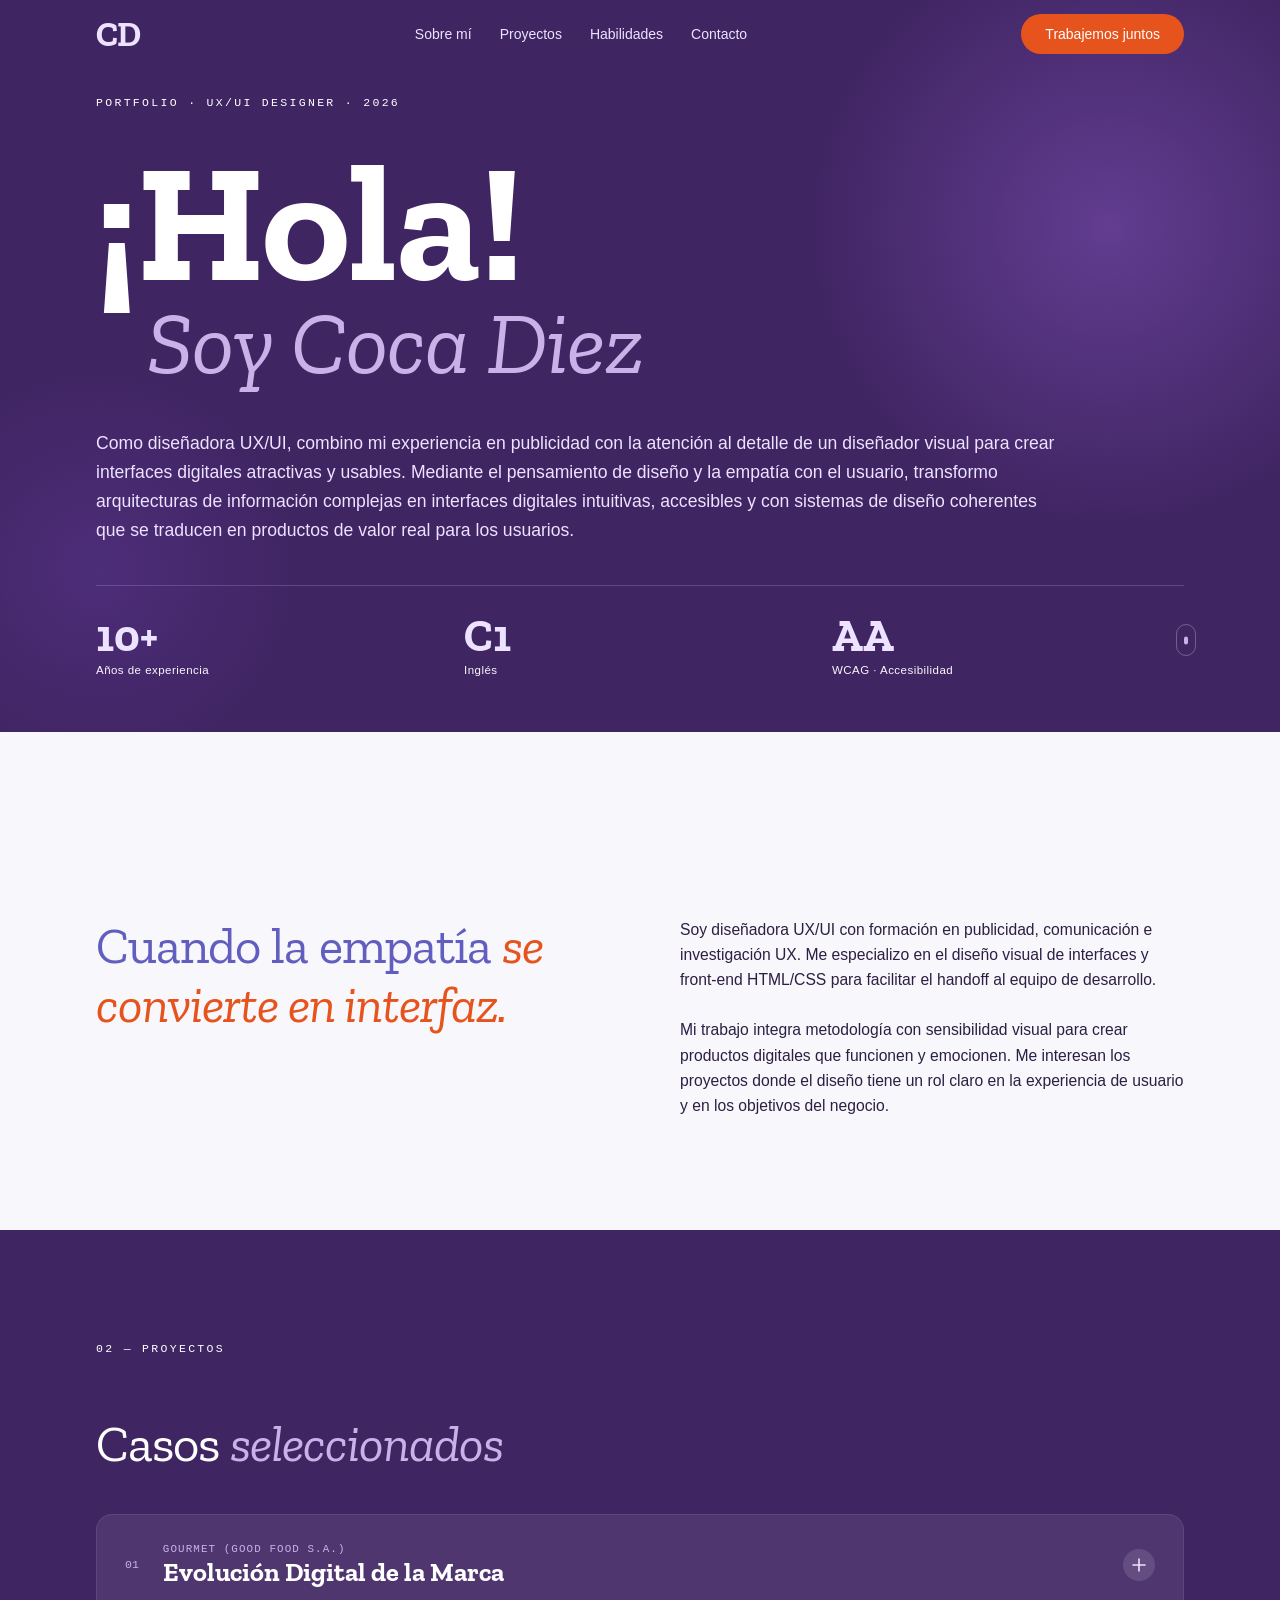
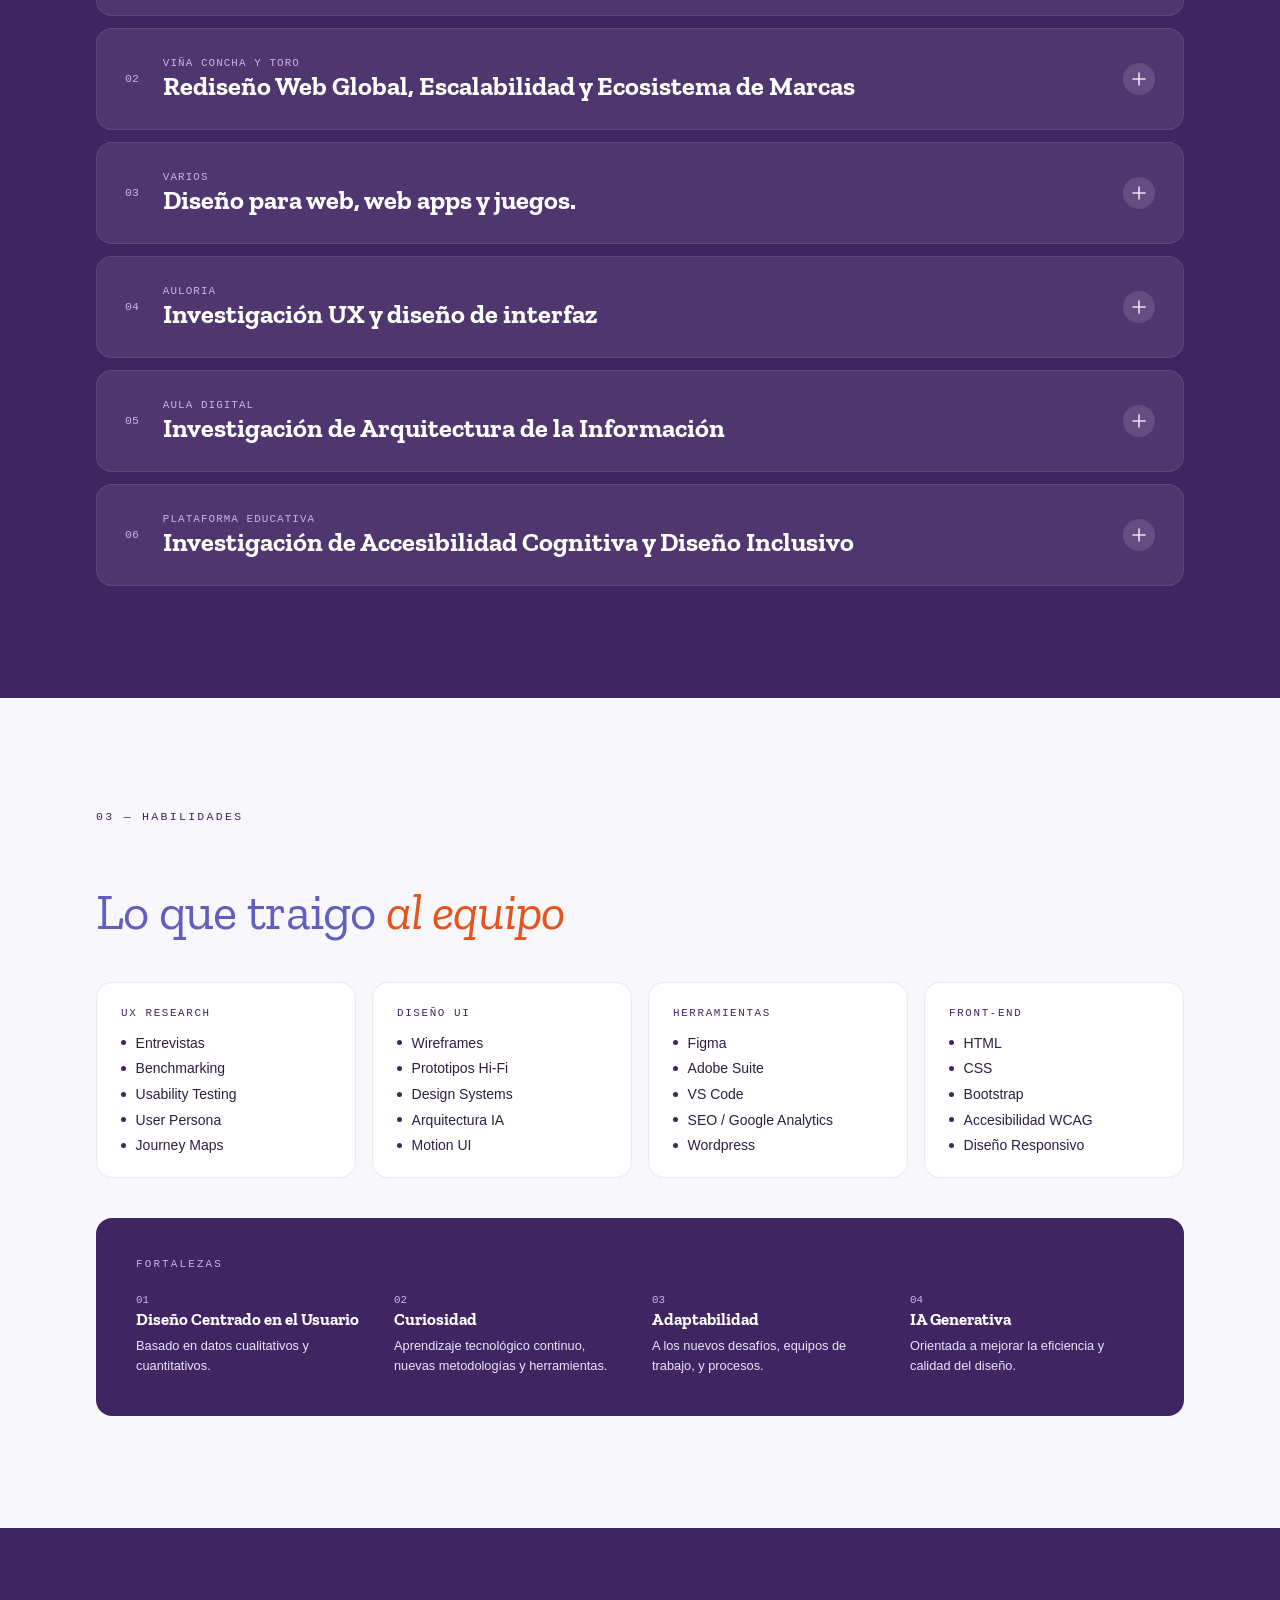
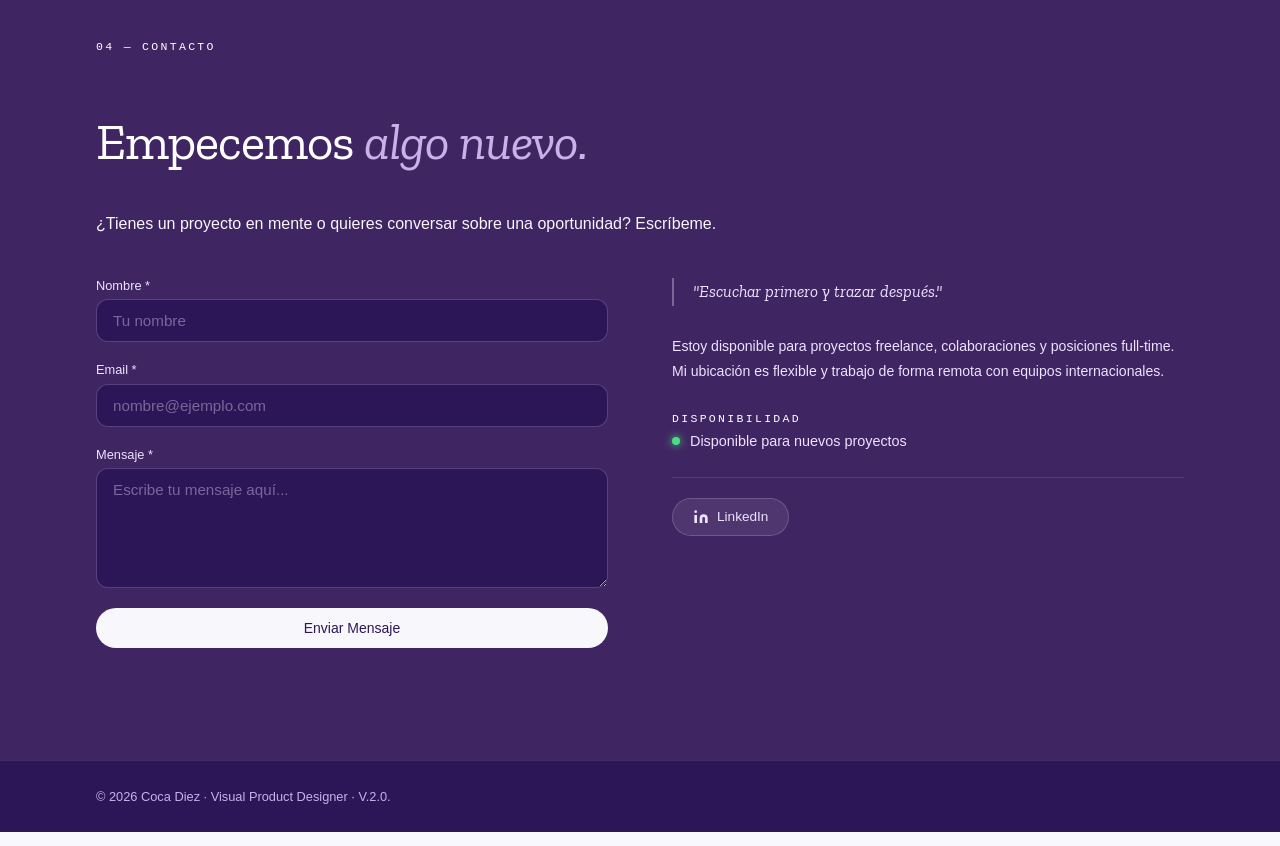
<file: index.html>
<!doctype html>
<html lang="es">

<head>
  <meta charset="UTF-8" />
  <meta name="viewport" content="width=device-width, initial-scale=1.0" />
  <meta name="description"
    content="Coca Diez — Diseñadora especializada en visual design de interfaces para productos digitales." />
  <title>Portfolio · Coca Diez</title>
  <link rel="preconnect" href="https://fonts.googleapis.com" />
  <link rel="preconnect" href="https://fonts.gstatic.com" crossorigin />
  <link
    href="https://fonts.googleapis.com/css2?family=Zilla+Slab:ital,wght@0,400;0,600;0,700;1,400;1,600&family=Ubuntu+Sans:ital,wght@0,300;0,400;0,500;0,600;1,300;1,400&family=Ubuntu+Sans+Mono:wght@400;500&display=swap"
    rel="stylesheet" />
  <link rel="stylesheet" href="portfolio.css" />
</head>

<body>
  <a href="#main-content" class="skip-link">Saltar al contenido principal</a>
  <div id="top"></div>

  <!-- NAV -->
  <header class="custom-nav" id="nav">
    <nav class="custom-nav__inner" aria-label="Navegación principal">
      <a href="#top" class="custom-nav__logo" data-scroll-top aria-label="Volver al inicio">CD</a>
      <ul class="custom-nav__links">
        <li>
          <a href="#about" class="custom-nav__link" data-scroll-link>Sobre mí</a>
        </li>
        <li>
          <a href="#projects" class="custom-nav__link" data-scroll-link>Proyectos</a>
        </li>
        <li>
          <a href="#skills" class="custom-nav__link" data-scroll-link>Habilidades</a>
        </li>
        <li>
          <a href="#contact" class="custom-nav__link" data-scroll-link>Contacto</a>
        </li>
      </ul>
      <a href="#contact" class="btn btn--solid custom-nav__cta" data-scroll-link>Trabajemos
        juntos</a>
      <button class="custom-nav__hamburger" id="hamburger" aria-label="Abrir menú" aria-expanded="false"
        aria-controls="mobile-menu">
        <span></span><span></span><span></span>
      </button>
    </nav>
    <div class="custom-nav__mobile" id="mobile-menu" hidden>
      <ul>
        <li>
          <a href="#about" data-scroll-link data-close-mobile>Sobre mí</a>
        </li>
        <li>
          <a href="#projects" data-scroll-link data-close-mobile>Proyectos</a>
        </li>
        <li>
          <a href="#skills" data-scroll-link data-close-mobile>Habilidades</a>
        </li>
        <li>
          <a href="#contact" data-scroll-link data-close-mobile>Contacto</a>
        </li>
      </ul>
      <button type="button" class="btn btn--solid" data-scroll-link data-scroll-href="#contact" data-close-mobile>
        Trabajemos juntos
      </button>
    </div>
  </header>

  <main id="main-content">
    <!-- HERO -->
    <section class="hero" aria-label="Presentación">
      <div class="hero__glow hero__glow--top" aria-hidden="true"></div>
      <div class="hero__glow hero__glow--bottom" aria-hidden="true"></div>
      <div class="hero__inner">
        <p class="label label--light hero__eyebrow">
          Portfolio · UX/UI Designer · 2026
        </p>
        <h1 class="hero__title" aria-label="Diseño que conecta personas con productos">
          <span class="hero__title-main">¡Hola!</span>
          <span class="hero__title-italic">Soy Coca Diez</span>
        </h1>
        <div class="hero__bottom">
          <p class="hero__bio">
            Como diseñadora UX/UI, combino mi experiencia en publicidad con la atención al detalle de
            un diseñador visual para crear interfaces digitales atractivas y usables. Mediante el pensamiento de
            diseño y la empatía con el usuario, transformo arquitecturas de
            información complejas en interfaces digitales intuitivas, accesibles y con sistemas de diseño coherentes
            que se traducen en productos de valor real para los usuarios.
          </p>
        </div>
        
        <div class="hero__scroll" aria-hidden="true">
          <div class="hero__scroll-dot"></div>
        </div>

        <dl class="hero__stats" aria-label="Estadísticas">
          <div>
            <dt class="hero__stat-num notranslate" translate="no">10+</dt>
            <dd class="hero__stat-label">Años de experiencia</dd>
          </div>
          <div>
            <dt class="hero__stat-num">C1</dt>
            <dd class="hero__stat-label">Inglés</dd>
          </div>
          <div>
            <dt class="hero__stat-num notranslate" translate="no">AA</dt>
            <dd class="hero__stat-label">WCAG · Accesibilidad</dd>
          </div>
        </dl>
      </div>
    </section>

    <!-- ABOUT -->
    <section id="about" class="section section--light" aria-label="Sobre mí">
      <div class="container">
        <p class="label label--dark fade-in">01 — Sobre mí</p>
        <div class="about__grid">
          <div class="fade-in" data-delay="80">
            <h2 class="heading">
              Cuando la empatía <em>se convierte en interfaz.</em>
            </h2>
          </div>
          <div class="about__content fade-in" data-delay="180">
            <p class="body-text">
              Soy diseñadora UX/UI con formación en publicidad, comunicación e investigación UX. Me especializo en el diseño visual de interfaces y front-end HTML/CSS para facilitar el handoff al equipo de desarrollo.
        <br><br>
              Mi trabajo integra metodología con sensibilidad visual para crear productos digitales que funcionen y emocionen. Me interesan los proyectos donde el diseño tiene un rol claro en la experiencia de usuario y en los objetivos del negocio.
            </p>
          </div>
        </div>
      </div>
    </section>

    <!-- PROJECTS -->
    <section id="projects" class="section section--dark" aria-label="Proyectos">
      <div class="container">
        <p class="label label--light fade-in">02 — Proyectos</p>
        <h2 class="heading heading--light fade-in" data-delay="60">
          Casos <em>seleccionados</em>
        </h2>
        <div class="projects__list fade-in" data-delay="120">
          <!-- PROYECTO 1 -->
          <article class="project">
            <div class="project__header">
              <h3 class="project__title">
                <button type="button" class="project__trigger" aria-expanded="false" aria-controls="project-body-1" id="project-header-1">
                  <span class="project__meta">
                    <span class="project__num" aria-hidden="true">01</span>
                    <span class="project__text">
                      <span class="project__tag">GOURMET (Good Food S.A.)</span>
                      <span class="project__heading-text">Evolución Digital de la Marca</span>
                    </span>
                  </span>
                  <span class="project__toggle" aria-hidden="true">
                    <svg width="14" height="14" viewBox="0 0 14 14" fill="none">
                      <path d="M7 1v12M1 7h12" stroke="currentColor" stroke-width="1.6" stroke-linecap="round" />
                    </svg>
                  </span>
                </button>
              </h3>
            </div>
            <div class="project__body" id="project-body-1" role="region" aria-labelledby="project-header-1">
              <div class="project__body-inner">
                <div class="project__gallery">
                  <div class="project__gallery-img-wrapper">
                    <img src="images/24g.webp" alt="Captura del proyecto Good Food 1" class="project__gallery-img"
                      loading="lazy" />
                  </div>
                  <div class="project__gallery-img-wrapper">
                    <img src="images/02g.webp" alt="Captura del proyecto Good Food 2" class="project__gallery-img"
                      loading="lazy" />
                  </div>
                  <div class="project__gallery-img-wrapper">
                    <img src="images/05g.webp" alt="Captura del proyecto Good Food 3" class="project__gallery-img"
                      loading="lazy" />
                  </div>
                  <div class="project__gallery-img-wrapper">
                    <img src="images/08g.webp" alt="Captura del proyecto Good Food 4" class="project__gallery-img"
                      loading="lazy" />
                  </div>
                  <div class="project__gallery-img-wrapper">
                    <img src="images/22g.webp" alt="Captura del proyecto Good Food 5" class="project__gallery-img"
                      loading="lazy" />
                  </div>
                  <div class="project__gallery-img-wrapper">
                    <img src="images/23g.webp" alt="Captura del proyecto Good Food 6" class="project__gallery-img"
                      loading="lazy" />
                  </div>
                  <div class="project__gallery-img-wrapper">
                    <img src="images/10g.webp" alt="Captura del proyecto Good Food 7" class="project__gallery-img"
                      loading="lazy" />
                  </div>
                  <div class="project__gallery-img-wrapper">
                    <img src="images/11g.webp" alt="Captura del proyecto Good Food 8" class="project__gallery-img"
                      loading="lazy" />
                  </div>
                  <div class="project__gallery-img-wrapper">
                    <img src="images/13g.webp" alt="Captura del proyecto Good Food 9" class="project__gallery-img"
                      loading="lazy" />
                  </div>
                  <div class="project__gallery-img-wrapper">
                    <img src="images/14g.webp" alt="Captura del proyecto Good Food 10" class="project__gallery-img"
                      loading="lazy" />
                  </div>
                </div>
                <div class="project__details">
                  <p class="body-text body-text--light">
                    <strong>Contexto y Desafío</strong>
                    Good Food S.A. con su marca de alimentos Gourmet, comenzaba su presencia digital en 2000 con un sitio web. El desafío fue acompañar su crecimiento y evolución tecnológica durante 15 años, adaptándose a nuevas tendencias y necesidades del negocio.
                  </p>
                  <p class="body-text body-text--light">
                    <strong>Rol y Responsabilidades</strong>
                    Como diseñadora UX/UI, fui responsable del diseño de alta fidelidad, de varias versiones del sitio, desarrollo en HTML/CSS, implementación de SEO, diseño y envío de mailings, investigación de usuarios y realización de tests de usabilidad tipo guerrilla para validar y mejorar la experiencia. Iteración con el cliente y asesoría permanente.
                  </p>
                  <p class="body-text body-text--light">
                    <strong>Proceso y Metodología</strong>
                    Introducción temprana de SEO y métricas de Google Analytics para fidelización orgánica. Investigación de usuarios para entender sus necesidades y comportamientos. Tests de usabilidad tipo guerrilla para obtener feedback rápido y mejorar iterativamente los diseños. Creación progresiva de nuevas funciones: mailing mensual, gamificación, tienda online, RRSS integradas (Facebook, YouTube y Twitter) y campañas digitales de lanzamiento de productos nuevos.
                  </p>
                  <p class="body-text body-text--light">
                    Migración del sitio a WordPress en las últimas versiones, cuidando que el capital SEO adquirido no solo se mantuviera, sino que mejorara. Desarrollo de un "tema Gourmet" personalizado para facilitar la creación y edición de páginas mediante templates. Capacitación al cliente para que pudiera gestionar autónomamente la adición de contenido, como recetas, tips de cocina y otros.
                  </p>
                  <p class="body-text body-text--light">
                    <strong>Resultados e Impacto</strong>
                    Arquitectura de la información centrada en el usuario y flujos eficientes. 40.000 suscriptores orgánicos al mailing mensual con suscripciones orgánicas de usuarios activos, con una alta tasa de lectura y bajísima tasa de rebote. Excelente posicionamiento SEO orgánico y crecimiento sostenido de la marca en el ecosistema digital. Cliente empoderado para gestionar contenido digital sin depender del equipo técnico.
                  </p>
                  <ul class="methods" aria-label="Metodologías aplicadas">
                    <li class="method">Design Thinking</li>
                    <li class="method">Arquitectura de la Información</li>
                    <li class="method">HTML/CSS</li>
                    <li class="method">Wordpress</li>
                    <li class="method">SEO</li>
                    <li class="method">Sistema de Diseño</li>
                    <li class="method">Tipografía</li>
                    <li class="method">Color</li>
                  </ul>
                </div>
              </div>
            </div>
          </article>

          <!-- PROYECTO 2 -->
          <article class="project">
            <div class="project__header">
              <h3 class="project__title">
                <button type="button" class="project__trigger" aria-expanded="false" aria-controls="project-body-2" id="project-header-2">
                  <span class="project__meta">
                    <span class="project__num" aria-hidden="true">02</span>
                    <span class="project__text">
                      <span class="project__tag">Viña Concha y Toro</span>
                      <span class="project__heading-text">Rediseño Web Global, Escalabilidad y Ecosistema de Marcas</span>
                    </span>
                  </span>
                  <span class="project__toggle" aria-hidden="true">
                    <svg width="14" height="14" viewBox="0 0 14 14" fill="none">
                      <path d="M7 1v12M1 7h12" stroke="currentColor" stroke-width="1.6" stroke-linecap="round" />
                    </svg>
                  </span>
                </button>
              </h3>
            </div>
            <div class="project__body" id="project-body-2" role="region" aria-labelledby="project-header-2">
              <div class="project__body-inner">
                <div class="project__gallery">
                  <div class="project__gallery-img-wrapper">
                    <img src="images/01cyt.webp" alt="Captura del proyecto Viña Concha y Toro 1"
                      class="project__gallery-img" loading="lazy" />
                  </div>
                  <div class="project__gallery-img-wrapper">
                    <img src="images/02cyt.webp" alt="Captura del proyecto Viña Concha y Toro 2"
                      class="project__gallery-img" loading="lazy" />
                  </div>
                  <div class="project__gallery-img-wrapper">
                    <img src="images/04cyt.webp" alt="Captura del proyecto Viña Concha y Toro 3"
                      class="project__gallery-img" loading="lazy" />
                  </div>
                  <div class="project__gallery-img-wrapper">
                    <img src="images/05cyt.webp" alt="Captura del proyecto Viña Concha y Toro 4"
                      class="project__gallery-img" loading="lazy" />
                  </div>
                  <div class="project__gallery-img-wrapper">
                    <img src="images/06cyt.webp" alt="Captura del proyecto Viña Concha y Toro 5"
                      class="project__gallery-img" loading="lazy" />
                  </div>
                  <div class="project__gallery-img-wrapper">
                    <img src="images/07cyt.webp" alt="Captura del proyecto Viña Concha y Toro 6"
                      class="project__gallery-img" loading="lazy" />
                  </div>
                  <div class="project__gallery-img-wrapper">
                    <img src="images/08cyt.webp" alt="Captura del proyecto Viña Concha y Toro 7"
                      class="project__gallery-img" loading="lazy" />
                  </div>
                  <div class="project__gallery-img-wrapper">
                    <img src="images/09cyt.webp" alt="Captura del proyecto Viña Concha y Toro 8"
                      class="project__gallery-img" loading="lazy" />
                  </div>
                  <div class="project__gallery-img-wrapper">
                    <img src="images/11cyt.webp" alt="Captura del proyecto Viña Concha y Toro 9"
                      class="project__gallery-img" loading="lazy" />
                  </div>
                  <div class="project__gallery-img-wrapper">
                    <img src="images/12cyt.webp" alt="Captura del proyecto Viña Concha y Toro 10"
                      class="project__gallery-img" loading="lazy" />
                  </div>
                </div>
                <div class="project__details">
                  <p class="body-text body-text--light">
                    <strong>Contexto y Desafío</strong>
                    La empresa de ingeniería a cargo de crear un CMS propietario para Viña Concha y Toro nos convocó a un equipo de diseño y desarrollo web para apoyarlos con la propuesta visual y el front-end del proyecto. El requerimiento exigía una plataforma bilingüe (inglés y español), una propuesta visual innovadora de alto impacto que proyectara el liderazgo mundial de la marca. Sin embargo, tras un par de años de uso, el motor de contenidos comenzó a presentar frecuentes fallas técnicas que generaban una gran fricción en múltiples tareas. Esto dio paso a una segunda etapa donde se nos encomendó migrar la plataforma a WordPress para resolver la inestabilidad, otorgar independencia en la publicación de contenidos en un proyecto escalable a largo plazo.
                  </p>
                  <p class="body-text body-text--light">
                    <strong>Rol y Responsabilidades</strong>
                    En ambas etapas asumí el rol de Diseñadora UX/UI y fui la responsable de conceptualizar el look and feel, diseñar todas las páginas y secciones, y maquetar los HTML y CSS para su integración en el CMS propietario. En la segunda etapa mantuve estas mismas funciones durante la migración, diseñando luego distintos minisitios y dando mantenimiento al ecosistema.
                  </p>
                  <p class="body-text body-text--light">
                    <strong>Proceso y Metodología</strong>
                    En la primera etapa, se definieron wireframes, se realizaron prototipos, diseño de alta fidelidad, entrega de los archivos HTML y guidelines necesarios para el desarrollo del CMS propietario. Para la segunda fase, cooperé en la transición hacia WordPress migrando la estructura existente, pero incorporando el resultado de iteraciones y mejoras continuas de usabilidad. A partir de esa nueva base, diseñé un sitio para la comunidad del club de fans de la viña y posteriormente, un nuevo minisitio ampliando el alcance a mercados asiáticos con traducción al chino mandarín, coreano y japonés para respaldar la alianza global de la viña con el equipo de fútbol profesional de Inglaterra Manchester United.
                  </p>
                  <p class="body-text body-text--light">
                    <strong>Resultados e Impacto</strong>
                    La migración a WordPress eliminó las fallas del sistema anterior y devolvió la autonomía operativa a los periodistas y encargados de comunicaciones para publicar material en sus respectivas áreas. La flexibilidad del nuevo ecosistema permitió acompañar la expansión internacional de la viña y adaptar su presencia a mercados estratégicos. El proyecto derivó en un servicio recurrente donde diseñé, maqueté y envié un mailing mensual, además de dar mantenimiento continuo durante siete años.
                  </p>
                  <ul class="methods" aria-label="Metodologías aplicadas">
                     <li class="method">Equipo Interdisciplinario</li>
                     <li class="method">Adaptabilidad</li>
                     <li class="method">Entornos Ágiles</li>
                     <li class="method">Wireframes</li>
                    <li class="method">HTML/CSS</li>
                    <li class="method">Adobe Suite</li>
                    <li class="method">Wordpress</li>
                    <li class="method">Guidelines de Diseño</li>
                  </ul>
                </div>
              </div>
            </div>
          </article>

          <!-- PROYECTO 3 -->
          <article class="project">
            <div class="project__header">
              <h3 class="project__title">
                <button type="button" class="project__trigger" aria-expanded="false" aria-controls="project-body-3" id="project-header-3">
                  <span class="project__meta">
                    <span class="project__num" aria-hidden="true">03</span>
                    <span class="project__text">
                      <span class="project__tag">Varios</span>
                      <span class="project__heading-text">Diseño para web, web apps y juegos.</span>
                    </span>
                  </span>
                  <span class="project__toggle" aria-hidden="true">
                    <svg width="14" height="14" viewBox="0 0 14 14" fill="none">
                      <path d="M7 1v12M1 7h12" stroke="currentColor" stroke-width="1.6" stroke-linecap="round" />
                    </svg>
                  </span>
                </button>
              </h3>
            </div>
            <div class="project__body" id="project-body-3" role="region" aria-labelledby="project-header-3">
              <div class="project__body-inner">
                <div class="project__gallery">
                  <div class="project__gallery-img-wrapper">
                    <img src="images/matetic.webp" alt="Captura del proyecto Viña Matetic" class="project__gallery-img"
                      loading="lazy" />
                  </div>
                  <div class="project__gallery-img-wrapper">
                    <img src="images/f-mayer.webp" alt="Captura del proyecto Muebles Fernando Mayer" class="project__gallery-img"
                      loading="lazy" />
                  </div>
                  <div class="project__gallery-img-wrapper">
                    <img src="images/casabaros.webp" alt="Captura del proyecto Joyería Casabarros" class="project__gallery-img"
                      loading="lazy" />
                  </div>
                  <div class="project__gallery-img-wrapper">
                    <img src="images/casona.webp" alt="Captura del sitio Hotel La Casona" class="project__gallery-img"
                      loading="lazy" />
                  </div>
                  <div class="project__gallery-img-wrapper">
                    <img src="images/aviasur.webp" alt="Captura del sitio Aviasur" class="project__gallery-img"
                      loading="lazy" />
                  </div>
                  <div class="project__gallery-img-wrapper">
                    <img src="images/piar.webp" alt="Captura del sitio Piar Comunicaciones" class="project__gallery-img"
                      loading="lazy" />
                  </div>
                  <div class="project__gallery-img-wrapper">
                    <img src="images/barbie.webp" alt="Captura del juego para Barbie y el Castillo de Diamantes" class="project__gallery-img"
                      loading="lazy" />
                  </div>
                  <div class="project__gallery-img-wrapper">
                    <img src="images/savory.webp" alt="Captura del juego helado Embalao de Savory" class="project__gallery-img"
                      loading="lazy" />
                  </div>
                  <div class="project__gallery-img-wrapper">
                    <img src="images/michelin2.webp" alt="Captura de interface del proyecto Michelin" class="project__gallery-img"
                      loading="lazy" />
                  </div>
                  <div class="project__gallery-img-wrapper">
                    <img src="images/entel3.webp" alt="Captura de aplicación para Entel PCS" class="project__gallery-img"
                      loading="lazy" />
                  </div>
                </div>
                <div class="project__details">
                  <p class="body-text body-text--light">
                    <strong>Otros Proyectos</strong>
                    A lo largo de mi carrera he tenido la oportunidad de colaborar con muchas marcas y empresas, grandes y pequeñas, de una amplia cantidad de sectores, en el diseño de sus productos digitales. Cada proyecto ha sido una oportunidad única para aprender, aplicar metodologías y diseñar soluciones para los más diversos tipos de usuarios y necesidades. Algunos ejemplos:
                  </p>
                  <p class="body-text body-text--light">
                    <strong>Matetic, La Casona y Aviasur:</strong>
                    Diseño, desarrollo y actualización mensual de sitios web. Varias versiones a lo largo de los años.
                  </p>
                  <p class="body-text body-text--light">
                    <strong>Fernando Mayer, Casabarros, La Casona, Piar:</strong>
                    Rediseño de sitios web y arquitectura de la información.
                  </p>
                  <p class="body-text body-text--light">
                    <strong>Barbie:</strong>
                    Diseño de juego online para campaña de lanzamiento de Barbie Diamond Castle.
                  </p>
                  <p class="body-text body-text--light">
                    <strong>Embalao:</strong>
                    Diseño de juego online para lanzamiento del helado "Embalao" de la marca Savory.
                  </p>
                  <p class="body-text body-text--light">
                    <strong>Michelin:</strong>
                    Interfaz de usuario para aplicación. Interpretación de datos y monitoreo de estado de neumáticos mineros.
                  </p>
                  <p class="body-text body-text--light">
                    <strong>Entel PCS:</strong>
                    Aplicación web recomendador de planes de telefonía celular.
                  </p>
                  <ul class="methods" aria-label="Metodologías aplicadas">
                    <li class="method">Entornos Ágiles</li>
                    <li class="method">Visual Design</li>
                    <li class="method">Design Thinking</li>
                    <li class="method">Arquitectura de la Información</li>
                    <li class="method">Adobe Suite</li>
                    <li class="method">Color</li>
                    <li class="method">Tipografía</li>
                    <li class="method">Layout</li>
                    <li class="method">Alta Fidelidad</li>
                  </ul>
                </div>
              </div>
            </div>
          </article>

          <!-- PROYECTO 4 -->
          <article class="project">
            <div class="project__header">
              <h3 class="project__title">
                <button type="button" class="project__trigger" aria-expanded="false" aria-controls="project-body-4" id="project-header-4">
                  <span class="project__meta">
                    <span class="project__num" aria-hidden="true">04</span>
                    <span class="project__text">
                      <span class="project__tag">Auloria</span>
                      <span class="project__heading-text">Investigación UX y diseño de interfaz</span>
                    </span>
                  </span>
                  <span class="project__toggle" aria-hidden="true">
                    <svg width="14" height="14" viewBox="0 0 14 14" fill="none">
                      <path d="M7 1v12M1 7h12" stroke="currentColor" stroke-width="1.6" stroke-linecap="round" />
                    </svg>
                  </span>
                </button>
              </h3>
            </div>
            <div class="project__body" id="project-body-4" role="region" aria-labelledby="project-header-4">
              <div class="project__body-inner">
                <div class="project__gallery">
                  <div class="project__gallery-img-wrapper">
                    <img src="images/Auloria-01.webp" alt="Captura del proyecto Auloria 1" class="project__gallery-img"
                      loading="lazy" />
                  </div>
                  <div class="project__gallery-img-wrapper">
                    <img src="images/Auloria-02b.webp" alt="Captura del proyecto Auloria 2" class="project__gallery-img"
                      loading="lazy" />
                  </div>
                  <div class="project__gallery-img-wrapper">
                    <img src="images/Auloria-04.webp" alt="Captura del proyecto Auloria 3" class="project__gallery-img"
                      loading="lazy" />
                  </div>
                  <div class="project__gallery-img-wrapper">
                    <img src="images/Auloria-11.webp" alt="Captura del proyecto Auloria 4" class="project__gallery-img"
                      loading="lazy" />
                  </div>
                  <div class="project__gallery-img-wrapper">
                    <img src="images/Auloria-10.webp" alt="Captura del proyecto Auloria 5" class="project__gallery-img"
                      loading="lazy" />
                  </div>
                  <div class="project__gallery-img-wrapper">
                    <img src="images/Auloria-09.webp" alt="Captura del proyecto Auloria 6" class="project__gallery-img"
                      loading="lazy" />
                  </div>
                </div>
                <div class="project__details">
                  <p class="body-text body-text--light">
                    <strong>Contexto y Desafío</strong>
                    Auloria presentaba problemas de usabilidad, navegación confusa y saturación técnica que provocaban alta carga cognitiva e inscripciones frustradas. El desafío consistió en transformar la interfaz en una experiencia intuitiva, clara y adaptable a distintos dispositivos.
                  </p>
                  <p class="body-text body-text--light">
                    <strong>Rol y Responsabilidades</strong>
                    Como Diseñadora UX/UI y Visual, participé en la evaluación heurística, definición de los User Personas y estructuración del sistema de diseño bajo la metodología Atomic Design. Participé en el diseño de la interfaz de alta fidelidad y ejecuté las pruebas de usabilidad en Maze.
                  </p>
                  <p class="body-text body-text--light">
                    <strong>Proceso y Metodología</strong>
                    Inicié identificando fallos clave como la falta de feedback en el carrito y el desorden en la cabecera. Reestructuré las pantallas usando patrones de lectura F y Z, construí componentes modulares accesibles y validé el prototipo con usuarios en un test cuantitativo y cualitativo.
                  </p>
                  <p class="body-text body-text--light">
                    <strong>Resultados e Impacto</strong>
                    A pesar de una percepción positiva inicial, las métricas revelaron un cincuenta por ciento de clics erróneos debido al sesgo de cortesía. Iteré la solución agregando confirmaciones inmediatas al seleccionar cursos y entregué un sistema responsivo listo para escalar.
                  </p>
                  <ul class="methods" aria-label="Metodologías aplicadas">
                    <li class="method">Investigación de Usuarios</li>
                    <li class="method">Figma</li>
                    <li class="method">Análisis Heurístico</li>
                    <li class="method">User Personas</li>
                    <li class="method">User Journey Map</li>
                    <li class="method">Alta Fidelidad</li>
                    <li class="method">Guidelines</li>
                    <li class="method">Sistema de Diseño</li>
                  </ul>
                </div>
              </div>
            </div>
          </article>

          <!-- PROYECTO 5 -->
          <article class="project">
            <div class="project__header">
              <h3 class="project__title">
                <button type="button" class="project__trigger" aria-expanded="false" aria-controls="project-body-5" id="project-header-5">
                  <span class="project__meta">
                    <span class="project__num" aria-hidden="true">05</span>
                    <span class="project__text">
                      <span class="project__tag">Aula Digital</span>
                      <span class="project__heading-text">Investigación de Arquitectura de la Información</span>
                    </span>
                  </span>
                  <span class="project__toggle" aria-hidden="true">
                    <svg width="14" height="14" viewBox="0 0 14 14" fill="none">
                      <path d="M7 1v12M1 7h12" stroke="currentColor" stroke-width="1.6" stroke-linecap="round" />
                    </svg>
                  </span>
                </button>
              </h3>
            </div>
            <div class="project__body" id="project-body-5" role="region" aria-labelledby="project-header-5">
              <div class="project__body-inner">
                <div class="project__gallery">
                  <div class="project__gallery-img-wrapper">
                    <img src="images/aula-01.webp" alt="Captura del proyecto Aula Digital 1"
                      class="project__gallery-img" loading="lazy" />
                  </div>
                  <div class="project__gallery-img-wrapper">
                    <img src="images/aula-003.webp" alt="Captura del proyecto Aula Digital 2"
                      class="project__gallery-img" loading="lazy" />
                  </div>
                  <div class="project__gallery-img-wrapper">
                    <img src="images/aula-004.webp" alt="Captura del proyecto Aula Digital 3"
                      class="project__gallery-img" loading="lazy" />
                  </div>
                  <div class="project__gallery-img-wrapper">
                    <img src="images/aula-005.webp" alt="Captura del proyecto Aula Digital 4"
                      class="project__gallery-img" loading="lazy" />
                  </div>
                  <div class="project__gallery-img-wrapper">
                    <img src="images/aula-006.webp" alt="Captura del proyecto Aula Digital 5"
                      class="project__gallery-img" loading="lazy" />
                  </div>
                  <div class="project__gallery-img-wrapper">
                    <img src="images/aula-007.jpg" alt="Captura del proyecto Aula Digital 6"
                      class="project__gallery-img" loading="lazy" />
                  </div>
                  <div class="project__gallery-img-wrapper">
                    <img src="images/aula-008.webp" alt="Captura del proyecto Aula Digital 7"
                      class="project__gallery-img" loading="lazy" />
                  </div>
                  <div class="project__gallery-img-wrapper">
                    <img src="images/aula-009.webp" alt="Captura del proyecto Aula Digital 8"
                      class="project__gallery-img" loading="lazy" />
                  </div>
                </div>
                <div class="project__details">
                  <p class="body-text body-text--light">
                    <strong>Contexto y Desafío</strong>
                    La plataforma presentaba problemas de navegación y organización de contenidos que generaban confusión en los usuarios:
                  </p>
                  <p class="body-text body-text--light">
                    • Dificultad para encontrar cursos específicos<br>
                    • Estructura poco clara y jerarquía confusa<br>
                    • Desorientación en tareas clave como búsqueda y gestión de cuenta
                  </p>
                  <p class="body-text body-text--light">
                    Esto generaba fricción cognitiva, pérdida de tiempo y una experiencia poco eficiente. El desafío fue diseñar una arquitectura de información limpia para seleccionar opciones en pocos clics.
                  </p>
                  <p class="body-text body-text--light">
                    <strong>Rol y Responsabilidades</strong>
                    Participé como UX Researcher y Arquitecta de la Información, análisis competitivo, test iniciales, mapeo de servicios y la investigación del modelo mental del usuario. Diseñé el mapa de navegación, los wireframes y coordiné los Tree Testing.
                  </p>
                  <p class="body-text body-text--light">
                    <strong>Proceso y Metodología</strong>
                    Análisis de la competencia y ejecución de un test de guerrilla que registró hasta noventa y ocho segundos de demora por tarea. Con el perfil de un usuario con tiempo limitado, realicé un Card Sorting que dividió el sitio en tres bloques claros y estructuré una propuesta validada mediante Tree Testing.
                  </p>
                  <p class="body-text body-text--light">
                    <strong>Resultados e Impacto</strong>
                    • 42.9% tasa de éxito general en navegación<br>
                    • 85.7% acierto en primer clic en sección principal (Explorar)<br>
                    • Identificación de puntos críticos de confusión en navegación profunda, ambigüedad en etiquetas y detección de “fugas” hacia secciones incorrectas.
                  </p>
                  <p class="body-text body-text--light">
                    Estos resultados evidenciaron la necesidad de mejorar la organización, navegación, etiquetado y búsqueda lo que se pudo aplicar a un nuevo flujo de usuarios y un nuevo mapa del sitio como resultado final.
                  </p>
                  <ul class="methods" aria-label="Metodologías aplicadas">
                     <li class="method">Benchmark</li>
                     <li class="method">Mapeo de Servicios</li>
                     <li class="method">Card Sorting</li>
                    <li class="method">Tree Testing</li>
                    <li class="method">Site Map</li>
                    <li class="method">Pruebas de Usabilidad</li>
                  </ul>
                </div>
              </div>
            </div>
          </article>

          <!-- PROYECTO 6 -->
          <article class="project">
            <div class="project__header">
              <h3 class="project__title">
                <button type="button" class="project__trigger" aria-expanded="false" aria-controls="project-body-6" id="project-header-6">
                  <span class="project__meta">
                    <span class="project__num" aria-hidden="true">06</span>
                    <span class="project__text">
                      <span class="project__tag">Plataforma educativa</span>
                      <span class="project__heading-text">Investigación de Accesibilidad Cognitiva y Diseño Inclusivo</span>
                    </span>
                  </span>
                  <span class="project__toggle" aria-hidden="true">
                    <svg width="14" height="14" viewBox="0 0 14 14" fill="none">
                      <path d="M7 1v12M1 7h12" stroke="currentColor" stroke-width="1.6" stroke-linecap="round" />
                    </svg>
                  </span>
                </button>
              </h3>
            </div>
            <div class="project__body" id="project-body-6" role="region" aria-labelledby="project-header-6">
              <div class="project__body-inner">
                <div class="project__gallery">
                  <div class="project__gallery-img-wrapper">
                    <img src="images/UX4ALL-1.webp" alt="Captura del proyecto Aula Digital Research 1"
                      class="project__gallery-img" loading="lazy" />
                  </div>
                  <div class="project__gallery-img-wrapper">
                    <img src="images/UX4ALL-2.webp" alt="Captura del proyecto Aula Digital Research 2"
                      class="project__gallery-img" loading="lazy" />
                  </div>
                  <div class="project__gallery-img-wrapper">
                    <img src="images/UX4ALL-3.webp" alt="Captura del proyecto Aula Digital Research 3"
                      class="project__gallery-img" loading="lazy" />
                  </div>
                  <div class="project__gallery-img-wrapper">
                    <img src="images/UX4ALL-4.webp" alt="Captura del proyecto Aula Digital Research 4"
                      class="project__gallery-img" loading="lazy" />
                  </div>
                  <div class="project__gallery-img-wrapper">
                    <img src="images/UX4ALL-5.webp" alt="Captura del proyecto Aula Digital Research 5"
                      class="project__gallery-img" loading="lazy" />
                  </div>
                  <div class="project__gallery-img-wrapper">
                    <img src="images/UX4ALL-6.webp" alt="Captura del proyecto Aula Digital Research 6"
                      class="project__gallery-img" loading="lazy" />
                  </div>
                  <div class="project__gallery-img-wrapper">
                    <img src="images/UX4ALL-7.webp" alt="Captura del proyecto Aula Digital Research 7"
                      class="project__gallery-img" loading="lazy" />
                  </div>
                  <div class="project__gallery-img-wrapper">
                    <img src="images/UX4ALL-8.webp" alt="Captura del proyecto Aula Digital Research 8"
                      class="project__gallery-img" loading="lazy" />
                  </div>
                  <div class="project__gallery-img-wrapper">
                    <img src="images/UX4ALL-9.webp" alt="Captura del proyecto Aula Digital Research 9"
                      class="project__gallery-img" loading="lazy" />
                  </div>
                  <div class="project__gallery-img-wrapper">
                    <img src="images/UX4ALL-10.webp" alt="Captura del proyecto Aula Digital Research 10"
                      class="project__gallery-img" loading="lazy" />
                  </div>
                </div>
                <div class="project__details">
                  <p class="body-text body-text--light">
                    <strong>Contexto y Desafío</strong>
                    Las plataformas de aprendizaje digital suelen presentar sobrecarga informativa, falta de contraste y arquitecturas confusas que dificultan el estudio. El reto fue aplicar investigación cualitativa bajo el enfoque del Diseño Centrado en el Usuario para identificar problemas reales de accesibilidad visual y cognitiva, demostrando que una interfaz predecible y limpia beneficia a todo tipo de estudiantes.
                  </p>
                  <p class="body-text body-text--light">
                    <strong>Rol y Responsabilidades</strong>
                    Como investigadora UX y diseñadora de interacción, colaboré en la conducción de 3 de las 8 entrevistas semiestructuradas, realicé el análisis comparativo de la competencia y participé en la creación del mapa del sitio, wireframes en Balsamiq, pruebas de usabilidad y evaluación heurística.
                  </p>
                  <p class="body-text body-text--light">
                    <strong>Proceso y Metodología</strong>
                    La investigación inició con entrevistas para detectar problemas de usabilidad e inconsistencias en plataformas actuales. Con la evidencia cualitativa y el mapa de viaje del usuario, realizamos sesiones de bocetado rápido, definimos la estructura del sitio e implementamos un prototipo en baja fidelidad que fue evaluado mediante los 10 principios heurísticos de Nielsen.
                  </p>
                  <p class="body-text body-text--light">
                    <strong>Resultados e Impacto</strong>
                    La evaluación heurística reflejó un promedio de 1,4 (problemas cosméticos a menores), confirmando una propuesta funcional sin fallos críticos. El estudio permitió definir acciones clave como la inclusión de un modo de alta concentración, confirmaciones en flujos de pago y etiquetas textuales claras para reducir la carga mental, incorporando personas, journey maps y recomendaciones WCAG 2.1 AA.
                  </p>
                  <ul class="methods" aria-label="Metodologías aplicadas">
                    <li class="method">Entrevistas a Usuarios</li>
                    <li class="method">Benchmark</li>
                    <li class="method">Diseño Centrado en el Usuario</li>
                    <li class="method">Flujos de Usuario</li>
                    <li class="method">Sketch</li>
                    <li class="method">Wireframe</li>
                    <li class="method">Pruebas de Usabilidad</li>
                    <li class="method">Journey Map</li>
                    <li class="method">WCAG 2.1 AAA</li>
                  </ul>
                </div>
              </div>
            </div>
          </article>
        </div>
      </div>
    </section>

    <!-- SKILLS -->
    <section id="skills" class="section section--light" aria-label="Habilidades">
      <div class="container">
        <p class="label label--dark fade-in">03 — Habilidades</p>
        <h2 class="heading fade-in" data-delay="60">
          Lo que traigo <em>al equipo</em>
        </h2>
        <div class="skills__grid">
          <div class="skill-card fade-in" data-delay="0">
            <p class="skill-card__label">UX Research</p>
            <ul>
              <li>Entrevistas</li>
              <li>Benchmarking</li>
              <li>Usability Testing</li>
              <li>User Persona</li>
              <li>Journey Maps</li>
            </ul>
          </div>
          <div class="skill-card fade-in" data-delay="70">
            <p class="skill-card__label">Diseño UI</p>
            <ul>
              <li>Wireframes</li>
              <li>Prototipos Hi-Fi</li>
              <li>Design Systems</li>
              <li>Arquitectura IA</li>
              <li>Motion UI</li>
            </ul>
          </div>
          <div class="skill-card fade-in" data-delay="140">
            <p class="skill-card__label">Herramientas</p>
            <ul>
              <li>Figma</li>
              <li>Adobe Suite</li>
              <li>VS Code</li>
              <li>SEO / Google Analytics</li>
              <li>Wordpress</li>
            </ul>
          </div>
          <div class="skill-card fade-in" data-delay="210">
            <p class="skill-card__label">Front-End</p>
            <ul>
              <li>HTML</li>
              <li>CSS</li>
              <li>Bootstrap</li>
              <li>Accesibilidad WCAG</li>
              <li>Diseño Responsivo</li>
            </ul>
          </div>
        </div>
        <div class="process fade-in" data-delay="280">
          <p class="process__eyebrow">Fortalezas</p>
          <div class="process__steps">
            <div class="process__step">
              <span class="process__num">01</span><strong>Diseño Centrado en el Usuario</strong>
              <p>Basado en datos cualitativos y cuantitativos.</p>
            </div>
            <div class="process__step">
              <span class="process__num">02</span><strong>Curiosidad</strong>
              <p>Aprendizaje tecnológico continuo, nuevas metodologías y herramientas.</p>
            </div>
            <div class="process__step">
              <span class="process__num">03</span><strong>Adaptabilidad</strong>
              <p>A los nuevos desafíos, equipos de trabajo, y procesos.</p>
            </div>
            <div class="process__step">
              <span class="process__num">04</span><strong>IA Generativa</strong>
              <p>Orientada a mejorar la eficiencia y calidad del diseño.</p>
            </div>
          </div>
        </div>
      </div>
    </section>

    <!-- CONTACT -->
    <section id="contact" class="section section--dark" aria-label="Contacto">
      <div class="container">
        <p class="label label--light fade-in">04 — Contacto</p>
        <h2 class="heading heading--light fade-in" data-delay="60">
          Empecemos <em>algo nuevo.</em>
        </h2>
        <p class="contact__intro fade-in" data-delay="100">
          ¿Tienes un proyecto en mente o quieres conversar sobre una
          oportunidad? Escríbeme.
        </p>
        <div class="contact__grid">
          <form class="contact-form fade-in" data-delay="100" id="contactForm" novalidate
            action="https://formsubmit.co/cocadiez@gmail.com" method="POST">
            <div class="contact-form__group">
              <label for="nombre" class="etiqueta">Nombre *</label>
              <input type="text" name="nombre" class="contact-form__input" id="nombre" placeholder="Tu nombre"
                required aria-describedby="nombre-error" aria-invalid="false" />
              <p class="contact-form__error" id="nombre-error">Ingresa tu nombre.</p>
            </div>

            <div class="contact-form__group">
              <label for="email" class="etiqueta">Email *</label>
              <input type="email" name="email" class="contact-form__input" id="email"
                placeholder="nombre@ejemplo.com" required aria-describedby="email-error" aria-invalid="false" />
              <p class="contact-form__error" id="email-error">Ingresa un email válido.</p>
            </div>

            <div class="contact-form__group">
              <label for="mensaje" class="etiqueta">Mensaje *</label>
              <textarea name="mensaje" class="contact-form__input contact-form__input--textarea"
                placeholder="Escribe tu mensaje aquí..." id="mensaje" required aria-describedby="mensaje-error"
                aria-invalid="false"></textarea>
              <p class="contact-form__error" id="mensaje-error">Escribe un mensaje.</p>
            </div>

            <input type="hidden" name="_subject" value="Nuevo mensaje desde tu portafolio" />
            <input type="hidden" name="_captcha" value="false" />

            <button type="submit" class="btn btn--solid btn--full contact-submit-btn">
              Enviar Mensaje
            </button>

            <div id="formAlert" class="form-alert form-alert--hidden" role="alert" aria-live="polite"></div>
          </form>

          <div class="contact__sidebar fade-in" data-delay="200">
            <blockquote class="contact__quote">
              "Escuchar primero y trazar después."
            </blockquote>
            <p class="body-text body-text--muted">
              Estoy disponible para proyectos freelance, colaboraciones y
              posiciones full-time. Mi ubicación es flexible y trabajo de
              forma remota con equipos internacionales.
            </p>
            <div class="contact__avail">
              <p class="label label--light contact__avail-label">
                Disponibilidad
              </p>
              <div class="contact__avail-row">
                <span class="avail-dot" aria-hidden="true"></span><span>Disponible para nuevos proyectos</span>
              </div>
            </div>
            <div class="contact__social">
              <a href="https://www.linkedin.com/in/mary-luz-diez-i-13644645" target="_blank" rel="noopener noreferrer"
                class="social-btn" aria-label="Ver perfil de LinkedIn">
                <svg width="16" height="16" viewBox="0 0 24 24" fill="currentColor" aria-hidden="true">
                  <path
                    d="M16 8a6 6 0 0 1 6 6v7h-4v-7a2 2 0 0 0-2-2 2 2 0 0 0-2 2v7h-4v-7a6 6 0 0 1 6-6zM2 9h4v12H2z" />
                  <circle cx="4" cy="4" r="2" />
                </svg>
                LinkedIn</a>
            </div>
          </div>
        </div>
      </div>
    </section>
  </main>

  <footer class="footer">
    <div class="container footer__inner">
      <p>© 2026 Coca Diez · Visual Product Designer · V.2.0. </p>
    </div>
  </footer>

  <script>
    // ========== NAV: fondo al hacer scroll ==========
    const nav = document.getElementById("nav");
    window.addEventListener(
      "scroll",
      () => nav.classList.toggle("custom-nav--scrolled", window.scrollY > 40),
      { passive: true },
    );

    // ========== NAV: scroll suave (delegado, sin onclick inline) ==========
    function smoothScrollTo(href) {
      document
        .querySelector(href)
        ?.scrollIntoView({ behavior: "smooth", block: "start" });
    }

    const hamburger = document.getElementById("hamburger");
    const mobileMenu = document.getElementById("mobile-menu");

    function closeMobileMenu() {
      hamburger.setAttribute("aria-expanded", "false");
      hamburger.setAttribute("aria-label", "Abrir menú");
      mobileMenu.setAttribute("aria-hidden", "true");
      mobileMenu.setAttribute("hidden", "");
      mobileMenu.classList.remove("custom-nav__mobile--open");
      hamburger.classList.remove("custom-nav__hamburger--open");
    }

    hamburger.addEventListener("click", () => {
      const open = hamburger.getAttribute("aria-expanded") === "true";
      if (open) {
        closeMobileMenu();
      } else {
        hamburger.setAttribute("aria-expanded", "true");
        hamburger.setAttribute("aria-label", "Cerrar menú");
        mobileMenu.setAttribute("aria-hidden", "false");
        mobileMenu.removeAttribute("hidden");
        mobileMenu.classList.add("custom-nav__mobile--open");
        hamburger.classList.add("custom-nav__hamburger--open");
      }
    });

    // Un único listener delegado para todos los enlaces con scroll suave
    // (logo, links de escritorio, links móviles y CTAs)
    document.addEventListener("click", (event) => {
      const topLink = event.target.closest("[data-scroll-top]");
      if (topLink) {
        event.preventDefault();
        window.scrollTo({ top: 0, behavior: "smooth" });
        return;
      }

      const link = event.target.closest("[data-scroll-link]");
      if (link) {
        event.preventDefault();
        if (link.hasAttribute("data-close-mobile")) closeMobileMenu();
        smoothScrollTo(link.getAttribute("data-scroll-href") || link.getAttribute("href"));
      }
    });

    // ========== PROYECTOS: acordeón accesible (delegado) ==========
    function toggleProject(triggerBtn) {
      const project = triggerBtn.closest(".project");
      const isOpen = triggerBtn.getAttribute("aria-expanded") === "true";
      triggerBtn.setAttribute("aria-expanded", String(!isOpen));
      project.classList.toggle("project--open", !isOpen);
    }

    const projectsList = document.querySelector(".projects__list");
    if (projectsList) {
      projectsList.addEventListener("click", (event) => {
        const trigger = event.target.closest(".project__trigger");
        if (trigger) toggleProject(trigger);
      });
    }

    // ========== Animaciones al hacer scroll ==========
    const io = new IntersectionObserver(
      (entries) => {
        entries.forEach((en) => {
          if (en.isIntersecting) {
            setTimeout(
              () => en.target.classList.add("fade-in--visible"),
              Number(en.target.dataset.delay || 0),
            );
            io.unobserve(en.target);
          }
        });
      },
      { threshold: 0.08, rootMargin: "0px 0px -50px 0px" },
    );
    document.querySelectorAll(".fade-in").forEach((el) => io.observe(el));

    const dot = document.querySelector(".hero__scroll-dot");
    let t = 0;
    (function tick() {
      t += 0.02;
      if (dot) dot.style.transform = `translateY(${Math.sin(t) * 6}px)`;
      requestAnimationFrame(tick);
    })();

    // ========== FORMULARIO DE CONTACTO (sin dependencias de Bootstrap) ==========
    document.addEventListener("DOMContentLoaded", function () {
      const form = document.getElementById("contactForm");
      const alertBox = document.getElementById("formAlert");
      const button = form?.querySelector("button[type='submit']");

      if (!form) {
        console.error("Formulario no encontrado");
        return;
      }

      const inputs = form.querySelectorAll(".contact-form__input");

      function setFieldState(input, valid) {
        input.classList.toggle("is-invalid", !valid);
        input.classList.toggle("is-valid", valid);
        input.setAttribute("aria-invalid", String(!valid));
      }

      function fieldIsValid(input) {
        if (input.type === "email") {
          return input.value.trim() !== "" && input.value.includes("@");
        }
        return input.value.trim() !== "";
      }

      inputs.forEach((input) => {
        input.addEventListener("blur", function () {
          if (this.value.trim()) setFieldState(this, fieldIsValid(this));
          else {
            this.classList.remove("is-valid", "is-invalid");
            this.setAttribute("aria-invalid", "false");
          }
        });

        input.addEventListener("input", function () {
          if (this.classList.contains("is-invalid") && fieldIsValid(this)) {
            setFieldState(this, true);
          }
        });
      });

      function showAlert(message, type) {
        alertBox.classList.remove("form-alert--hidden", "form-alert--success", "form-alert--danger");
        alertBox.classList.add(`form-alert--${type}`);
        alertBox.textContent = message;
      }

      form.addEventListener("submit", async function (event) {
        event.preventDefault();

        const nombre = form.querySelector("#nombre");
        const email = form.querySelector("#email");
        const mensaje = form.querySelector("#mensaje");

        let isValid = true;
        [nombre, email, mensaje].forEach((el) => {
          const valid = fieldIsValid(el);
          setFieldState(el, valid);
          if (!valid) isValid = false;
        });

        if (!isValid) {
          showAlert("Por favor completa todos los campos correctamente.", "danger");
          return;
        }

        button.textContent = "Enviando...";
        button.disabled = true;
        alertBox.classList.add("form-alert--hidden");

        // Convertir FormData a objeto JSON para FormSubmit
        const formDataObject = Object.fromEntries(new FormData(form));

        try {
          const response = await fetch(form.action, {
            method: "POST",
            headers: {
              "Content-Type": "application/json",
              "Accept": "application/json"
            },
            body: JSON.stringify(formDataObject)
          });

          if (response.ok) {
            showAlert("¡Mensaje enviado correctamente! Te responderé lo antes posible.", "success");
            form.reset();
            inputs.forEach((el) => {
              el.classList.remove("is-valid", "is-invalid");
              el.setAttribute("aria-invalid", "false");
            });
          } else {
            throw new Error("Respuesta de red no ok");
          }
        } catch (error) {
          showAlert("Error al enviar. Intenta nuevamente.", "danger");
        }

        button.textContent = "Enviar Mensaje";
        button.disabled = false;
      });
    });
  </script>
</body>

</html>
</file>
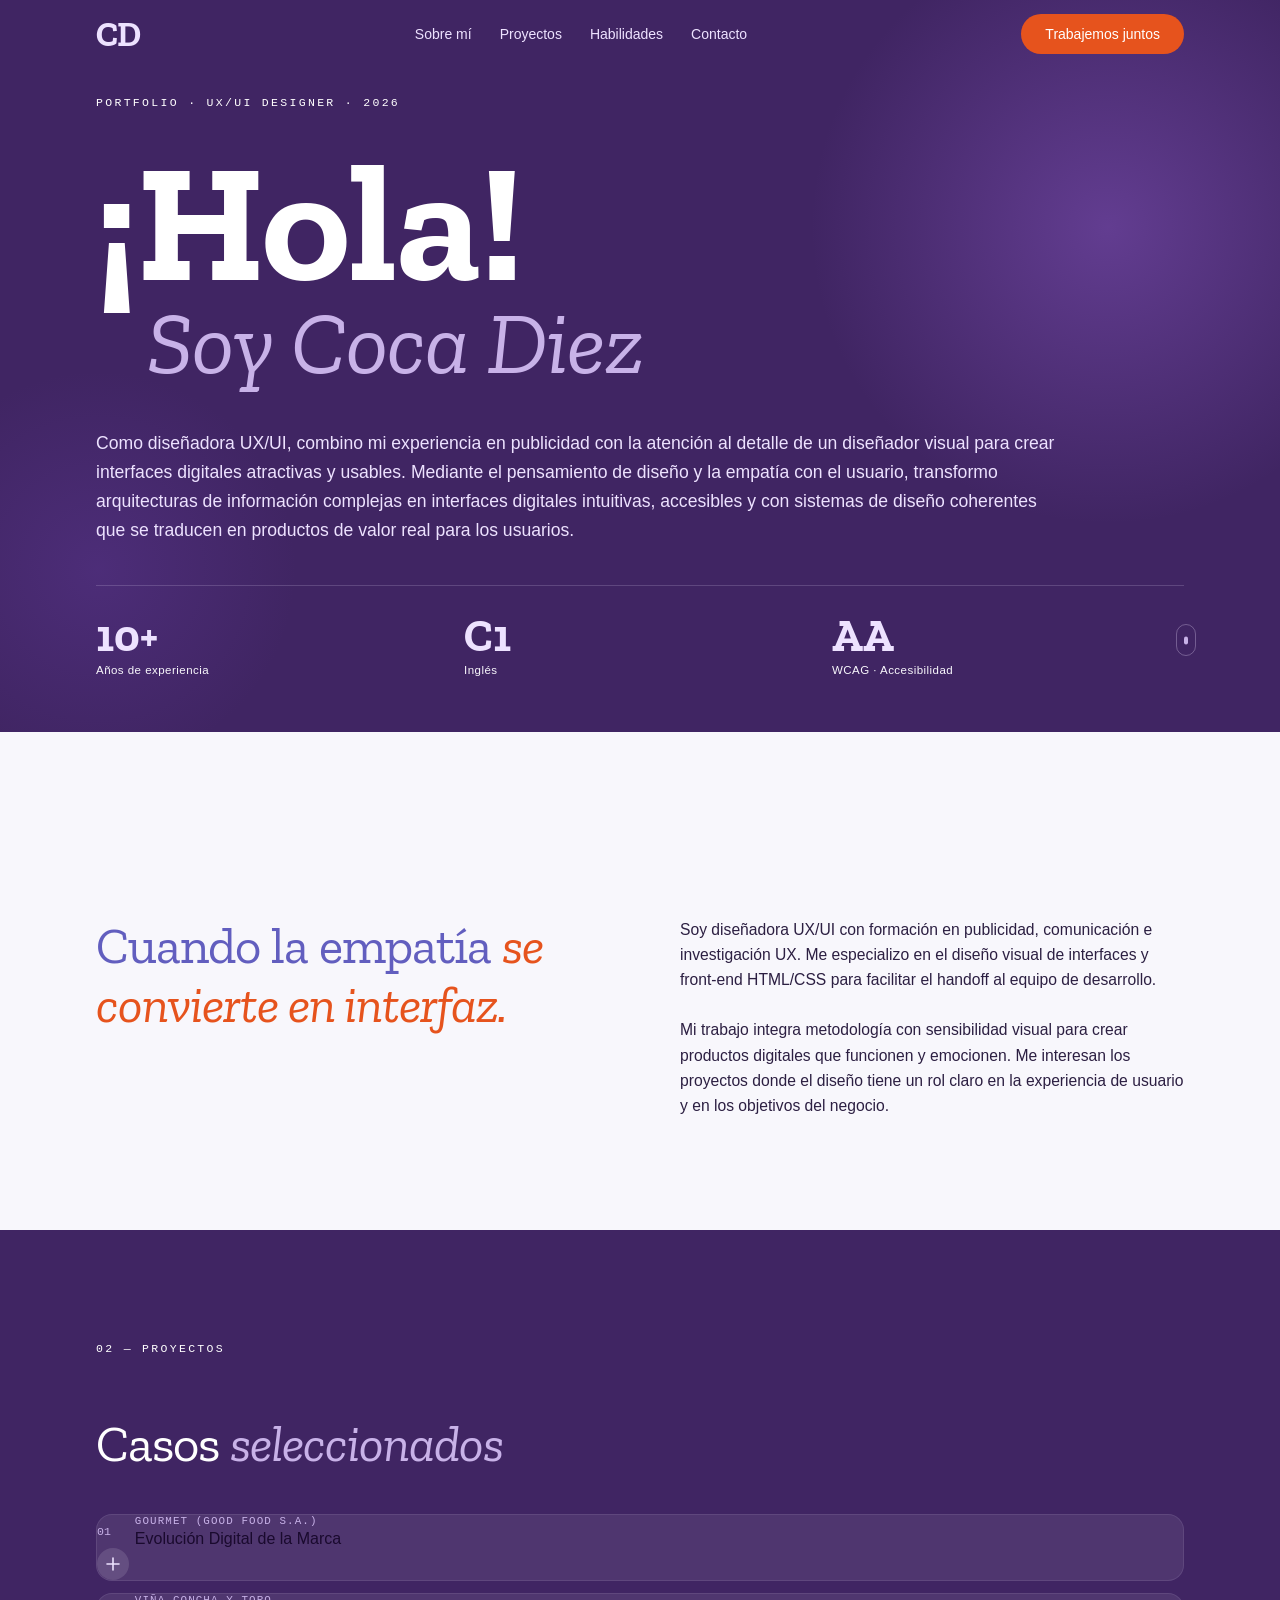
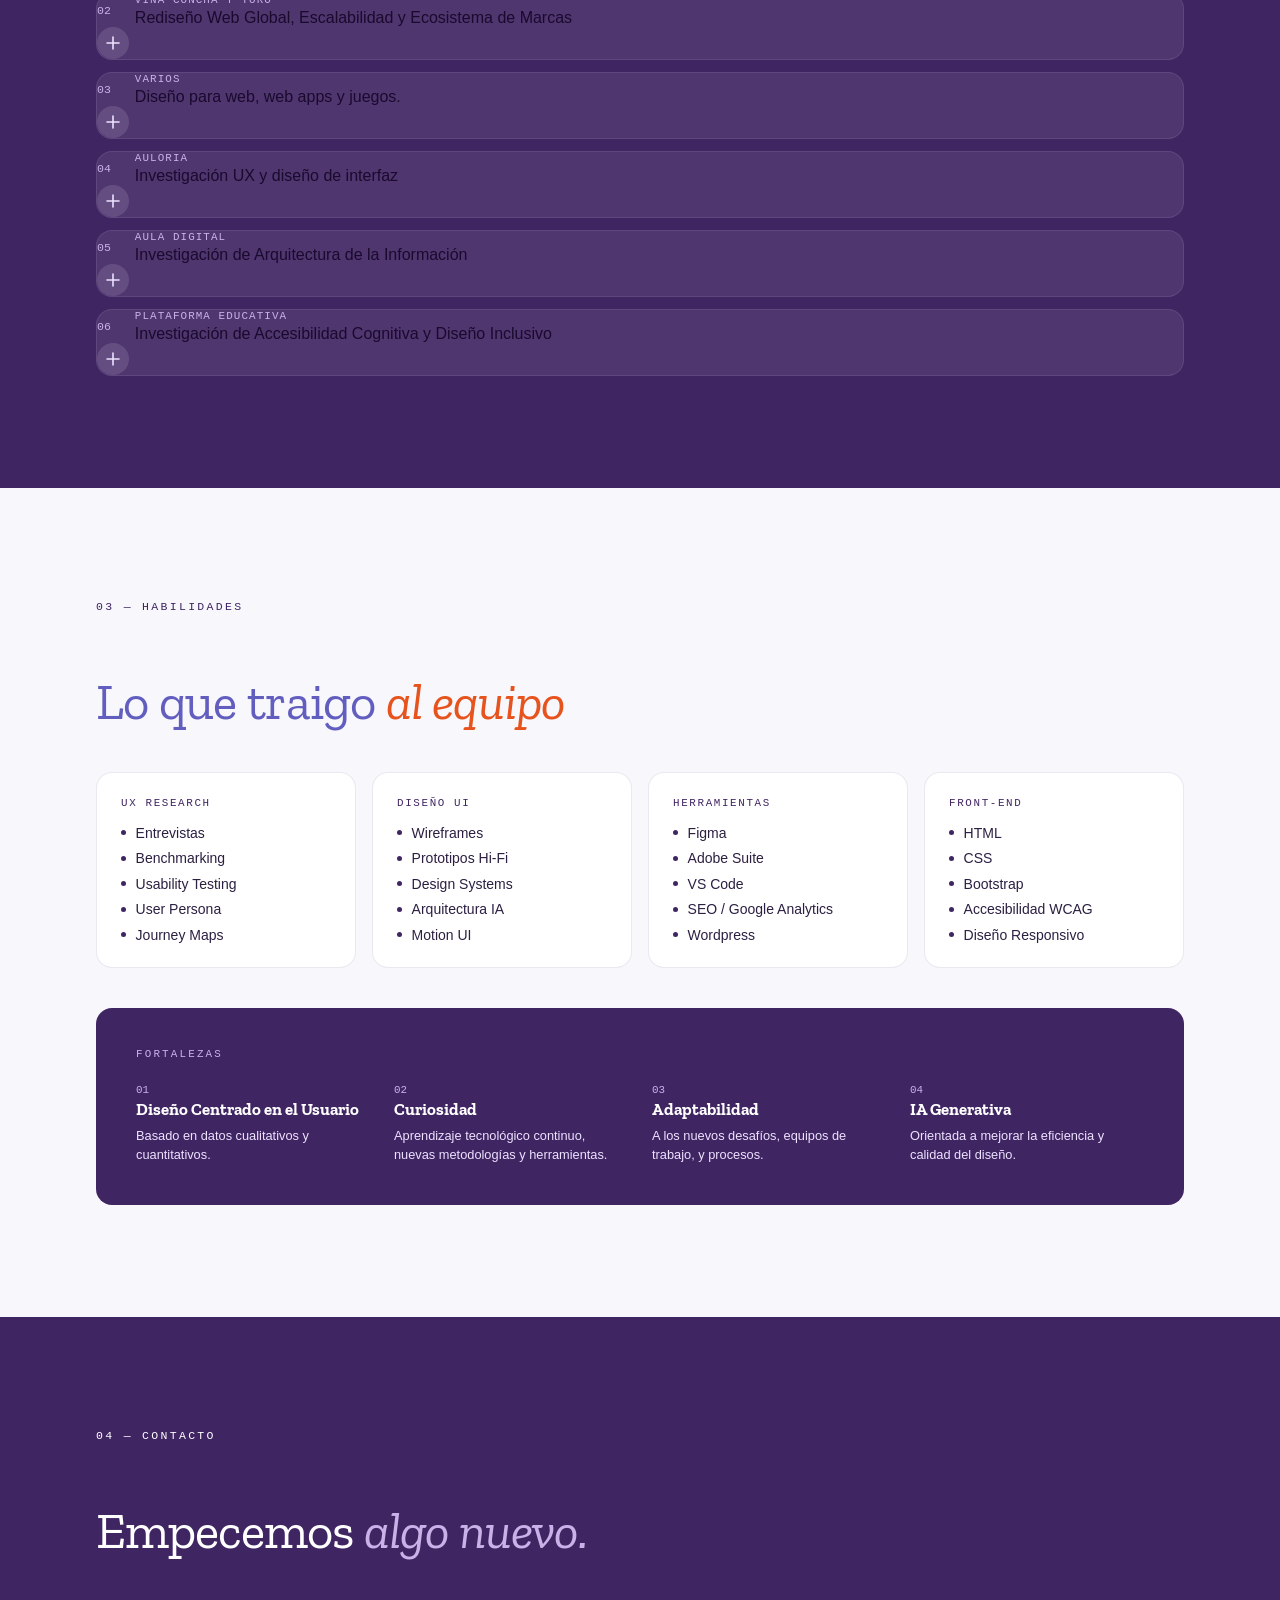
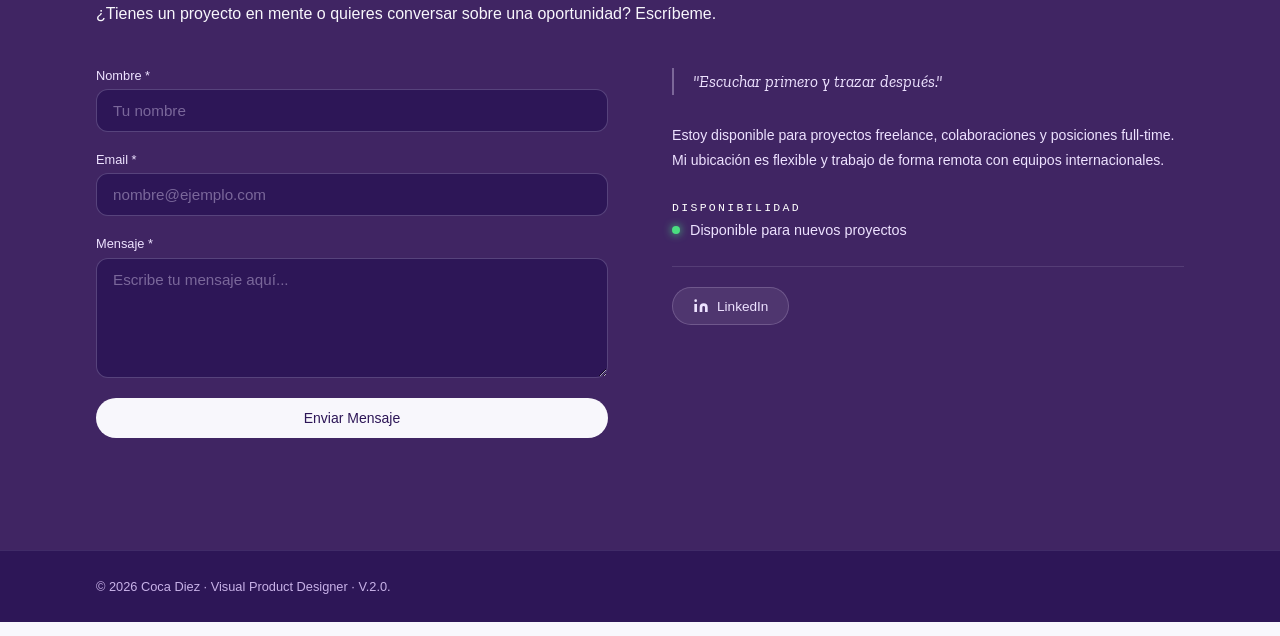
<file: index-V3.html>
<!doctype html>
<html lang="es">

<head>
  <meta charset="UTF-8" />
  <meta name="viewport" content="width=device-width, initial-scale=1.0" />
  <meta name="description"
    content="Coca Diez — Diseñadora especializada en visual design de interfaces para productos digitales." />
  <title>Portfolio · Coca Diez</title>
  <link rel="preconnect" href="https://fonts.googleapis.com" />
  <link rel="preconnect" href="https://fonts.gstatic.com" crossorigin />
  <link
    href="https://fonts.googleapis.com/css2?family=Zilla+Slab:ital,wght@0,400;0,600;0,700;1,400;1,600&family=Ubuntu+Sans:ital,wght@0,300;0,400;0,500;0,600;1,300;1,400&family=Ubuntu+Sans+Mono:wght@400;500&display=swap"
    rel="stylesheet" />
  <link rel="stylesheet" href="portfolio.css" />
  
</head>

<body>
  <a href="#main-content" class="skip-link">Saltar al contenido principal</a>
  <div id="top"></div>

  <!-- NAV -->
  <header class="custom-nav" id="nav">
    <nav class="custom-nav__inner" aria-label="Navegación principal">
      <a href="#top" class="custom-nav__logo" data-scroll-top aria-label="Volver al inicio">CD</a>
      <ul class="custom-nav__links">
        <li>
          <a href="#about" class="custom-nav__link" data-scroll-link>Sobre mí</a>
        </li>
        <li>
          <a href="#projects" class="custom-nav__link" data-scroll-link>Proyectos</a>
        </li>
        <li>
          <a href="#skills" class="custom-nav__link" data-scroll-link>Habilidades</a>
        </li>
        <li>
          <a href="#contact" class="custom-nav__link" data-scroll-link>Contacto</a>
        </li>
      </ul>
      <a href="#contact" class="btn btn--solid custom-nav__cta" data-scroll-link>Trabajemos
        juntos</a>
      <button class="custom-nav__hamburger" id="hamburger" aria-label="Abrir menú" aria-expanded="false"
        aria-controls="mobile-menu">
        <span></span><span></span><span></span>
      </button>
    </nav>
    <div class="custom-nav__mobile" id="mobile-menu" hidden>
      <ul>
        <li>
          <a href="#about" data-scroll-link data-close-mobile>Sobre mí</a>
        </li>
        <li>
          <a href="#projects" data-scroll-link data-close-mobile>Proyectos</a>
        </li>
        <li>
          <a href="#skills" data-scroll-link data-close-mobile>Habilidades</a>
        </li>
        <li>
          <a href="#contact" data-scroll-link data-close-mobile>Contacto</a>
        </li>
      </ul>
      <button type="button" class="btn btn--solid" data-scroll-link data-scroll-href="#contact" data-close-mobile>
        Trabajemos juntos
      </button>
    </div>
  </header>

  <main id="main-content">
    <!-- HERO -->
    <section class="hero" aria-label="Presentación">
      <div class="hero__glow hero__glow--top" aria-hidden="true"></div>
      <div class="hero__glow hero__glow--bottom" aria-hidden="true"></div>
      <div class="hero__inner">
        <p class="label label--light hero__eyebrow">
          Portfolio · UX/UI Designer · 2026
        </p>
        <h1 class="hero__title" aria-label="Diseño que conecta personas con productos">
          <span class="hero__title-main">¡Hola!</span>
          <span class="hero__title-italic">Soy Coca Diez</span>
        </h1>
        <div class="hero__bottom">
          <p class="hero__bio">
            Como diseñadora UX/UI, combino mi experiencia en publicidad con la atención al detalle de
            un diseñador visual para crear interfaces digitales atractivas y usables. Mediante el pensamiento de
            diseño y la empatía con el usuario, transformo arquitecturas de
            información complejas en interfaces digitales intuitivas, accesibles y con sistemas de diseño coherentes
            que se traducen en productos de valor real para los usuarios.
          </p>
        </div>
        
        <div class="hero__scroll" aria-hidden="true">
          <div class="hero__scroll-dot"></div>
        </div>

        <dl class="hero__stats" aria-label="Estadísticas">
          <div>
            <dt class="hero__stat-num notranslate" translate="no">10+</dt>
            <dd class="hero__stat-label">Años de experiencia</dd>
          </div>
          <div>
            <dt class="hero__stat-num">C1</dt>
            <dd class="hero__stat-label">Inglés</dd>
          </div>
          <div>
            <dt class="hero__stat-num notranslate" translate="no">AA</dt>
            <dd class="hero__stat-label">WCAG · Accesibilidad</dd>
          </div>
        </dl>
      </div>
    </section>

    <!-- ABOUT -->
    <section id="about" class="section section--light" aria-label="Sobre mí">
      <div class="container">
        <p class="label label--dark fade-in">01 — Sobre mí</p>
        <div class="about__grid">
          <div class="fade-in" data-delay="80">
            <h2 class="heading">
              Cuando la empatía <em>se convierte en interfaz.</em>
            </h2>
          </div>
          <div class="about__content fade-in" data-delay="180">
            <p class="body-text">
              Soy diseñadora UX/UI con formación en publicidad, comunicación e investigación UX. Me especializo en el diseño visual de interfaces y front-end HTML/CSS para facilitar el handoff al equipo de desarrollo.
        <br><br>
              Mi trabajo integra metodología con sensibilidad visual para crear productos digitales que funcionen y emocionen. Me interesan los proyectos donde el diseño tiene un rol claro en la experiencia de usuario y en los objetivos del negocio.
            </p>
          </div>
        </div>
      </div>
    </section>

    <!-- PROJECTS -->
    <section id="projects" class="section section--dark" aria-label="Proyectos">
      <div class="container">
        <p class="label label--light fade-in">02 — Proyectos</p>
        <h2 class="heading heading--light fade-in" data-delay="60">
          Casos <em>seleccionados</em>
        </h2>
        <div class="projects__list fade-in" data-delay="120">
          <!-- PROYECTO 1 -->
          <article class="project" tabindex="0" aria-expanded="false" aria-label="Good Food — Caso. Expandir detalles" role="button">
            <div class="project__header">
              <div class="project__meta">
                <span class="project__num" aria-hidden="true">01</span>
                <div>
                  <p class="project__tag">GOURMET (Good Food S.A.)</p>
                  <h3 class="project__title">
                    Evolución Digital de la Marca
                  </h3>
                </div>
              </div>
              <div class="project__toggle" aria-hidden="true">
                <svg width="14" height="14" viewBox="0 0 14 14" fill="none">
                  <path d="M7 1v12M1 7h12" stroke="currentColor" stroke-width="1.6" stroke-linecap="round" />
                </svg>
              </div>
            </div>
            <div class="project__body">
              <div class="project__body-inner">
                <div class="project__gallery">
                  <div class="project__gallery-img-wrapper">
                    <img src="images/24g.webp" alt="Captura del proyecto Good Food 1" class="project__gallery-img"
                      loading="lazy" />
                  </div>
                  <div class="project__gallery-img-wrapper">
                    <img src="images/02g.webp" alt="Captura del proyecto Good Food 2" class="project__gallery-img"
                      loading="lazy" />
                  </div>
                  <div class="project__gallery-img-wrapper">
                    <img src="images/05g.webp" alt="Captura del proyecto Good Food 3" class="project__gallery-img"
                      loading="lazy" />
                  </div>
                  <div class="project__gallery-img-wrapper">
                    <img src="images/08g.webp" alt="Captura del proyecto Good Food 4" class="project__gallery-img"
                      loading="lazy" />
                  </div>
                  <div class="project__gallery-img-wrapper">
                    <img src="images/22g.webp" alt="Captura del proyecto Good Food 5" class="project__gallery-img"
                      loading="lazy" />
                  </div>
                  <div class="project__gallery-img-wrapper">
                    <img src="images/23g.webp" alt="Captura del proyecto Good Food 6" class="project__gallery-img"
                      loading="lazy" />
                  </div>
                  <div class="project__gallery-img-wrapper">
                    <img src="images/10g.webp" alt="Captura del proyecto Good Food 7" class="project__gallery-img"
                      loading="lazy" />
                  </div>
                  <div class="project__gallery-img-wrapper">
                    <img src="images/11g.webp" alt="Captura del proyecto Good Food 8" class="project__gallery-img"
                      loading="lazy" />
                  </div>
                  <div class="project__gallery-img-wrapper">
                    <img src="images/13g.webp" alt="Captura del proyecto Good Food 9" class="project__gallery-img"
                      loading="lazy" />
                  </div>
                  <div class="project__gallery-img-wrapper">
                    <img src="images/14g.webp" alt="Captura del proyecto Good Food 10" class="project__gallery-img"
                      loading="lazy" />
                  </div>
                </div>
                <div class="project__details">
                  <p class="body-text body-text--light">
                    <strong>Contexto y Desafío</strong>
                    Good Food S.A. con su marca de alimentos Gourmet, comenzaba su presencia digital en 2000 con un sitio web. El desafío fue acompañar su crecimiento y evolución tecnológica durante 15 años, adaptándose a nuevas tendencias y necesidades del negocio.
                  </p>
                  <p class="body-text body-text--light">
                    <strong>Rol y Responsabilidades</strong>
                    Como diseñadora UX/UI, fui responsable del diseño de alta fidelidad, de varias versiones del sitio, desarrollo en HTML/CSS, implementación de SEO, diseño y envío de mailings, investigación de usuarios y realización de tests de usabilidad tipo guerrilla para validar y mejorar la experiencia. Iteración con el cliente y asesoría permanente.
                  </p>
                  <p class="body-text body-text--light">
                    <strong>Proceso y Metodología</strong>
                    Introducción temprana de SEO y métricas de Google Analytics para fidelización orgánica. Investigación de usuarios para entender sus necesidades y comportamientos. Tests de usabilidad tipo guerrilla para obtener feedback rápido y mejorar iterativamente los diseños. Creación progresiva de nuevas funciones: mailing mensual, gamificación, tienda online, RRSS integradas (Facebook, YouTube y Twitter) y campañas digitales de lanzamiento de productos nuevos.
                  </p>
                  <p class="body-text body-text--light">
                    Migración del sitio a WordPress en las últimas versiones, cuidando que el capital SEO adquirido no solo se mantuviera, sino que mejorara. Desarrollo de un "tema Gourmet" personalizado para facilitar la creación y edición de páginas mediante templates. Capacitación al cliente para que pudiera gestionar autónomamente la adición de contenido, como recetas, tips de cocina y otros.
                  </p>
                  <p class="body-text body-text--light">
                    <strong>Resultados e Impacto</strong>
                    Arquitectura de la información centrada en el usuario y flujos eficientes. 40.000 suscriptores orgánicos al mailing mensual con suscripciones orgánicas de usuarios activos, con una alta tasa de lectura y bajísima tasa de rebote. Excelente posicionamiento SEO orgánico y crecimiento sostenido de la marca en el ecosistema digital. Cliente empoderado para gestionar contenido digital sin depender del equipo técnico.
                  </p>
                  <ul class="methods" aria-label="Metodologías aplicadas">
                    <li class="method">Design Thinking</li>
                    <li class="method">Arquitectura de la Información</li>
                    <li class="method">HTML/CSS</li>
                    <li class="method">Wordpress</li>
                    <li class="method">SEO</li>
                    <li class="method">Sistema de Diseño</li>
                    <li class="method">Tipografía</li>
                    <li class="method">Color</li>
                  </ul>
                </div>
              </div>
            </div>
          </article>

          <!-- PROYECTO 2 -->
          <article class="project" tabindex="0" aria-expanded="false"
            aria-label="Viña Concha y Toro — Caso. Expandir detalles" role="button">
            <div class="project__header">
              <div class="project__meta">
                <span class="project__num" aria-hidden="true">02</span>
                <div>
                  <p class="project__tag">Viña Concha y Toro</p>
                  <h3 class="project__title">
                    Rediseño Web Global, Escalabilidad y Ecosistema de Marcas
                  </h3>
                </div>
              </div>
              <div class="project__toggle" aria-hidden="true">
                <svg width="14" height="14" viewBox="0 0 14 14" fill="none">
                  <path d="M7 1v12M1 7h12" stroke="currentColor" stroke-width="1.6" stroke-linecap="round" />
                </svg>
              </div>
            </div>
            <div class="project__body">
              <div class="project__body-inner">
                <div class="project__gallery">
                  <div class="project__gallery-img-wrapper">
                    <img src="images/01cyt.webp" alt="Captura del proyecto Viña Concha y Toro 1"
                      class="project__gallery-img" loading="lazy" />
                  </div>
                  <div class="project__gallery-img-wrapper">
                    <img src="images/02cyt.webp" alt="Captura del proyecto Viña Concha y Toro 2"
                      class="project__gallery-img" loading="lazy" />
                  </div>
                  <div class="project__gallery-img-wrapper">
                    <img src="images/04cyt.webp" alt="Captura del proyecto Viña Concha y Toro 3"
                      class="project__gallery-img" loading="lazy" />
                  </div>
                  <div class="project__gallery-img-wrapper">
                    <img src="images/05cyt.webp" alt="Captura del proyecto Viña Concha y Toro 4"
                      class="project__gallery-img" loading="lazy" />
                  </div>
                  <div class="project__gallery-img-wrapper">
                    <img src="images/06cyt.webp" alt="Captura del proyecto Viña Concha y Toro 5"
                      class="project__gallery-img" loading="lazy" />
                  </div>
                  <div class="project__gallery-img-wrapper">
                    <img src="images/07cyt.webp" alt="Captura del proyecto Viña Concha y Toro 6"
                      class="project__gallery-img" loading="lazy" />
                  </div>
                  <div class="project__gallery-img-wrapper">
                    <img src="images/08cyt.webp" alt="Captura del proyecto Viña Concha y Toro 7"
                      class="project__gallery-img" loading="lazy" />
                  </div>
                  <div class="project__gallery-img-wrapper">
                    <img src="images/09cyt.webp" alt="Captura del proyecto Viña Concha y Toro 8"
                      class="project__gallery-img" loading="lazy" />
                  </div>
                  <div class="project__gallery-img-wrapper">
                    <img src="images/11cyt.webp" alt="Captura del proyecto Viña Concha y Toro 9"
                      class="project__gallery-img" loading="lazy" />
                  </div>
                  <div class="project__gallery-img-wrapper">
                    <img src="images/12cyt.webp" alt="Captura del proyecto Viña Concha y Toro 10"
                      class="project__gallery-img" loading="lazy" />
                  </div>
                </div>
                <div class="project__details">
                  <p class="body-text body-text--light">
                    <strong>Contexto y Desafío</strong>
                    La empresa de ingeniería a cargo de crear un CMS propietario para Viña Concha y Toro nos convocó a un equipo de diseño y desarrollo web para apoyarlos con la propuesta visual y el front-end del proyecto. El requerimiento exigía una plataforma bilingüe (inglés y español), una propuesta visual innovadora de alto impacto que proyectara el liderazgo mundial de la marca. Sin embargo, tras un par de años de uso, el motor de contenidos comenzó a presentar frecuentes fallas técnicas que generaban una gran fricción en múltiples tareas. Esto dio paso a una segunda etapa donde se nos encomendó migrar la plataforma a WordPress para resolver la inestabilidad, otorgar independencia en la publicación de contenidos en un proyecto escalable a largo plazo.
                  </p>
                  <p class="body-text body-text--light">
                    <strong>Rol y Responsabilidades</strong>
                    En ambas etapas asumí el rol de Diseñadora UX/UI y fui la responsable de conceptualizar el look and feel, diseñar todas las páginas y secciones, y maquetar los HTML y CSS para su integración en el CMS propietario. En la segunda etapa mantuve estas mismas funciones durante la migración, diseñando luego distintos minisitios y dando mantenimiento al ecosistema.
                  </p>
                  <p class="body-text body-text--light">
                    <strong>Proceso y Metodología</strong>
                    En la primera etapa, se definieron wireframes, se realizaron prototipos, diseño de alta fidelidad, entrega de los archivos HTML y guidelines necesarios para el desarrollo del CMS propietario. Para la segunda fase, cooperé en la transición hacia WordPress migrando la estructura existente, pero incorporando el resultado de iteraciones y mejoras continuas de usabilidad. A partir de esa nueva base, diseñé un sitio para la comunidad del club de fans de la viña y posteriormente, un nuevo minisitio ampliando el alcance a mercados asiáticos con traducción al chino mandarín, coreano y japonés para respaldar la alianza global de la viña con el equipo de fútbol profesional de Inglaterra Manchester United.
                  </p>
                  <p class="body-text body-text--light">
                    <strong>Resultados e Impacto</strong>
                    La migración a WordPress eliminó las fallas del sistema anterior y devolvió la autonomía operativa a los periodistas y encargados de comunicaciones para publicar material en sus respectivas áreas. La flexibilidad del nuevo ecosistema permitió acompañar la expansión internacional de la viña y adaptar su presencia a mercados estratégicos. El proyecto derivó en un servicio recurrente donde diseñé, maqueté y envié un mailing mensual, además de dar mantenimiento continuo durante siete años.
                  </p>
                  <ul class="methods" aria-label="Metodologías aplicadas">
                     <li class="method">Equipo Interdisciplinario</li>
                     <li class="method">Adaptabilidad</li>
                     <li class="method">Entornos Ágiles</li>
                     <li class="method">Wireframes</li>
                    <li class="method">HTML/CSS</li>
                    <li class="method">Adobe Suite</li>
                    <li class="method">Wordpress</li>
                    <li class="method">Guidelines de Diseño</li>
                  </ul>
                </div>
              </div>
            </div>
          </article>

          <!-- PROYECTO 3 -->
          <article class="project" tabindex="0" aria-expanded="false" aria-label="Otros Proyectos" role="button">
            <div class="project__header">
              <div class="project__meta">
                <span class="project__num" aria-hidden="true">03</span>
                <div>
                  <p class="project__tag">Varios</p>
                  <h3 class="project__title">
                    Diseño para web, web apps y juegos.
                  </h3>
                </div>
              </div>
              <div class="project__toggle" aria-hidden="true">
                <svg width="14" height="14" viewBox="0 0 14 14" fill="none">
                  <path d="M7 1v12M1 7h12" stroke="currentColor" stroke-width="1.6" stroke-linecap="round" />
                </svg>
              </div>
            </div>
            <div class="project__body">
              <div class="project__body-inner">
                <div class="project__gallery">
                  <div class="project__gallery-img-wrapper">
                    <img src="images/matetic.webp" alt="Captura del proyecto Viña Matetic" class="project__gallery-img"
                      loading="lazy" />
                  </div>
                  <div class="project__gallery-img-wrapper">
                    <img src="images/f-mayer.webp" alt="Captura del proyecto Muebles Fernando Mayer" class="project__gallery-img"
                      loading="lazy" />
                  </div>
                  <div class="project__gallery-img-wrapper">
                    <img src="images/casabaros.webp" alt="Captura del proyecto Joyería Casabarros" class="project__gallery-img"
                      loading="lazy" />
                  </div>
                  <div class="project__gallery-img-wrapper">
                    <img src="images/casona.webp" alt="Captura del sitio Hotel La Casona" class="project__gallery-img"
                      loading="lazy" />
                  </div>
                  <div class="project__gallery-img-wrapper">
                    <img src="images/aviasur.webp" alt="Captura del sitio Aviasur" class="project__gallery-img"
                      loading="lazy" />
                  </div>
                  <div class="project__gallery-img-wrapper">
                    <img src="images/piar.webp" alt="Captura del sitio Piar Comunicaciones" class="project__gallery-img"
                      loading="lazy" />
                  </div>
                  <div class="project__gallery-img-wrapper">
                    <img src="images/barbie.webp" alt="Captura del juego para Barbie y el Castillo de Diamantes" class="project__gallery-img"
                      loading="lazy" />
                  </div>
                  <div class="project__gallery-img-wrapper">
                    <img src="images/savory.webp" alt="Captura del juego helado Embalao de Savory" class="project__gallery-img"
                      loading="lazy" />
                  </div>
                  <div class="project__gallery-img-wrapper">
                    <img src="images/michelin2.webp" alt="Captura de interface del proyecto Michelin" class="project__gallery-img"
                      loading="lazy" />
                  </div>
                  <div class="project__gallery-img-wrapper">
                    <img src="images/entel3.webp" alt="Captura de aplicación para Entel PCS" class="project__gallery-img"
                      loading="lazy" />
                  </div>
                </div>
                <div class="project__details">
                  <p class="body-text body-text--light">
                    <strong>Otros Proyectos</strong>
                    A lo largo de mi carrera he tenido la oportunidad de colaborar con muchas marcas y empresas, grandes y pequeñas, de una amplia cantidad de sectores, en el diseño de sus productos digitales. Cada proyecto ha sido una oportunidad única para aprender, aplicar metodologías y diseñar soluciones para los más diversos tipos de usuarios y necesidades. Algunos ejemplos:
                  </p>
                  <p class="body-text body-text--light">
                    <strong>Matetic, La Casona y Aviasur:</strong>
                    Diseño, desarrollo y actualización mensual de sitios web. Varias versiones a lo largo de los años.
                  </p>
                  <p class="body-text body-text--light">
                    <strong>Fernando Mayer, Casabarros, La Casona, Piar:</strong>
                    Rediseño de sitios web y arquitectura de la información.
                  </p>
                  <p class="body-text body-text--light">
                    <strong>Barbie:</strong>
                    Diseño de juego online para campaña de lanzamiento de Barbie Diamond Castle.
                  </p>
                  <p class="body-text body-text--light">
                    <strong>Embalao:</strong>
                    Diseño de juego online para lanzamiento del helado "Embalao" de la marca Savory.
                  </p>
                  <p class="body-text body-text--light">
                    <strong>Michelin:</strong>
                    Interfaz de usuario para aplicación. Interpretación de datos y monitoreo de estado de neumáticos mineros.
                  </p>
                  <p class="body-text body-text--light">
                    <strong>Entel PCS:</strong>
                    Aplicación web recomendador de planes de telefonía celular.
                  </p>
                  <ul class="methods" aria-label="Metodologías aplicadas">
                    <li class="method">Entornos Ágiles</li>
                    <li class="method">Visual Design</li>
                    <li class="method">Design Thinking</li>
                    <li class="method">Arquitectura de la Información</li>
                    <li class="method">Adobe Suite</li>
                    <li class="method">Color</li>
                    <li class="method">Tipografía</li>
                    <li class="method">Layout</li>
                    <li class="method">Alta Fidelidad</li>
                  </ul>
                </div>
              </div>
            </div>
          </article>

          <!-- PROYECTO 4 -->
          <article class="project" tabindex="0" aria-expanded="false" aria-label="Auloria — EdTech. Expandir detalles" role="button">
            <div class="project__header">
              <div class="project__meta">
                <span class="project__num" aria-hidden="true">04</span>
                <div>
                  <p class="project__tag">Auloria</p>
                  <h3 class="project__title">Investigación UX y diseño de interfaz</h3>
                </div>
              </div>
              <div class="project__toggle" aria-hidden="true">
                <svg width="14" height="14" viewBox="0 0 14 14" fill="none">
                  <path d="M7 1v12M1 7h12" stroke="currentColor" stroke-width="1.6" stroke-linecap="round" />
                </svg>
              </div>
            </div>
            <div class="project__body">
              <div class="project__body-inner">
                <div class="project__gallery">
                  <div class="project__gallery-img-wrapper">
                    <img src="images/Auloria-01.webp" alt="Captura del proyecto Auloria 1" class="project__gallery-img"
                      loading="lazy" />
                  </div>
                  <div class="project__gallery-img-wrapper">
                    <img src="images/Auloria-02b.webp" alt="Captura del proyecto Auloria 2" class="project__gallery-img"
                      loading="lazy" />
                  </div>
                  <div class="project__gallery-img-wrapper">
                    <img src="images/Auloria-04.webp" alt="Captura del proyecto Auloria 3" class="project__gallery-img"
                      loading="lazy" />
                  </div>
                  <div class="project__gallery-img-wrapper">
                    <img src="images/Auloria-11.webp" alt="Captura del proyecto Auloria 4" class="project__gallery-img"
                      loading="lazy" />
                  </div>
                  <div class="project__gallery-img-wrapper">
                    <img src="images/Auloria-10.webp" alt="Captura del proyecto Auloria 5" class="project__gallery-img"
                      loading="lazy" />
                  </div>
                  <div class="project__gallery-img-wrapper">
                    <img src="images/Auloria-09.webp" alt="Captura del proyecto Auloria 6" class="project__gallery-img"
                      loading="lazy" />
                  </div>
                </div>
                <div class="project__details">
                  <p class="body-text body-text--light">
                    <strong>Contexto y Desafío</strong>
                    Auloria presentaba problemas de usabilidad, navegación confusa y saturación técnica que provocaban alta carga cognitiva e inscripciones frustradas. El desafío consistió en transformar la interfaz en una experiencia intuitiva, clara y adaptable a distintos dispositivos.
                  </p>
                  <p class="body-text body-text--light">
                    <strong>Rol y Responsabilidades</strong>
                    Como Diseñadora UX/UI y Visual, participé en la evaluación heurística, definición de los User Personas y estructuración del sistema de diseño bajo la metodología Atomic Design. Participé en el diseño de la interfaz de alta fidelidad y ejecuté las pruebas de usabilidad en Maze.
                  </p>
                  <p class="body-text body-text--light">
                    <strong>Proceso y Metodología</strong>
                    Inicié identificando fallos clave como la falta de feedback en el carrito y el desorden en la cabecera. Reestructuré las pantallas usando patrones de lectura F y Z, construí componentes modulares accesibles y validé el prototipo con usuarios en un test cuantitativo y cualitativo.
                  </p>
                  <p class="body-text body-text--light">
                    <strong>Resultados e Impacto</strong>
                    A pesar de una percepción positiva inicial, las métricas revelaron un cincuenta por ciento de clics erróneos debido al sesgo de cortesía. Iteré la solución agregando confirmaciones inmediatas al seleccionar cursos y entregué un sistema responsivo listo para escalar.
                  </p>
                  <ul class="methods" aria-label="Metodologías aplicadas">
                    <li class="method">Investigación de Usuarios</li>
                    <li class="method">Figma</li>
                    <li class="method">Análisis Heurístico</li>
                    <li class="method">User Personas</li>
                    <li class="method">User Journey Map</li>
                    <li class="method">Alta Fidelidad</li>
                    <li class="method">Guidelines</li>
                    <li class="method">Sistema de Diseño</li>
                  </ul>
                </div>
              </div>
            </div>
          </article>

          <!-- PROYECTO 5 -->
          <article class="project" tabindex="0" aria-expanded="false"
            aria-label="Aula Digital — IA · Arquitectura. Expandir detalles" role="button">
            <div class="project__header">
              <div class="project__meta">
                <span class="project__num" aria-hidden="true">05</span>
                <div>
                  <p class="project__tag">Aula Digital</p>
                  <h3 class="project__title">Investigación de Arquitectura de la Información</h3>
                </div>
              </div>
              <div class="project__toggle" aria-hidden="true">
                <svg width="14" height="14" viewBox="0 0 14 14" fill="none">
                  <path d="M7 1v12M1 7h12" stroke="currentColor" stroke-width="1.6" stroke-linecap="round" />
                </svg>
              </div>
            </div>
            <div class="project__body">
              <div class="project__body-inner">
                <div class="project__gallery">
                  <div class="project__gallery-img-wrapper">
                    <img src="images/aula-01.webp" alt="Captura del proyecto Aula Digital 1"
                      class="project__gallery-img" loading="lazy" />
                  </div>
                  <div class="project__gallery-img-wrapper">
                    <img src="images/aula-003.webp" alt="Captura del proyecto Aula Digital 2"
                      class="project__gallery-img" loading="lazy" />
                  </div>
                  <div class="project__gallery-img-wrapper">
                    <img src="images/aula-004.webp" alt="Captura del proyecto Aula Digital 3"
                      class="project__gallery-img" loading="lazy" />
                  </div>
                  <div class="project__gallery-img-wrapper">
                    <img src="images/aula-005.webp" alt="Captura del proyecto Aula Digital 4"
                      class="project__gallery-img" loading="lazy" />
                  </div>
                  <div class="project__gallery-img-wrapper">
                    <img src="images/aula-006.webp" alt="Captura del proyecto Aula Digital 5"
                      class="project__gallery-img" loading="lazy" />
                  </div>
                  <div class="project__gallery-img-wrapper">
                    <img src="images/aula-007.jpg" alt="Captura del proyecto Aula Digital 6"
                      class="project__gallery-img" loading="lazy" />
                  </div>
                  <div class="project__gallery-img-wrapper">
                    <img src="images/aula-008.webp" alt="Captura del proyecto Aula Digital 7"
                      class="project__gallery-img" loading="lazy" />
                  </div>
                  <div class="project__gallery-img-wrapper">
                    <img src="images/aula-009.webp" alt="Captura del proyecto Aula Digital 8"
                      class="project__gallery-img" loading="lazy" />
                  </div>
                </div>
                <div class="project__details">
                  <p class="body-text body-text--light">
                    <strong>Contexto y Desafío</strong>
                    La plataforma presentaba problemas de navegación y organización de contenidos que generaban confusión en los usuarios:
                  </p>
                  <p class="body-text body-text--light">
                    • Dificultad para encontrar cursos específicos<br>
                    • Estructura poco clara y jerarquía confusa<br>
                    • Desorientación en tareas clave como búsqueda y gestión de cuenta
                  </p>
                  <p class="body-text body-text--light">
                    Esto generaba fricción cognitiva, pérdida de tiempo y una experiencia poco eficiente. El desafío fue diseñar una arquitectura de información limpia para seleccionar opciones en pocos clics.
                  </p>
                  <p class="body-text body-text--light">
                    <strong>Rol y Responsabilidades</strong>
                    Participé como UX Researcher y Arquitecta de la Información, análisis competitivo, test iniciales, mapeo de servicios y la investigación del modelo mental del usuario. Diseñé el mapa de navegación, los wireframes y coordiné los Tree Testing.
                  </p>
                  <p class="body-text body-text--light">
                    <strong>Proceso y Metodología</strong>
                    Análisis de la competencia y ejecución de un test de guerrilla que registró hasta noventa y ocho segundos de demora por tarea. Con el perfil de un usuario con tiempo limitado, realicé un Card Sorting que dividió el sitio en tres bloques claros y estructuré una propuesta validada mediante Tree Testing.
                  </p>
                  <p class="body-text body-text--light">
                    <strong>Resultados e Impacto</strong>
                    • 42.9% tasa de éxito general en navegación<br>
                    • 85.7% acierto en primer clic en sección principal (Explorar)<br>
                    • Identificación de puntos críticos de confusión en navegación profunda, ambigüedad en etiquetas y detección de “fugas” hacia secciones incorrectas.
                  </p>
                  <p class="body-text body-text--light">
                    Estos resultados evidenciaron la necesidad de mejorar la organización, navegación, etiquetado y búsqueda lo que se pudo aplicar a un nuevo flujo de usuarios y un nuevo mapa del sitio como resultado final.
                  </p>
                  <ul class="methods" aria-label="Metodologías aplicadas">
                     <li class="method">Benchmark</li>
                     <li class="method">Mapeo de Servicios</li>
                     <li class="method">Card Sorting</li>
                    <li class="method">Tree Testing</li>
                    <li class="method">Site Map</li>
                    <li class="method">Pruebas de Usabilidad</li>
                  </ul>
                </div>
              </div>
            </div>
          </article>

          <!-- PROYECTO 6 -->
          <article class="project" tabindex="0" aria-expanded="false"
            aria-label="Aula Digital Research — UX Research · Accesibilidad. Expandir detalles" role="button">
            <div class="project__header">
              <div class="project__meta">
                <span class="project__num" aria-hidden="true">06</span>
                <div>
                  <p class="project__tag">Plataforma educativa</p>
                  <h3 class="project__title">Investigación de Accesibilidad Cognitiva y Diseño Inclusivo</h3>
                </div>
              </div>
              <div class="project__toggle" aria-hidden="true">
                <svg width="14" height="14" viewBox="0 0 14 14" fill="none">
                  <path d="M7 1v12M1 7h12" stroke="currentColor" stroke-width="1.6" stroke-linecap="round" />
                </svg>
              </div>
            </div>
            <div class="project__body">
              <div class="project__body-inner">
                <div class="project__gallery">
                  <div class="project__gallery-img-wrapper">
                    <img src="images/UX4ALL-1.webp" alt="Captura del proyecto Aula Digital Research 1"
                      class="project__gallery-img" loading="lazy" />
                  </div>
                  <div class="project__gallery-img-wrapper">
                    <img src="images/UX4ALL-2.webp" alt="Captura del proyecto Aula Digital Research 2"
                      class="project__gallery-img" loading="lazy" />
                  </div>
                  <div class="project__gallery-img-wrapper">
                    <img src="images/UX4ALL-3.webp" alt="Captura del proyecto Aula Digital Research 3"
                      class="project__gallery-img" loading="lazy" />
                  </div>
                  <div class="project__gallery-img-wrapper">
                    <img src="images/UX4ALL-4.webp" alt="Captura del proyecto Aula Digital Research 4"
                      class="project__gallery-img" loading="lazy" />
                  </div>
                  <div class="project__gallery-img-wrapper">
                    <img src="images/UX4ALL-5.webp" alt="Captura del proyecto Aula Digital Research 5"
                      class="project__gallery-img" loading="lazy" />
                  </div>
                  <div class="project__gallery-img-wrapper">
                    <img src="images/UX4ALL-6.webp" alt="Captura del proyecto Aula Digital Research 6"
                      class="project__gallery-img" loading="lazy" />
                  </div>
                  <div class="project__gallery-img-wrapper">
                    <img src="images/UX4ALL-7.webp" alt="Captura del proyecto Aula Digital Research 7"
                      class="project__gallery-img" loading="lazy" />
                  </div>
                  <div class="project__gallery-img-wrapper">
                    <img src="images/UX4ALL-8.webp" alt="Captura del proyecto Aula Digital Research 8"
                      class="project__gallery-img" loading="lazy" />
                  </div>
                  <div class="project__gallery-img-wrapper">
                    <img src="images/UX4ALL-9.webp" alt="Captura del proyecto Aula Digital Research 9"
                      class="project__gallery-img" loading="lazy" />
                  </div>
                  <div class="project__gallery-img-wrapper">
                    <img src="images/UX4ALL-10.webp" alt="Captura del proyecto Aula Digital Research 10"
                      class="project__gallery-img" loading="lazy" />
                  </div>
                </div>
                <div class="project__details">
                  <p class="body-text body-text--light">
                    <strong>Contexto y Desafío</strong>
                    Las plataformas de aprendizaje digital suelen presentar sobrecarga informativa, falta de contraste y arquitecturas confusas que dificultan el estudio. El reto fue aplicar investigación cualitativa bajo el enfoque del Diseño Centrado en el Usuario para identificar problemas reales de accesibilidad visual y cognitiva, demostrando que una interfaz predecible y limpia beneficia a todo tipo de estudiantes.
                  </p>
                  <p class="body-text body-text--light">
                    <strong>Rol y Responsabilidades</strong>
                    Como investigadora UX y diseñadora de interacción, colaboré en la conducción de 3 de las 8 entrevistas semiestructuradas, realicé el análisis comparativo de la competencia y participé en la creación del mapa del sitio, wireframes en Balsamiq, pruebas de usabilidad y evaluación heurística.
                  </p>
                  <p class="body-text body-text--light">
                    <strong>Proceso y Metodología</strong>
                    La investigación inició con entrevistas para detectar problemas de usabilidad e inconsistencias en plataformas actuales. Con la evidencia cualitativa y el mapa de viaje del usuario, realizamos sesiones de bocetado rápido, definimos la estructura del sitio e implementamos un prototipo en baja fidelidad que fue evaluado mediante los 10 principios heurísticos de Nielsen.
                  </p>
                  <p class="body-text body-text--light">
                    <strong>Resultados e Impacto</strong>
                    La evaluación heurística reflejó un promedio de 1,4 (problemas cosméticos a menores), confirmando una propuesta funcional sin fallos críticos. El estudio permitió definir acciones clave como la inclusión de un modo de alta concentración, confirmaciones en flujos de pago y etiquetas textuales claras para reducir la carga mental, incorporando personas, journey maps y recomendaciones WCAG 2.1 AA.
                  </p>
                  <ul class="methods" aria-label="Metodologías aplicadas">
                    <li class="method">Entrevistas a Usuarios</li>
                    <li class="method">Benchmark</li>
                    <li class="method">Diseño Centrado en el Usuario</li>
                    <li class="method">Flujos de Usuario</li>
                    <li class="method">Sketch</li>
                    <li class="method">Wireframe</li>
                    <li class="method">Pruebas de Usabilidad</li>
                    <li class="method">Journey Map</li>
                    <li class="method">WCAG 2.1 AAA</li>
                  </ul>
                </div>
              </div>
            </div>
          </article>
        </div>
      </div>
    </section>

    <!-- SKILLS -->
    <section id="skills" class="section section--light" aria-label="Habilidades">
      <div class="container">
        <p class="label label--dark fade-in">03 — Habilidades</p>
        <h2 class="heading fade-in" data-delay="60">
          Lo que traigo <em>al equipo</em>
        </h2>
        <div class="skills__grid">
          <div class="skill-card fade-in" data-delay="0">
            <p class="skill-card__label">UX Research</p>
            <ul>
              <li>Entrevistas</li>
              <li>Benchmarking</li>
              <li>Usability Testing</li>
              <li>User Persona</li>
              <li>Journey Maps</li>
            </ul>
          </div>
          <div class="skill-card fade-in" data-delay="70">
            <p class="skill-card__label">Diseño UI</p>
            <ul>
              <li>Wireframes</li>
              <li>Prototipos Hi-Fi</li>
              <li>Design Systems</li>
              <li>Arquitectura IA</li>
              <li>Motion UI</li>
            </ul>
          </div>
          <div class="skill-card fade-in" data-delay="140">
            <p class="skill-card__label">Herramientas</p>
            <ul>
              <li>Figma</li>
              <li>Adobe Suite</li>
              <li>VS Code</li>
              <li>SEO / Google Analytics</li>
              <li>Wordpress</li>
            </ul>
          </div>
          <div class="skill-card fade-in" data-delay="210">
            <p class="skill-card__label">Front-End</p>
            <ul>
              <li>HTML</li>
              <li>CSS</li>
              <li>Bootstrap</li>
              <li>Accesibilidad WCAG</li>
              <li>Diseño Responsivo</li>
            </ul>
          </div>
        </div>
        <div class="process fade-in" data-delay="280">
          <p class="process__eyebrow">Fortalezas</p>
          <div class="process__steps">
            <div class="process__step">
              <span class="process__num">01</span><strong>Diseño Centrado en el Usuario</strong>
              <p>Basado en datos cualitativos y cuantitativos.</p>
            </div>
            <div class="process__step">
              <span class="process__num">02</span><strong>Curiosidad</strong>
              <p>Aprendizaje tecnológico continuo, nuevas metodologías y herramientas.</p>
            </div>
            <div class="process__step">
              <span class="process__num">03</span><strong>Adaptabilidad</strong>
              <p>A los nuevos desafíos, equipos de trabajo, y procesos.</p>
            </div>
            <div class="process__step">
              <span class="process__num">04</span><strong>IA Generativa</strong>
              <p>Orientada a mejorar la eficiencia y calidad del diseño.</p>
            </div>
          </div>
        </div>
      </div>
    </section>

    <!-- CONTACT -->
    <section id="contact" class="section section--dark" aria-label="Contacto">
      <div class="container">
        <p class="label label--light fade-in">04 — Contacto</p>
        <h2 class="heading heading--light fade-in" data-delay="60">
          Empecemos <em>algo nuevo.</em>
        </h2>
        <p class="contact__intro fade-in" data-delay="100">
          ¿Tienes un proyecto en mente o quieres conversar sobre una
          oportunidad? Escríbeme.
        </p>
        <div class="contact__grid">
          <form class="contact-form fade-in" data-delay="100" id="contactForm" novalidate
            action="https://formsubmit.co/cocadiez@gmail.com" method="POST">
            <div class="contact-form__group">
              <label for="nombre" class="etiqueta">Nombre *</label>
              <input type="text" name="nombre" class="contact-form__input" id="nombre" placeholder="Tu nombre"
                required aria-describedby="nombre-error" aria-invalid="false" />
              <p class="contact-form__error" id="nombre-error">Ingresa tu nombre.</p>
            </div>

            <div class="contact-form__group">
              <label for="email" class="etiqueta">Email *</label>
              <input type="email" name="email" class="contact-form__input" id="email"
                placeholder="nombre@ejemplo.com" required aria-describedby="email-error" aria-invalid="false" />
              <p class="contact-form__error" id="email-error">Ingresa un email válido.</p>
            </div>

            <div class="contact-form__group">
              <label for="mensaje" class="etiqueta">Mensaje *</label>
              <textarea name="mensaje" class="contact-form__input contact-form__input--textarea"
                placeholder="Escribe tu mensaje aquí..." id="mensaje" required aria-describedby="mensaje-error"
                aria-invalid="false"></textarea>
              <p class="contact-form__error" id="mensaje-error">Escribe un mensaje.</p>
            </div>

            <input type="hidden" name="_subject" value="Nuevo mensaje desde tu portafolio" />
            <input type="hidden" name="_captcha" value="false" />

            <button type="submit" class="btn btn--solid btn--full contact-submit-btn">
              Enviar Mensaje
            </button>

            <div id="formAlert" class="form-alert form-alert--hidden" role="alert" aria-live="polite"></div>
          </form>

          <div class="contact__sidebar fade-in" data-delay="200">
            <blockquote class="contact__quote">
              "Escuchar primero y trazar después."
            </blockquote>
            <p class="body-text body-text--muted">
              Estoy disponible para proyectos freelance, colaboraciones y
              posiciones full-time. Mi ubicación es flexible y trabajo de
              forma remota con equipos internacionales.
            </p>
            <div class="contact__avail">
              <p class="label label--light contact__avail-label">
                Disponibilidad
              </p>
              <div class="contact__avail-row">
                <span class="avail-dot" aria-hidden="true"></span><span>Disponible para nuevos proyectos</span>
              </div>
            </div>
            <div class="contact__social">
              <a href="https://www.linkedin.com/in/mary-luz-diez-i-13644645" target="_blank" rel="noopener noreferrer"
                class="social-btn" aria-label="Ver perfil de LinkedIn">
                <svg width="16" height="16" viewBox="0 0 24 24" fill="currentColor" aria-hidden="true">
                  <path
                    d="M16 8a6 6 0 0 1 6 6v7h-4v-7a2 2 0 0 0-2-2 2 2 0 0 0-2 2v7h-4v-7a6 6 0 0 1 6-6zM2 9h4v12H2z" />
                  <circle cx="4" cy="4" r="2" />
                </svg>
                LinkedIn</a>
            </div>
          </div>
        </div>
      </div>
    </section>
  </main>

  <footer class="footer">
    <div class="container footer__inner">
      <p>© 2026 Coca Diez · Visual Product Designer · V.2.0. </p>
    </div>
  </footer>

  <script>
    // ========== NAV: fondo al hacer scroll ==========
    const nav = document.getElementById("nav");
    window.addEventListener(
      "scroll",
      () => nav.classList.toggle("custom-nav--scrolled", window.scrollY > 40),
      { passive: true },
    );

    // ========== NAV: scroll suave (delegado, sin onclick inline) ==========
    function smoothScrollTo(href) {
      document
        .querySelector(href)
        ?.scrollIntoView({ behavior: "smooth", block: "start" });
    }

    const hamburger = document.getElementById("hamburger");
    const mobileMenu = document.getElementById("mobile-menu");

    function closeMobileMenu() {
      hamburger.setAttribute("aria-expanded", "false");
      hamburger.setAttribute("aria-label", "Abrir menú");
      mobileMenu.setAttribute("aria-hidden", "true");
      mobileMenu.setAttribute("hidden", "");
      mobileMenu.classList.remove("custom-nav__mobile--open");
      hamburger.classList.remove("custom-nav__hamburger--open");
    }

    hamburger.addEventListener("click", () => {
      const open = hamburger.getAttribute("aria-expanded") === "true";
      if (open) {
        closeMobileMenu();
      } else {
        hamburger.setAttribute("aria-expanded", "true");
        hamburger.setAttribute("aria-label", "Cerrar menú");
        mobileMenu.setAttribute("aria-hidden", "false");
        mobileMenu.removeAttribute("hidden");
        mobileMenu.classList.add("custom-nav__mobile--open");
        hamburger.classList.add("custom-nav__hamburger--open");
      }
    });

    // Un único listener delegado para todos los enlaces con scroll suave
    // (logo, links de escritorio, links móviles y CTAs)
    document.addEventListener("click", (event) => {
      const topLink = event.target.closest("[data-scroll-top]");
      if (topLink) {
        event.preventDefault();
        window.scrollTo({ top: 0, behavior: "smooth" });
        return;
      }

      const link = event.target.closest("[data-scroll-link]");
      if (link) {
        event.preventDefault();
        if (link.hasAttribute("data-close-mobile")) closeMobileMenu();
        smoothScrollTo(link.getAttribute("data-scroll-href") || link.getAttribute("href"));
      }
    });

    // ========== PROYECTOS: acordeón accesible (delegado) ==========
    function toggleProject(el) {
      const isOpen = el.getAttribute("aria-expanded") === "true";
      el.setAttribute("aria-expanded", String(!isOpen));
      el.classList.toggle("project--open", !isOpen);
    }

    const projectsList = document.querySelector(".projects__list");
    if (projectsList) {
      projectsList.addEventListener("click", (event) => {
        const project = event.target.closest(".project");
        if (project) toggleProject(project);
      });
      projectsList.addEventListener("keydown", (event) => {
        if (event.key !== "Enter" && event.key !== " ") return;
        const project = event.target.closest(".project");
        if (!project) return;
        event.preventDefault();
        toggleProject(project);
      });
    }

    // ========== Animaciones al hacer scroll ==========
    const io = new IntersectionObserver(
      (entries) => {
        entries.forEach((en) => {
          if (en.isIntersecting) {
            setTimeout(
              () => en.target.classList.add("fade-in--visible"),
              Number(en.target.dataset.delay || 0),
            );
            io.unobserve(en.target);
          }
        });
      },
      { threshold: 0.08, rootMargin: "0px 0px -50px 0px" },
    );
    document.querySelectorAll(".fade-in").forEach((el) => io.observe(el));

    const dot = document.querySelector(".hero__scroll-dot");
    let t = 0;
    (function tick() {
      t += 0.02;
      if (dot) dot.style.transform = `translateY(${Math.sin(t) * 6}px)`;
      requestAnimationFrame(tick);
    })();

    // ========== FORMULARIO DE CONTACTO (sin dependencias de Bootstrap) ==========
    document.addEventListener("DOMContentLoaded", function () {
      const form = document.getElementById("contactForm");
      const alertBox = document.getElementById("formAlert");
      const button = form?.querySelector("button[type='submit']");

      if (!form) {
        console.error("Formulario no encontrado");
        return;
      }

      const inputs = form.querySelectorAll(".contact-form__input");

      function setFieldState(input, valid) {
        input.classList.toggle("is-invalid", !valid);
        input.classList.toggle("is-valid", valid);
        input.setAttribute("aria-invalid", String(!valid));
      }

      function fieldIsValid(input) {
        if (input.type === "email") {
          return input.value.trim() !== "" && input.value.includes("@");
        }
        return input.value.trim() !== "";
      }

      inputs.forEach((input) => {
        input.addEventListener("blur", function () {
          if (this.value.trim()) setFieldState(this, fieldIsValid(this));
          else {
            this.classList.remove("is-valid", "is-invalid");
            this.setAttribute("aria-invalid", "false");
          }
        });

        input.addEventListener("input", function () {
          if (this.classList.contains("is-invalid") && fieldIsValid(this)) {
            setFieldState(this, true);
          }
        });
      });

      function showAlert(message, type) {
        alertBox.classList.remove("form-alert--hidden", "form-alert--success", "form-alert--danger");
        alertBox.classList.add(`form-alert--${type}`);
        alertBox.textContent = message;
      }

      form.addEventListener("submit", async function (event) {
        event.preventDefault();

        const nombre = form.querySelector("#nombre");
        const email = form.querySelector("#email");
        const mensaje = form.querySelector("#mensaje");

        let isValid = true;
        [nombre, email, mensaje].forEach((el) => {
          const valid = fieldIsValid(el);
          setFieldState(el, valid);
          if (!valid) isValid = false;
        });

        if (!isValid) {
          showAlert("Por favor completa todos los campos correctamente.", "danger");
          return;
        }

        button.textContent = "Enviando...";
        button.disabled = true;
        alertBox.classList.add("form-alert--hidden");

        // Convertir FormData a objeto JSON para FormSubmit
        const formDataObject = Object.fromEntries(new FormData(form));

        try {
          const response = await fetch(form.action, {
            method: "POST",
            headers: {
              "Content-Type": "application/json",
              "Accept": "application/json"
            },
            body: JSON.stringify(formDataObject)
          });

          if (response.ok) {
            showAlert("¡Mensaje enviado correctamente! Te responderé lo antes posible.", "success");
            form.reset();
            inputs.forEach((el) => {
              el.classList.remove("is-valid", "is-invalid");
              el.setAttribute("aria-invalid", "false");
            });
          } else {
            throw new Error("Respuesta de red no ok");
          }
        } catch (error) {
          showAlert("Error al enviar. Intenta nuevamente.", "danger");
        }

        button.textContent = "Enviar Mensaje";
        button.disabled = false;
      });
    });
  </script>
</body>

</html>
</file>
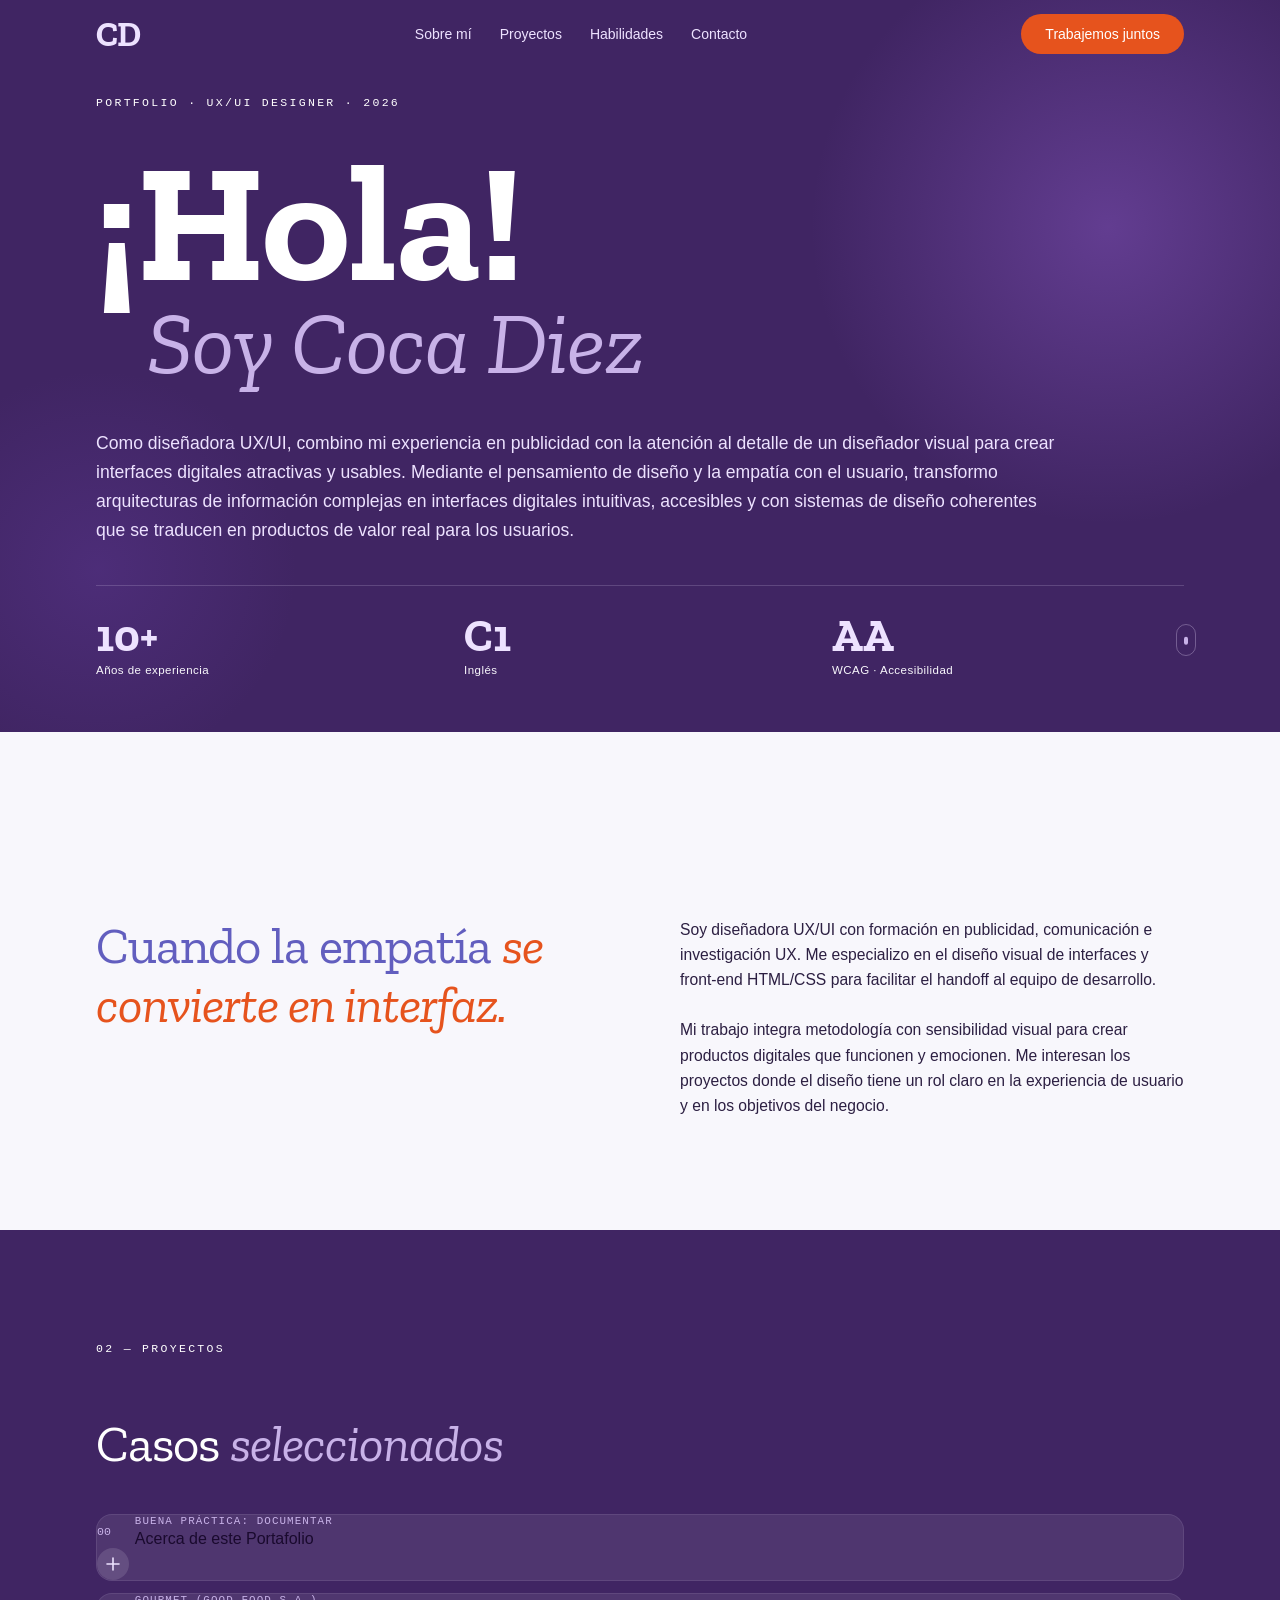
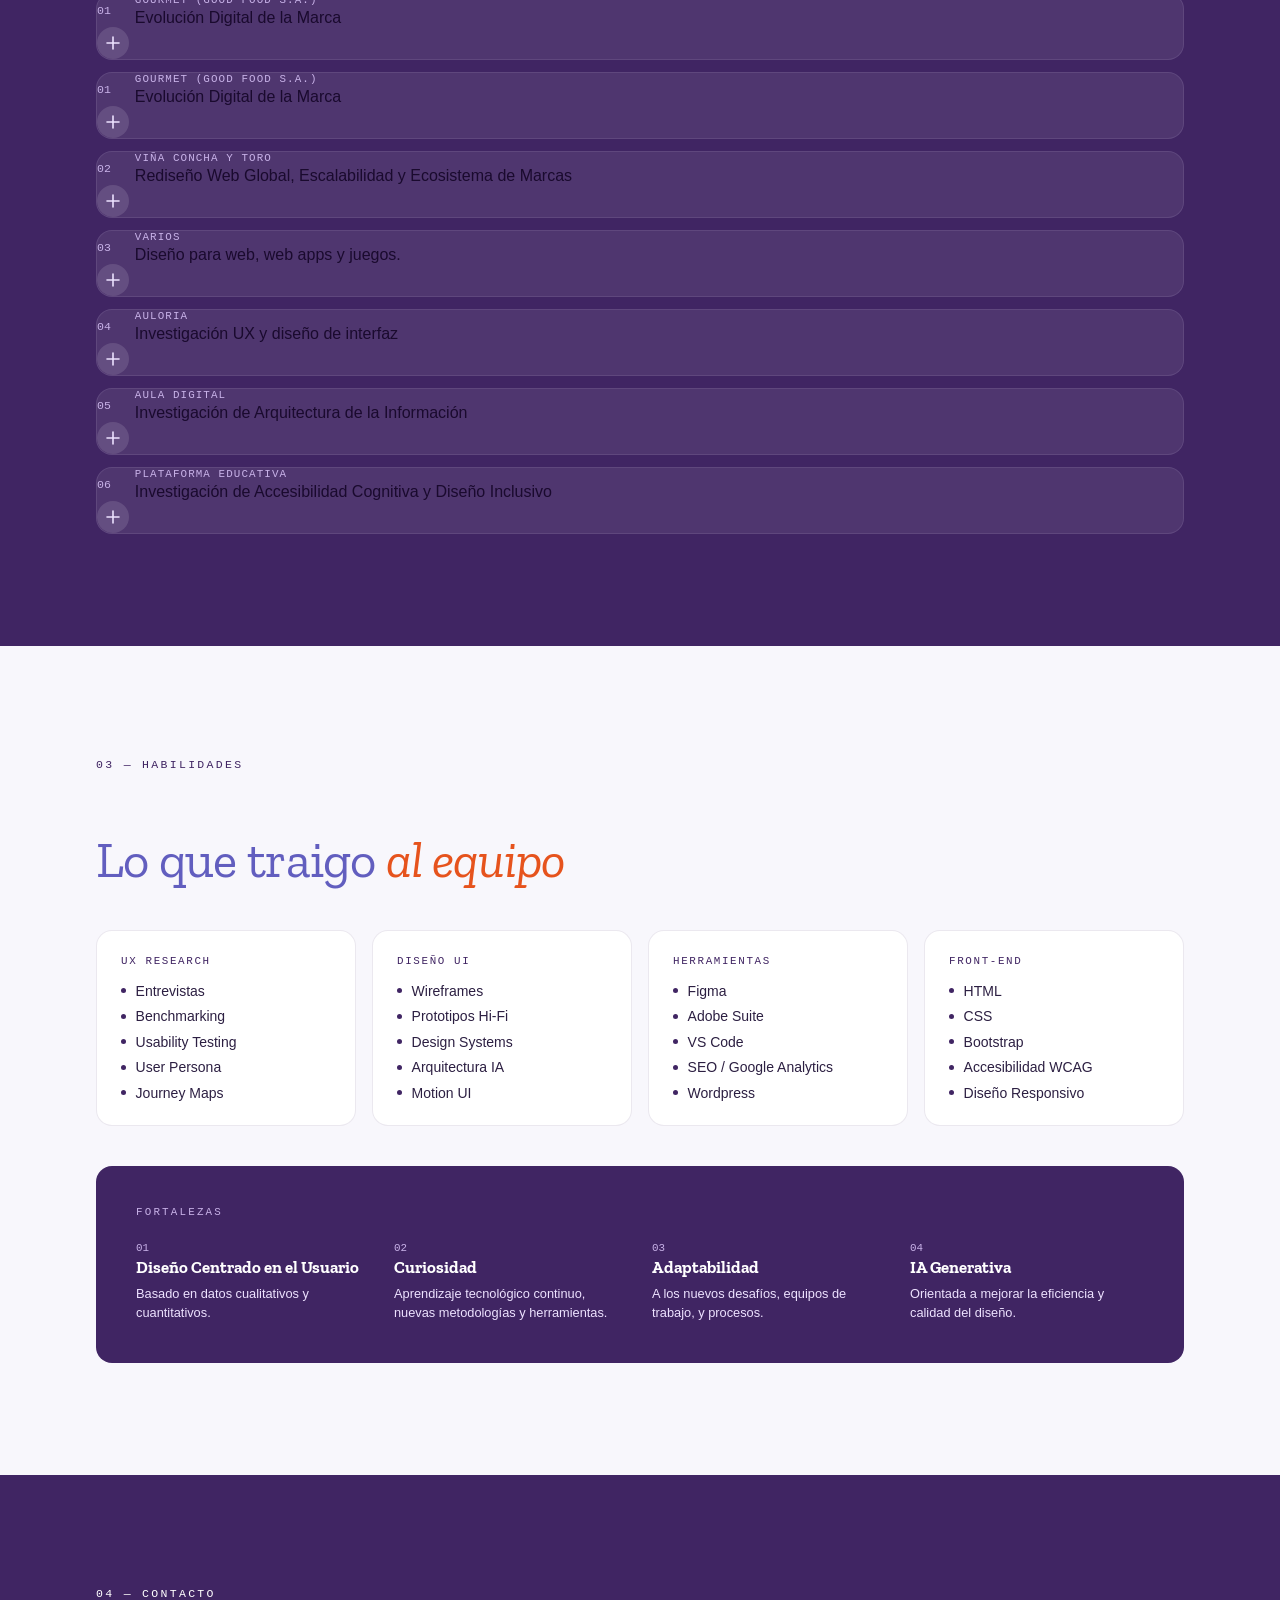
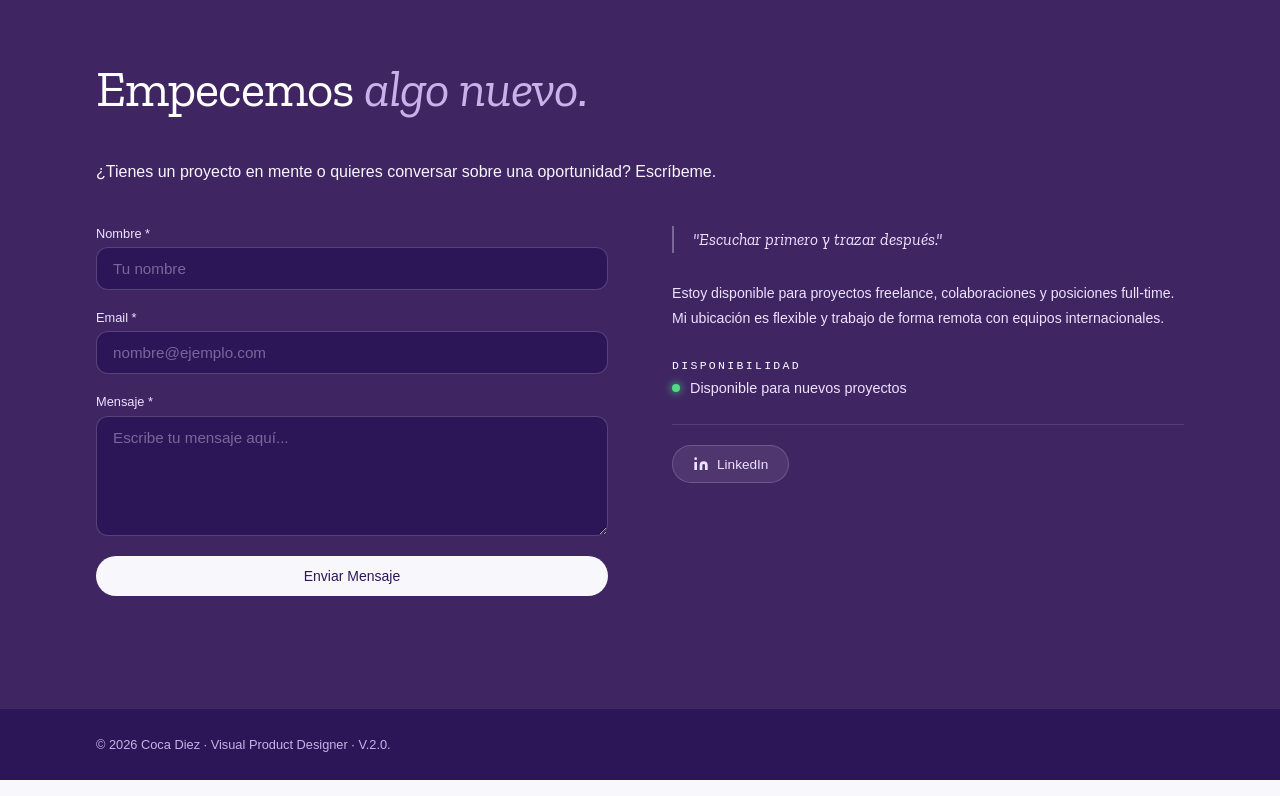
<file: Index-v4.html>
<!doctype html>
<html lang="es">

<head>
  <meta charset="UTF-8" />
  <meta name="viewport" content="width=device-width, initial-scale=1.0" />
  <meta name="description"
    content="Coca Diez — Diseñadora especializada en visual design de interfaces para productos digitales." />
  <title>Portfolio · Coca Diez</title>
  <link rel="preconnect" href="https://fonts.googleapis.com" />
  <link rel="preconnect" href="https://fonts.gstatic.com" crossorigin />
  <link
    href="https://fonts.googleapis.com/css2?family=Zilla+Slab:ital,wght@0,400;0,600;0,700;1,400;1,600&family=Ubuntu+Sans:ital,wght@0,300;0,400;0,500;0,600;1,300;1,400&family=Ubuntu+Sans+Mono:wght@400;500&display=swap"
    rel="stylesheet" />
  <link rel="stylesheet" href="portfolio.css" />
</head>

<body>
  <a href="#main-content" class="skip-link">Saltar al contenido principal</a>
  <div id="top"></div>

  <!-- NAV -->
  <header class="custom-nav" id="nav">
    <nav class="custom-nav__inner" aria-label="Navegación principal">
      <a href="#top" class="custom-nav__logo" data-scroll-top aria-label="Volver al inicio">CD</a>
      <ul class="custom-nav__links">
        <li>
          <a href="#about" class="custom-nav__link" data-scroll-link>Sobre mí</a>
        </li>
        <li>
          <a href="#projects" class="custom-nav__link" data-scroll-link>Proyectos</a>
        </li>
        <li>
          <a href="#skills" class="custom-nav__link" data-scroll-link>Habilidades</a>
        </li>
        <li>
          <a href="#contact" class="custom-nav__link" data-scroll-link>Contacto</a>
        </li>
      </ul>
      <a href="#contact" class="btn btn--solid custom-nav__cta" data-scroll-link>Trabajemos juntos</a>
      <button class="custom-nav__hamburger" id="hamburger" aria-label="Abrir menú" aria-expanded="false"
        aria-controls="mobile-menu">
        <span></span><span></span><span></span>
      </button>
    </nav>
    <div class="custom-nav__mobile" id="mobile-menu" hidden>
      <ul>
        <li>
          <a href="#about" data-scroll-link data-close-mobile>Sobre mí</a>
        </li>
        <li>
          <a href="#projects" data-scroll-link data-close-mobile>Proyectos</a>
        </li>
        <li>
          <a href="#skills" data-scroll-link data-close-mobile>Habilidades</a>
        </li>
        <li>
          <a href="#contact" data-scroll-link data-close-mobile>Contacto</a>
        </li>
      </ul>
      <button type="button" class="btn btn--solid" data-scroll-link data-scroll-href="#contact" data-close-mobile>
        Trabajemos juntos
      </button>
    </div>
  </header>

  <main id="main-content">
    <!-- HERO -->
    <section class="hero" aria-label="Presentación">
      <div class="hero__glow hero__glow--top" aria-hidden="true"></div>
      <div class="hero__glow hero__glow--bottom" aria-hidden="true"></div>
      <div class="hero__inner">
        <p class="label label--light hero__eyebrow">
          Portfolio · UX/UI Designer · 2026
        </p>
        <h1 class="hero__title" aria-label="Diseño que conecta personas con productos">
          <span class="hero__title-main">¡Hola!</span>
          <span class="hero__title-italic">Soy Coca Diez</span>
        </h1>
        <div class="hero__bottom">
          <p class="hero__bio">
            Como diseñadora UX/UI, combino mi experiencia en publicidad con la
            atención al detalle de un diseñador visual para crear interfaces
            digitales atractivas y usables. Mediante el pensamiento de diseño
            y la empatía con el usuario, transformo arquitecturas de
            información complejas en interfaces digitales intuitivas,
            accesibles y con sistemas de diseño coherentes que se traducen en
            productos de valor real para los usuarios.
          </p>
        </div>

        <div class="hero__scroll" aria-hidden="true">
          <div class="hero__scroll-dot"></div>
        </div>

        <dl class="hero__stats" aria-label="Estadísticas">
          <div>
            <dt class="hero__stat-num notranslate" translate="no">10+</dt>
            <dd class="hero__stat-label">Años de experiencia</dd>
          </div>
          <div>
            <dt class="hero__stat-num">C1</dt>
            <dd class="hero__stat-label">Inglés</dd>
          </div>
          <div>
            <dt class="hero__stat-num notranslate" translate="no">AA</dt>
            <dd class="hero__stat-label">WCAG · Accesibilidad</dd>
          </div>
        </dl>
      </div>
    </section>

    <!-- ABOUT -->
    <section id="about" class="section section--light" aria-label="Sobre mí">
      <div class="container">
        <p class="label label--dark fade-in">01 — Sobre mí</p>
        <div class="about__grid">
          <div class="fade-in" data-delay="80">
            <h2 class="heading">
              Cuando la empatía <em>se convierte en interfaz.</em>
            </h2>
          </div>
          <div class="about__content fade-in" data-delay="180">
            <p class="body-text">
              Soy diseñadora UX/UI con formación en publicidad, comunicación e
              investigación UX. Me especializo en el diseño visual de
              interfaces y front-end HTML/CSS para facilitar el handoff al
              equipo de desarrollo.
              <br /><br />
              Mi trabajo integra metodología con sensibilidad visual para
              crear productos digitales que funcionen y emocionen. Me
              interesan los proyectos donde el diseño tiene un rol claro en la
              experiencia de usuario y en los objetivos del negocio.
            </p>
          </div>
        </div>
      </div>
    </section>

    <!-- PROJECTS -->
    <section id="projects" class="section section--dark" aria-label="Proyectos">
      <div class="container">
        <p class="label label--light fade-in">02 — Proyectos</p>
        <h2 class="heading heading--light fade-in" data-delay="60">
          Casos <em>seleccionados</em>
        </h2>
        <div class="projects__list fade-in" data-delay="120">
          <!-- PROYECTO 0 -->
          <article class="project" tabindex="0" aria-expanded="false" aria-label="Mi Portafolio - Expandir detalles"
            role="button">
            <div class="project__header">
              <div class="project__meta">
                <span class="project__num" aria-hidden="true">00</span>
                <div>
                  <p class="project__tag">Buena práctica: documentar</p>
                  <h3 class="project__title">Acerca de este Portafolio</h3>
                </div>
              </div>
              <div class="project__toggle" aria-hidden="true">
                <svg width="14" height="14" viewBox="0 0 14 14" fill="none">
                  <path d="M7 1v12M1 7h12" stroke="currentColor" stroke-width="1.6" stroke-linecap="round" />
                </svg>
              </div>
            </div>
            <!-- colores -->
            <div class="project__body">
              <div class="project__body-inner project__body-inner--doc">
                <div class="project__gallery project__gallery--doc">
                  <div class="project__gallery-img-wrapper project__gallery-img-wrapper--doc">

                    <!-- SECCIÓN 1: PALETA TÉCNICA DE MARCA -->


                    <div class="color-grid-row-1">
                      <div class="color-card">
                        <div class="swatch" style="background-color: #E6531D;"></div>
                        <div class="color-hex">#E6531D</div>

                      </div>
                      <div class="color-card">
                        <div class="swatch" style="background-color: #402563;"></div>
                        <div class="color-hex">#402563</div>


                      </div>
                      <div class="color-card">
                        <div class="swatch" style="background-color: #625EBF;"></div>
                        <div class="color-hex">#625EBF</div>


                      </div>
                      <div class="color-card">
                        <div class="swatch" style="background-color: #C8B2E8;"></div>
                        <div class="color-hex">#C8B2E8</div>
                      </div>

                      <div class="color-card">
                        <div class="swatch" style="background-color: #FFFFFF; border: 1px solid #CBD5E0;"></div>
                        <div class="color-hex">#FFFFFF</div>
                      </div>

                      <div class="color-card">
                        <div class="swatch" style="background-color: #2C1F42;"></div>
                        <div class="color-hex">#2C1F42</div>
                      </div>
                         <div class="color-card">
                        <div class="swatch" style="background-color: #1A0A2E;"></div>
                        <div class="color-hex">#1A0A2E</div>
                      </div> 
                    
                      <div class="color-card">
                        <div class="swatch" style="background-color: #1A0A2E;"></div>
                        <div class="color-hex">#1A0A2E</div>
                      </div> 
                      <div class="color-card">
                        <div class="swatch" style="background-color: #1A0A2E;"></div>
                        <div class="color-hex">#1A0A2E</div>
                      </div>
                      <div class="color-card">
                        <div class="swatch" style="background-color: #1A0A2E;"></div>
                        <div class="color-hex">#1A0A2E</div>
                      </div>
                    </div>


                  </div>
                  <div class="project__gallery-img-wrapper project__gallery-img-wrapper--doc">
                    <img src="images/contraste.png" alt="Captura paleta de colores de la página"
                      class="project__gallery-img project__gallery-img--doc" loading="lazy" />
                  </div>
                </div>
                <div class="project__details">
                  <p class="body-text body-text--light">
                    <strong>Paleta de Colores</strong>

                    La base principal es un morado sumamente oscuro e
                    intenso sobre el cual se construyen capas elevadas como el
                    encabezado/hero y las secciones mediante morados de tono
                    medio-oscuro y tarjetas/módulos interactivos.<br><br>Los tonos
                    morados/azules de luminosidad media como y el lavanda
                    claro asumen roles de soporte visual y textos secundarios,
                    mientras que el blanco puro actúa como el neutro de mayor
                    luminancia para el cuerpo de texto principal. <br><br>Finalmente,
                    el naranja focal rompe la masa fría para actuar como un
                    acento dinámico de alta prioridad, reservado para llamados
                    a la acción y elementos destacados en texto.
                  </p>

                  <p class="body-text body-text--light">
                    <strong>Cumplimiento de Contraste WCAG AA (Texto Principal y CTA):</strong>
                    La combinación del cuerpo de texto en blanco sobre los
                    fondos morados oscuros supera holgadamente los
                    requerimientos mínimos de contraste de 4.5:1 exigidos por
                    la WCAG 2.1 para texto normal, alcanzando ratios óptimos
                    de 12.63:1 y 11.94 en texto blanco sobre fondo oscuro
                    (nivel AAA). <strong>Uso de Texto Grande y Tipografía de Alto
                      Contraste:</strong> El tono lavanda y el naranjason utilizados como
                    acentos visuales en títulos y palabras clave de gran
                    tamaño. Bajo la normativa WCAG, las tipografías grandes
                    (superiores a 18pt o 14pt en negrita) requieren un ratio
                    reducido de 3.0:1; condiciones que se cumplen al ser
                    proyectadas sobre las superficies oscuras del sitio.
                    <strong>Prevención en la Jerarquía de Textos Secundarios:</strong> Dado que
                    la matriz de accesibilidad advierte que pares como
                    lavanda/blanco o naranja/blanco no alcanzan el estándar AA
                    para texto pequeño, la interfaz evita usar el lavanda o el
                    naranja como fondos directos para bloques de párrafos
                    legibles, restringiéndolos exclusivamente a encabezados de
                    gran escala, badges estructurados y elementos tipográficos
                    decorativos o de jerarquía primaria.
                  </p>
                  </p>


                </div>
              </div>
            </div>

            <!-- tipografía -->
            <div class="project__body">
              <div class="project__body-inner project__body-inner--doc">
                <div class="project__gallery project__gallery--doc">
                  <div class="project__gallery-img-wrapper project__gallery-img-wrapper--doc">
                    <img src="images/zilla-y-ubuntu.webp" alt="Captura pesos visuales de la tipografía Zilla Slab"
                      class="project__gallery-img project__gallery-img--doc" loading="lazy" />
                  </div>
                     <div class="project__gallery-img-wrapper project__gallery-img-wrapper--doc">
                    <img src="images/escala-tipografica.webp" alt="Captura de escala tipográfica de títulos"
                      class="project__gallery-img project__gallery-img--doc" loading="lazy" />
                  </div>

                </div>

                <div class="project__details">
                  <p class="body-text body-text--light">
                    <strong>Elección de Fuentes</strong>
                    Font family
                    Zylla Slab
                  </p>
                  <p class="body-text body-text--light">
                    Zilla Slab es una familia tipográfica de tipo serif con remates de bloque (slab serif) que destaca
                    por su personalidad sólida, sofisticada y contemporánea. Su estructura geométrica y estilizada le
                    otorga una fuerte presencia visual y un carácter distintivo, ideal para captar la atención de
                    inmediato sin perder la elegancia.</p>
                  <p class="body-text body-text--light">
                    Zilla Slab es perfecta para para títulos grandes ya que luce gran autoridad y contraste respecto a
                    las fuentes sans-serif. Aporta un matiz editorial refinado, alta legibilidad en formatos grandes y
                    una clara jerarquía visual en toda la interfaz.Fue diseñada en 2017 por los tipógrafos Peter Biľak y
                    Nikola Djurek, pertenecientes a la prestigiosa fundición tipográfica Typotheque. Fue un encargo
                    directo de la Fundación Mozilla como pieza central de su importante proceso de rebranding entre 2016
                    y 2017. Está inspirada formalmente en otra tipografía de la misma fundición llamada Tesla Slab.</p>
                  <p class="body-text body-text--light">Font family
                    Ubuntu Sans & Mono</p>
                  <p class="body-text body-text--light"> Ubuntu Sans se caracteriza por una personalidad moderna y
                    altamente funcional, diseñada en Londres, por encargo de Canonical Ltd. en 2010, específicamente
                    para maximizar la legibilidad en pantallas digitales. Posee una estructura contemporánea con
                    terminaciones suaves y redondeadas que le otorgan un carácter humano y accesible, alejándose de la
                    rigidez de otras fuentes sans-serif. Su diseño permite una claridad excepcional en diversos tamaños
                    de visualización, ofreciendo un ritmo de lectura fluido y equilibrado que combina una estética
                    tecnológica limpia con una calidez visual distintiva.</p>

                  <p class="body-text body-text--light">Su variante, Ubuntu Sans Mono comparte la estética limpia pero
                    añade espaciado uniforme y clara distinción entre caracteres similares que aportan orden visual ,
                    evita la saturación en textos pequeños y da un toque técnico y estructurado a los detalles de la
                    interfaz.</p>
                  <p class="body-text body-text--light">La palabra ubuntu proviene de lenguas del sur de África. Su
                    traducción más exacta es "humanidad" y se suele expresar con la frase "Yo soy porque nosotros
                    somos".</p>
                     <p class="body-text body-text--light">
                    <strong>Escala Tipográfica</strong>
                  </p>
                  <p class="body-text body-text--light">La escala tipográfica establece una jerarquía visual fluida,
                    accesible y adaptable a cualquier dispositivo. Organiza la lectura en tres niveles clave: Zilla Slab
                    destaca los titulares con carácter, Ubuntu Sans garantiza una lectura limpia en el cuerpo de texto y
                    Ubuntu Sans Mono aporta precisión a los datos pequeños. Además, utiliza unidades relativas y
                    escalado fluido para ajustar los tamaños de forma dinámica según el tamaño de la pantalla,
                    manteniendo proporciones armónicas y respetando los estándares de accesibilidad (WCAG).Zilla Slab
                    actúa como un "ancla visual" para los títulos, ofreciendo un matiz editorial refinado y una
                    jerarquía clara frente a las fuentes sans-serif convencionales. A su vez, Ubuntu Sans suaviza la
                    interfaz con curvas fluidas, garantizando una estética limpia y funcional que distribuye el texto
                    con equilibrio y sin saturación.</p>
                </div>
              </div>
            </div>
            
            <!-- html css técnico -->
            <div class="project__body">
              <div class="project__body-inner project__body-inner--doc">
                <div class="project__gallery project__gallery--doc">
                  <div class="project__gallery-img-wrapper project__gallery-img-wrapper--doc">
                    <img src="images/html-css-code.webp" alt="Captura del html y css"
                      class="project__gallery-img project__gallery-img--doc" loading="lazy" />
                  </div>
                  <div class="project__gallery-img-wrapper project__gallery-img-wrapper--doc">
                    <img src="images/w3c-test.webp" alt="Captura del resultado del test HTML Checker de W3C"
                      class="project__gallery-img project__gallery-img--doc" loading="lazy" />
                  </div>
                </div>

                <div class="project__details">
                  <p class="body-text body-text--light">
                    <strong>HTML / CSS</strong>
                  </p>
                  <p class="body-text body-text--light">Al desarrollar el HTML, apliqué una estructura semántica
                    conforme a HTML5, utilizando elementos como header, main, section (con atributos aria-label
                    identificatorios) y article para segmentar el contenido de manera lógica y accesible. Presté
                    especial atención a la accesibilidad web, incorporando un enlace de salto al contenido principal,
                    atributos ARIA dinámicos (aria-expanded, aria-controls, aria-live) y un patrón de acordeón
                    interactivo operable mediante teclado, gestionado con delegación de eventos en JavaScript.

                    Para la hoja de estilos, implementé una arquitectura basada en variables CSS centralizadas en :root,
                    buscando escalabilidad y mantenibilidad en el sistema de diseño. Construí el layout combinando CSS
                    Grid y Flexbox bajo un enfoque mobile-first, con media queries progresivas en los breakpoints
                    estándar (640px, 768px, 1024px). Además, apliqué clamp() para lograr tipografía fluida y utilicé
                    grid-template-rows para animar la expansión de contenido sin recurrir a JavaScript, respetando
                    también la preferencia de usuario prefers-reduced-motion.
                  </p>
                  <p class="body-text body-text--light">
                    Todo el etiquetado semántico corresponde a buenas prácticas de construcción HTML/CSS que facilitan
                    el handoff y entrega una base de código ordenada y documentada, que el equipo de desarrollo puede
                    tomar e integrar con facilidad.Este enfoque también mejora el SEO, ya que facilita que los motores
                    de búsqueda interpreten correctamente la jerarquía y el propósito del contenido y garantiza el
                    cumplimiento de estándares de accesibilidad (WCAG), ampliando el alcance del sitio a un público más
                    diverso.

                    Todo esto se traduce en un producto más mantenible, escalable y robusto frente a distintos
                    dispositivos y contextos de uso.
                  </p>
                </div>
              </div>
            </div>
          </article>
          <!-- PROYECTO 1 -->
          <article class="project" tabindex="0" aria-expanded="false" aria-label="Good Food — Caso. Expandir detalles"
            role="button">
            <div class="project__header">
              <div class="project__meta">
                <span class="project__num" aria-hidden="true">01</span>
                <div>
                  <p class="project__tag">GOURMET (Good Food S.A.)</p>
                  <h3 class="project__title">
                    Evolución Digital de la Marca
                  </h3>
                </div>
              </div>
              <div class="project__toggle" aria-hidden="true">
                <svg width="14" height="14" viewBox="0 0 14 14" fill="none">
                  <path d="M7 1v12M1 7h12" stroke="currentColor" stroke-width="1.6" stroke-linecap="round" />
                </svg>
              </div>
            </div>
            <div class="project__body">
              <div class="project__body-inner">
                <div class="project__gallery">
                  <div class="project__gallery-img-wrapper">
                    <img src="images/24g.webp" alt="Captura del proyecto Good Food 1" class="project__gallery-img"
                      loading="lazy" />
                  </div>
                  <div class="project__gallery-img-wrapper">
                    <img src="images/02g.webp" alt="Captura del proyecto Good Food 2" class="project__gallery-img"
                      loading="lazy" />
                  </div>
                  <div class="project__gallery-img-wrapper">
                    <img src="images/05g.webp" alt="Captura del proyecto Good Food 3" class="project__gallery-img"
                      loading="lazy" />
                  </div>
                  <div class="project__gallery-img-wrapper">
                    <img src="images/08g.webp" alt="Captura del proyecto Good Food 4" class="project__gallery-img"
                      loading="lazy" />
                  </div>
                  <div class="project__gallery-img-wrapper">
                    <img src="images/22g.webp" alt="Captura del proyecto Good Food 5" class="project__gallery-img"
                      loading="lazy" />
                  </div>
                  <div class="project__gallery-img-wrapper">
                    <img src="images/23g.webp" alt="Captura del proyecto Good Food 6" class="project__gallery-img"
                      loading="lazy" />
                  </div>
                  <div class="project__gallery-img-wrapper">
                    <img src="images/10g.webp" alt="Captura del proyecto Good Food 7" class="project__gallery-img"
                      loading="lazy" />
                  </div>
                  <div class="project__gallery-img-wrapper">
                    <img src="images/11g.webp" alt="Captura del proyecto Good Food 8" class="project__gallery-img"
                      loading="lazy" />
                  </div>
                  <div class="project__gallery-img-wrapper">
                    <img src="images/13g.webp" alt="Captura del proyecto Good Food 9" class="project__gallery-img"
                      loading="lazy" />
                  </div>
                  <div class="project__gallery-img-wrapper">
                    <img src="images/14g.webp" alt="Captura del proyecto Good Food 10" class="project__gallery-img"
                      loading="lazy" />
                  </div>
                </div>
                <div class="project__details">
                  <p class="body-text body-text--light">
                    <strong>Contexto y Desafío</strong>
                    Good Food S.A. con su marca de alimentos Gourmet,
                    comenzaba su presencia digital en 2000 con un sitio web.
                    El desafío fue acompañar su crecimiento y evolución
                    tecnológica durante 15 años, adaptándose a nuevas
                    tendencias y necesidades del negocio.
                  </p>
                  <p class="body-text body-text--light">
                    <strong>Rol y Responsabilidades</strong>
                    Como diseñadora UX/UI, fui responsable del diseño de alta
                    fidelidad, de varias versiones del sitio, desarrollo en
                    HTML/CSS, implementación de SEO, diseño y envío de
                    mailings, investigación de usuarios y realización de tests
                    de usabilidad tipo guerrilla para validar y mejorar la
                    experiencia. Iteración con el cliente y asesoría
                    permanente.
                  </p>
                  <p class="body-text body-text--light">
                    <strong>Proceso y Metodología</strong>
                    Introducción temprana de SEO y métricas de Google
                    Analytics para fidelización orgánica. Investigación de
                    usuarios para entender sus necesidades y comportamientos.
                    Tests de usabilidad tipo guerrilla para obtener feedback
                    rápido y mejorar iterativamente los diseños. Creación
                    progresiva de nuevas funciones: mailing mensual,
                    gamificación, tienda online, RRSS integradas (Facebook,
                    YouTube y Twitter) y campañas digitales de lanzamiento de
                    productos nuevos.
                  </p>
                  <p class="body-text body-text--light">
                    Migración del sitio a WordPress en las últimas versiones,
                    cuidando que el capital SEO adquirido no solo se
                    mantuviera, sino que mejorara. Desarrollo de un "tema
                    Gourmet" personalizado para facilitar la creación y
                    edición de páginas mediante templates. Capacitación al
                    cliente para que pudiera gestionar autónomamente la
                    adición de contenido, como recetas, tips de cocina y
                    otros.
                  </p>
                  <p class="body-text body-text--light">
                    <strong>Resultados e Impacto</strong>
                    Arquitectura de la información centrada en el usuario y
                    flujos eficientes. 40.000 suscriptores orgánicos al
                    mailing mensual con suscripciones orgánicas de usuarios
                    activos, con una alta tasa de lectura y bajísima tasa de
                    rebote. Excelente posicionamiento SEO orgánico y
                    crecimiento sostenido de la marca en el ecosistema
                    digital. Cliente empoderado para gestionar contenido
                    digital sin depender del equipo técnico.
                  </p>
                  <ul class="methods" aria-label="Metodologías aplicadas">
                    <li class="method">Design Thinking</li>
                    <li class="method">Arquitectura de la Información</li>
                    <li class="method">HTML/CSS</li>
                    <li class="method">Wordpress</li>
                    <li class="method">SEO</li>
                    <li class="method">Sistema de Diseño</li>
                    <li class="method">Tipografía</li>
                    <li class="method">Color</li>
                  </ul>
                </div>
              </div>
            </div>
          </article>

          <!-- PROYECTO 1 -->
          <article class="project" tabindex="0" aria-expanded="false" aria-label="Good Food — Caso. Expandir detalles"
            role="button">
            <div class="project__header">
              <div class="project__meta">
                <span class="project__num" aria-hidden="true">01</span>
                <div>
                  <p class="project__tag">GOURMET (Good Food S.A.)</p>
                  <h3 class="project__title">
                    Evolución Digital de la Marca
                  </h3>
                </div>
              </div>
              <div class="project__toggle" aria-hidden="true">
                <svg width="14" height="14" viewBox="0 0 14 14" fill="none">
                  <path d="M7 1v12M1 7h12" stroke="currentColor" stroke-width="1.6" stroke-linecap="round" />
                </svg>
              </div>
            </div>
            <div class="project__body">
              <div class="project__body-inner">
                <div class="project__gallery">
                  <div class="project__gallery-img-wrapper">
                    <img src="images/24g.webp" alt="Captura del proyecto Good Food 1" class="project__gallery-img"
                      loading="lazy" />
                  </div>
                  <div class="project__gallery-img-wrapper">
                    <img src="images/02g.webp" alt="Captura del proyecto Good Food 2" class="project__gallery-img"
                      loading="lazy" />
                  </div>
                  <div class="project__gallery-img-wrapper">
                    <img src="images/05g.webp" alt="Captura del proyecto Good Food 3" class="project__gallery-img"
                      loading="lazy" />
                  </div>
                  <div class="project__gallery-img-wrapper">
                    <img src="images/08g.webp" alt="Captura del proyecto Good Food 4" class="project__gallery-img"
                      loading="lazy" />
                  </div>
                  <div class="project__gallery-img-wrapper">
                    <img src="images/22g.webp" alt="Captura del proyecto Good Food 5" class="project__gallery-img"
                      loading="lazy" />
                  </div>
                  <div class="project__gallery-img-wrapper">
                    <img src="images/23g.webp" alt="Captura del proyecto Good Food 6" class="project__gallery-img"
                      loading="lazy" />
                  </div>
                  <div class="project__gallery-img-wrapper">
                    <img src="images/10g.webp" alt="Captura del proyecto Good Food 7" class="project__gallery-img"
                      loading="lazy" />
                  </div>
                  <div class="project__gallery-img-wrapper">
                    <img src="images/11g.webp" alt="Captura del proyecto Good Food 8" class="project__gallery-img"
                      loading="lazy" />
                  </div>
                  <div class="project__gallery-img-wrapper">
                    <img src="images/13g.webp" alt="Captura del proyecto Good Food 9" class="project__gallery-img"
                      loading="lazy" />
                  </div>
                  <div class="project__gallery-img-wrapper">
                    <img src="images/14g.webp" alt="Captura del proyecto Good Food 10" class="project__gallery-img"
                      loading="lazy" />
                  </div>
                </div>
                <div class="project__details">
                  <p class="body-text body-text--light">
                    <strong>Contexto y Desafío</strong>
                    Good Food S.A. con su marca de alimentos Gourmet,
                    comenzaba su presencia digital en 2000 con un sitio web.
                    El desafío fue acompañar su crecimiento y evolución
                    tecnológica durante 15 años, adaptándose a nuevas
                    tendencias y necesidades del negocio.
                  </p>
                  <p class="body-text body-text--light">
                    <strong>Rol y Responsabilidades</strong>
                    Como diseñadora UX/UI, fui responsable del diseño de alta
                    fidelidad, de varias versiones del sitio, desarrollo en
                    HTML/CSS, implementación de SEO, diseño y envío de
                    mailings, investigación de usuarios y realización de tests
                    de usabilidad tipo guerrilla para validar y mejorar la
                    experiencia. Iteración con el cliente y asesoría
                    permanente.
                  </p>
                  <p class="body-text body-text--light">
                    <strong>Proceso y Metodología</strong>
                    Introducción temprana de SEO y métricas de Google
                    Analytics para fidelización orgánica. Investigación de
                    usuarios para entender sus necesidades y comportamientos.
                    Tests de usabilidad tipo guerrilla para obtener feedback
                    rápido y mejorar iterativamente los diseños. Creación
                    progresiva de nuevas funciones: mailing mensual,
                    gamificación, tienda online, RRSS integradas (Facebook,
                    YouTube y Twitter) y campañas digitales de lanzamiento de
                    productos nuevos.
                  </p>
                  <p class="body-text body-text--light">
                    Migración del sitio a WordPress en las últimas versiones,
                    cuidando que el capital SEO adquirido no solo se
                    mantuviera, sino que mejorara. Desarrollo de un "tema
                    Gourmet" personalizado para facilitar la creación y
                    edición de páginas mediante templates. Capacitación al
                    cliente para que pudiera gestionar autónomamente la
                    adición de contenido, como recetas, tips de cocina y
                    otros.
                  </p>
                  <p class="body-text body-text--light">
                    <strong>Resultados e Impacto</strong>
                    Arquitectura de la información centrada en el usuario y
                    flujos eficientes. 40.000 suscriptores orgánicos al
                    mailing mensual con suscripciones orgánicas de usuarios
                    activos, con una alta tasa de lectura y bajísima tasa de
                    rebote. Excelente posicionamiento SEO orgánico y
                    crecimiento sostenido de la marca en el ecosistema
                    digital. Cliente empoderado para gestionar contenido
                    digital sin depender del equipo técnico.
                  </p>
                  <ul class="methods" aria-label="Metodologías aplicadas">
                    <li class="method">Design Thinking</li>
                    <li class="method">Arquitectura de la Información</li>
                    <li class="method">HTML/CSS</li>
                    <li class="method">Wordpress</li>
                    <li class="method">SEO</li>
                    <li class="method">Sistema de Diseño</li>
                    <li class="method">Tipografía</li>
                    <li class="method">Color</li>
                  </ul>
                </div>
              </div>
            </div>
          </article>
          <!-- PROYECTO 2 -->
          <article class="project" tabindex="0" aria-expanded="false"
            aria-label="Viña Concha y Toro — Caso. Expandir detalles" role="button">
            <div class="project__header">
              <div class="project__meta">
                <span class="project__num" aria-hidden="true">02</span>
                <div>
                  <p class="project__tag">Viña Concha y Toro</p>
                  <h3 class="project__title">
                    Rediseño Web Global, Escalabilidad y Ecosistema de Marcas
                  </h3>
                </div>
              </div>
              <div class="project__toggle" aria-hidden="true">
                <svg width="14" height="14" viewBox="0 0 14 14" fill="none">
                  <path d="M7 1v12M1 7h12" stroke="currentColor" stroke-width="1.6" stroke-linecap="round" />
                </svg>
              </div>
            </div>
            <div class="project__body">
              <div class="project__body-inner">
                <div class="project__gallery">
                  <div class="project__gallery-img-wrapper">
                    <img src="images/01cyt.webp" alt="Captura del proyecto Viña Concha y Toro 1"
                      class="project__gallery-img" loading="lazy" />
                  </div>
                  <div class="project__gallery-img-wrapper">
                    <img src="images/02cyt.webp" alt="Captura del proyecto Viña Concha y Toro 2"
                      class="project__gallery-img" loading="lazy" />
                  </div>
                  <div class="project__gallery-img-wrapper">
                    <img src="images/04cyt.webp" alt="Captura del proyecto Viña Concha y Toro 3"
                      class="project__gallery-img" loading="lazy" />
                  </div>
                  <div class="project__gallery-img-wrapper">
                    <img src="images/05cyt.webp" alt="Captura del proyecto Viña Concha y Toro 4"
                      class="project__gallery-img" loading="lazy" />
                  </div>
                  <div class="project__gallery-img-wrapper">
                    <img src="images/06cyt.webp" alt="Captura del proyecto Viña Concha y Toro 5"
                      class="project__gallery-img" loading="lazy" />
                  </div>
                  <div class="project__gallery-img-wrapper">
                    <img src="images/07cyt.webp" alt="Captura del proyecto Viña Concha y Toro 6"
                      class="project__gallery-img" loading="lazy" />
                  </div>
                  <div class="project__gallery-img-wrapper">
                    <img src="images/08cyt.webp" alt="Captura del proyecto Viña Concha y Toro 7"
                      class="project__gallery-img" loading="lazy" />
                  </div>
                  <div class="project__gallery-img-wrapper">
                    <img src="images/09cyt.webp" alt="Captura del proyecto Viña Concha y Toro 8"
                      class="project__gallery-img" loading="lazy" />
                  </div>
                  <div class="project__gallery-img-wrapper">
                    <img src="images/11cyt.webp" alt="Captura del proyecto Viña Concha y Toro 9"
                      class="project__gallery-img" loading="lazy" />
                  </div>
                  <div class="project__gallery-img-wrapper">
                    <img src="images/12cyt.webp" alt="Captura del proyecto Viña Concha y Toro 10"
                      class="project__gallery-img" loading="lazy" />
                  </div>
                </div>
                <div class="project__details">
                  <p class="body-text body-text--light">
                    <strong>Contexto y Desafío</strong>
                    La empresa de ingeniería a cargo de crear un CMS
                    propietario para Viña Concha y Toro nos convocó a un
                    equipo de diseño y desarrollo web para apoyarlos con la
                    propuesta visual y el front-end del proyecto. El
                    requerimiento exigía una plataforma bilingüe (inglés y
                    español), una propuesta visual innovadora de alto impacto
                    que proyectara el liderazgo mundial de la marca. Sin
                    embargo, tras un par de años de uso, el motor de
                    contenidos comenzó a presentar frecuentes fallas técnicas
                    que generaban una gran fricción en múltiples tareas. Esto
                    dio paso a una segunda etapa donde se nos encomendó migrar
                    la plataforma a WordPress para resolver la inestabilidad,
                    otorgar independencia en la publicación de contenidos en
                    un proyecto escalable a largo plazo.
                  </p>
                  <p class="body-text body-text--light">
                    <strong>Rol y Responsabilidades</strong>
                    En ambas etapas asumí el rol de Diseñadora UX/UI y fui la
                    responsable de conceptualizar el look and feel, diseñar
                    todas las páginas y secciones, y maquetar los HTML y CSS
                    para su integración en el CMS propietario. En la segunda
                    etapa mantuve estas mismas funciones durante la migración,
                    diseñando luego distintos minisitios y dando mantenimiento
                    al ecosistema.
                  </p>
                  <p class="body-text body-text--light">
                    <strong>Proceso y Metodología</strong>
                    En la primera etapa, se definieron wireframes, se
                    realizaron prototipos, diseño de alta fidelidad, entrega
                    de los archivos HTML y guidelines necesarios para el
                    desarrollo del CMS propietario. Para la segunda fase,
                    cooperé en la transición hacia WordPress migrando la
                    estructura existente, pero incorporando el resultado de
                    iteraciones y mejoras continuas de usabilidad. A partir de
                    esa nueva base, diseñé un sitio para la comunidad del club
                    de fans de la viña y posteriormente, un nuevo minisitio
                    ampliando el alcance a mercados asiáticos con traducción
                    al chino mandarín, coreano y japonés para respaldar la
                    alianza global de la viña con el equipo de fútbol
                    profesional de Inglaterra Manchester United.
                  </p>
                  <p class="body-text body-text--light">
                    <strong>Resultados e Impacto</strong>
                    La migración a WordPress eliminó las fallas del sistema
                    anterior y devolvió la autonomía operativa a los
                    periodistas y encargados de comunicaciones para publicar
                    material en sus respectivas áreas. La flexibilidad del
                    nuevo ecosistema permitió acompañar la expansión
                    internacional de la viña y adaptar su presencia a mercados
                    estratégicos. El proyecto derivó en un servicio recurrente
                    donde diseñé, maqueté y envié un mailing mensual, además
                    de dar mantenimiento continuo durante siete años.
                  </p>
                  <ul class="methods" aria-label="Metodologías aplicadas">
                    <li class="method">Equipo Interdisciplinario</li>
                    <li class="method">Adaptabilidad</li>
                    <li class="method">Entornos Ágiles</li>
                    <li class="method">Wireframes</li>
                    <li class="method">HTML/CSS</li>
                    <li class="method">Adobe Suite</li>
                    <li class="method">Wordpress</li>
                    <li class="method">Guidelines de Diseño</li>
                  </ul>
                </div>
              </div>
            </div>
          </article>

          <!-- PROYECTO 3 -->
          <article class="project" tabindex="0" aria-expanded="false" aria-label="Otros Proyectos" role="button">
            <div class="project__header">
              <div class="project__meta">
                <span class="project__num" aria-hidden="true">03</span>
                <div>
                  <p class="project__tag">Varios</p>
                  <h3 class="project__title">
                    Diseño para web, web apps y juegos.
                  </h3>
                </div>
              </div>
              <div class="project__toggle" aria-hidden="true">
                <svg width="14" height="14" viewBox="0 0 14 14" fill="none">
                  <path d="M7 1v12M1 7h12" stroke="currentColor" stroke-width="1.6" stroke-linecap="round" />
                </svg>
              </div>
            </div>
            <div class="project__body">
              <div class="project__body-inner">
                <div class="project__gallery">
                  <div class="project__gallery-img-wrapper">
                    <img src="images/matetic.webp" alt="Captura del proyecto Viña Matetic" class="project__gallery-img"
                      loading="lazy" />
                  </div>
                  <div class="project__gallery-img-wrapper">
                    <img src="images/f-mayer.webp" alt="Captura del proyecto Muebles Fernando Mayer"
                      class="project__gallery-img" loading="lazy" />
                  </div>
                  <div class="project__gallery-img-wrapper">
                    <img src="images/casabaros.webp" alt="Captura del proyecto Joyería Casabarros"
                      class="project__gallery-img" loading="lazy" />
                  </div>
                  <div class="project__gallery-img-wrapper">
                    <img src="images/casona.webp" alt="Captura del sitio Hotel La Casona" class="project__gallery-img"
                      loading="lazy" />
                  </div>
                  <div class="project__gallery-img-wrapper">
                    <img src="images/aviasur.webp" alt="Captura del sitio Aviasur" class="project__gallery-img"
                      loading="lazy" />
                  </div>
                  <div class="project__gallery-img-wrapper">
                    <img src="images/piar.webp" alt="Captura del sitio Piar Comunicaciones" class="project__gallery-img"
                      loading="lazy" />
                  </div>
                  <div class="project__gallery-img-wrapper">
                    <img src="images/barbie.webp" alt="Captura del juego para Barbie y el Castillo de Diamantes"
                      class="project__gallery-img" loading="lazy" />
                  </div>
                  <div class="project__gallery-img-wrapper">
                    <img src="images/savory.webp" alt="Captura del juego helado Embalao de Savory"
                      class="project__gallery-img" loading="lazy" />
                  </div>
                  <div class="project__gallery-img-wrapper">
                    <img src="images/michelin2.webp" alt="Captura de interface del proyecto Michelin"
                      class="project__gallery-img" loading="lazy" />
                  </div>
                  <div class="project__gallery-img-wrapper">
                    <img src="images/entel3.webp" alt="Captura de aplicación para Entel PCS"
                      class="project__gallery-img" loading="lazy" />
                  </div>
                </div>
                <div class="project__details">
                  <p class="body-text body-text--light">
                    <strong>Otros Proyectos</strong>
                    A lo largo de mi carrera he tenido la oportunidad de
                    colaborar con muchas marcas y empresas, grandes y
                    pequeñas, de una amplia cantidad de sectores, en el diseño
                    de sus productos digitales. Cada proyecto ha sido una
                    oportunidad única para aprender, aplicar metodologías y
                    diseñar soluciones para los más diversos tipos de usuarios
                    y necesidades. Algunos ejemplos:
                  </p>
                  <p class="body-text body-text--light">
                    <strong>Matetic, La Casona y Aviasur:</strong>
                    Diseño, desarrollo y actualización mensual de sitios web.
                    Varias versiones a lo largo de los años.
                  </p>
                  <p class="body-text body-text--light">
                    <strong>Fernando Mayer, Casabarros, La Casona, Piar:</strong>
                    Rediseño de sitios web y arquitectura de la información.
                  </p>
                  <p class="body-text body-text--light">
                    <strong>Barbie:</strong>
                    Diseño de juego online para campaña de lanzamiento de
                    Barbie Diamond Castle.
                  </p>
                  <p class="body-text body-text--light">
                    <strong>Embalao:</strong>
                    Diseño de juego online para lanzamiento del helado
                    "Embalao" de la marca Savory.
                  </p>
                  <p class="body-text body-text--light">
                    <strong>Michelin:</strong>
                    Interfaz de usuario para aplicación. Interpretación de
                    datos y monitoreo de estado de neumáticos mineros.
                  </p>
                  <p class="body-text body-text--light">
                    <strong>Entel PCS:</strong>
                    Aplicación web recomendador de planes de telefonía
                    celular.
                  </p>
                  <ul class="methods" aria-label="Metodologías aplicadas">
                    <li class="method">Entornos Ágiles</li>
                    <li class="method">Visual Design</li>
                    <li class="method">Design Thinking</li>
                    <li class="method">Arquitectura de la Información</li>
                    <li class="method">Adobe Suite</li>
                    <li class="method">Color</li>
                    <li class="method">Tipografía</li>
                    <li class="method">Layout</li>
                    <li class="method">Alta Fidelidad</li>
                  </ul>
                </div>
              </div>
            </div>
          </article>

          <!-- PROYECTO 4 -->
          <article class="project" tabindex="0" aria-expanded="false" aria-label="Auloria — EdTech. Expandir detalles"
            role="button">
            <div class="project__header">
              <div class="project__meta">
                <span class="project__num" aria-hidden="true">04</span>
                <div>
                  <p class="project__tag">Auloria</p>
                  <h3 class="project__title">
                    Investigación UX y diseño de interfaz
                  </h3>
                </div>
              </div>
              <div class="project__toggle" aria-hidden="true">
                <svg width="14" height="14" viewBox="0 0 14 14" fill="none">
                  <path d="M7 1v12M1 7h12" stroke="currentColor" stroke-width="1.6" stroke-linecap="round" />
                </svg>
              </div>
            </div>
            <div class="project__body">
              <div class="project__body-inner">
                <div class="project__gallery">
                  <div class="project__gallery-img-wrapper">
                    <img src="images/Auloria-01.webp" alt="Captura del proyecto Auloria 1" class="project__gallery-img"
                      loading="lazy" />
                  </div>
                  <div class="project__gallery-img-wrapper">
                    <img src="images/Auloria-02b.webp" alt="Captura del proyecto Auloria 2" class="project__gallery-img"
                      loading="lazy" />
                  </div>
                  <div class="project__gallery-img-wrapper">
                    <img src="images/Auloria-04.webp" alt="Captura del proyecto Auloria 3" class="project__gallery-img"
                      loading="lazy" />
                  </div>
                  <div class="project__gallery-img-wrapper">
                    <img src="images/Auloria-11.webp" alt="Captura del proyecto Auloria 4" class="project__gallery-img"
                      loading="lazy" />
                  </div>
                  <div class="project__gallery-img-wrapper">
                    <img src="images/Auloria-10.webp" alt="Captura del proyecto Auloria 5" class="project__gallery-img"
                      loading="lazy" />
                  </div>
                  <div class="project__gallery-img-wrapper">
                    <img src="images/Auloria-09.webp" alt="Captura del proyecto Auloria 6" class="project__gallery-img"
                      loading="lazy" />
                  </div>
                </div>
                <div class="project__details">
                  <p class="body-text body-text--light">
                    <strong>Contexto y Desafío</strong>
                    Auloria presentaba problemas de usabilidad, navegación
                    confusa y saturación técnica que provocaban alta carga
                    cognitiva e inscripciones frustradas. El desafío consistió
                    en transformar la interfaz en una experiencia intuitiva,
                    clara y adaptable a distintos dispositivos.
                  </p>
                  <p class="body-text body-text--light">
                    <strong>Rol y Responsabilidades</strong>
                    Como Diseñadora UX/UI y Visual, participé en la evaluación
                    heurística, definición de los User Personas y
                    estructuración del sistema de diseño bajo la metodología
                    Atomic Design. Participé en el diseño de la interfaz de
                    alta fidelidad y ejecuté las pruebas de usabilidad en
                    Maze.
                  </p>
                  <p class="body-text body-text--light">
                    <strong>Proceso y Metodología</strong>
                    Inicié identificando fallos clave como la falta de
                    feedback en el carrito y el desorden en la cabecera.
                    Reestructuré las pantallas usando patrones de lectura F y
                    Z, construí componentes modulares accesibles y validé el
                    prototipo con usuarios en un test cuantitativo y
                    cualitativo.
                  </p>
                  <p class="body-text body-text--light">
                    <strong>Resultados e Impacto</strong>
                    A pesar de una percepción positiva inicial, las métricas
                    revelaron un cincuenta por ciento de clics erróneos debido
                    al sesgo de cortesía. Iteré la solución agregando
                    confirmaciones inmediatas al seleccionar cursos y entregué
                    un sistema responsivo listo para escalar.
                  </p>
                  <ul class="methods" aria-label="Metodologías aplicadas">
                    <li class="method">Investigación de Usuarios</li>
                    <li class="method">Figma</li>
                    <li class="method">Análisis Heurístico</li>
                    <li class="method">User Personas</li>
                    <li class="method">User Journey Map</li>
                    <li class="method">Alta Fidelidad</li>
                    <li class="method">Guidelines</li>
                    <li class="method">Sistema de Diseño</li>
                  </ul>
                </div>
              </div>
            </div>
          </article>

          <!-- PROYECTO 5 -->
          <article class="project" tabindex="0" aria-expanded="false"
            aria-label="Aula Digital — IA · Arquitectura. Expandir detalles" role="button">
            <div class="project__header">
              <div class="project__meta">
                <span class="project__num" aria-hidden="true">05</span>
                <div>
                  <p class="project__tag">Aula Digital</p>
                  <h3 class="project__title">
                    Investigación de Arquitectura de la Información
                  </h3>
                </div>
              </div>
              <div class="project__toggle" aria-hidden="true">
                <svg width="14" height="14" viewBox="0 0 14 14" fill="none">
                  <path d="M7 1v12M1 7h12" stroke="currentColor" stroke-width="1.6" stroke-linecap="round" />
                </svg>
              </div>
            </div>
            <div class="project__body">
              <div class="project__body-inner">
                <div class="project__gallery">
                  <div class="project__gallery-img-wrapper">
                    <img src="images/aula-01.webp" alt="Captura del proyecto Aula Digital 1"
                      class="project__gallery-img" loading="lazy" />
                  </div>
                  <div class="project__gallery-img-wrapper">
                    <img src="images/aula-003.webp" alt="Captura del proyecto Aula Digital 2"
                      class="project__gallery-img" loading="lazy" />
                  </div>
                  <div class="project__gallery-img-wrapper">
                    <img src="images/aula-004.webp" alt="Captura del proyecto Aula Digital 3"
                      class="project__gallery-img" loading="lazy" />
                  </div>
                  <div class="project__gallery-img-wrapper">
                    <img src="images/aula-005.webp" alt="Captura del proyecto Aula Digital 4"
                      class="project__gallery-img" loading="lazy" />
                  </div>
                  <div class="project__gallery-img-wrapper">
                    <img src="images/aula-006.webp" alt="Captura del proyecto Aula Digital 5"
                      class="project__gallery-img" loading="lazy" />
                  </div>
                  <div class="project__gallery-img-wrapper">
                    <img src="images/aula-007.jpg" alt="Captura del proyecto Aula Digital 6"
                      class="project__gallery-img" loading="lazy" />
                  </div>
                  <div class="project__gallery-img-wrapper">
                    <img src="images/aula-008.webp" alt="Captura del proyecto Aula Digital 7"
                      class="project__gallery-img" loading="lazy" />
                  </div>
                  <div class="project__gallery-img-wrapper">
                    <img src="images/aula-009.webp" alt="Captura del proyecto Aula Digital 8"
                      class="project__gallery-img" loading="lazy" />
                  </div>
                </div>
                <div class="project__details">
                  <p class="body-text body-text--light">
                    <strong>Contexto y Desafío</strong>
                    La plataforma presentaba problemas de navegación y
                    organización de contenidos que generaban confusión en los
                    usuarios:
                  </p>
                  <p class="body-text body-text--light">
                    • Dificultad para encontrar cursos específicos<br />
                    • Estructura poco clara y jerarquía confusa<br />
                    • Desorientación en tareas clave como búsqueda y gestión
                    de cuenta
                  </p>
                  <p class="body-text body-text--light">
                    Esto generaba fricción cognitiva, pérdida de tiempo y una
                    experiencia poco eficiente. El desafío fue diseñar una
                    arquitectura de información limpia para seleccionar
                    opciones en pocos clics.
                  </p>
                  <p class="body-text body-text--light">
                    <strong>Rol y Responsabilidades</strong>
                    Participé como UX Researcher y Arquitecta de la
                    Información, análisis competitivo, test iniciales, mapeo
                    de servicios y la investigación del modelo mental del
                    usuario. Diseñé el mapa de navegación, los wireframes y
                    coordiné los Tree Testing.
                  </p>
                  <p class="body-text body-text--light">
                    <strong>Proceso y Metodología</strong>
                    Análisis de la competencia y ejecución de un test de
                    guerrilla que registró hasta noventa y ocho segundos de
                    demora por tarea. Con el perfil de un usuario con tiempo
                    limitado, realicé un Card Sorting que dividió el sitio en
                    tres bloques claros y estructuré una propuesta validada
                    mediante Tree Testing.
                  </p>
                  <p class="body-text body-text--light">
                    <strong>Resultados e Impacto</strong>
                    • 42.9% tasa de éxito general en navegación<br />
                    • 85.7% acierto en primer clic en sección principal
                    (Explorar)<br />
                    • Identificación de puntos críticos de confusión en
                    navegación profunda, ambigüedad en etiquetas y detección
                    de “fugas” hacia secciones incorrectas.
                  </p>
                  <p class="body-text body-text--light">
                    Estos resultados evidenciaron la necesidad de mejorar la
                    organización, navegación, etiquetado y búsqueda lo que se
                    pudo aplicar a un nuevo flujo de usuarios y un nuevo mapa
                    del sitio como resultado final.
                  </p>
                  <ul class="methods" aria-label="Metodologías aplicadas">
                    <li class="method">Benchmark</li>
                    <li class="method">Mapeo de Servicios</li>
                    <li class="method">Card Sorting</li>
                    <li class="method">Tree Testing</li>
                    <li class="method">Site Map</li>
                    <li class="method">Pruebas de Usabilidad</li>
                  </ul>
                </div>
              </div>
            </div>
          </article>

          <!-- PROYECTO 6 -->
          <article class="project" tabindex="0" aria-expanded="false"
            aria-label="Aula Digital Research — UX Research · Accesibilidad. Expandir detalles" role="button">
            <div class="project__header">
              <div class="project__meta">
                <span class="project__num" aria-hidden="true">06</span>
                <div>
                  <p class="project__tag">Plataforma educativa</p>
                  <h3 class="project__title">
                    Investigación de Accesibilidad Cognitiva y Diseño
                    Inclusivo
                  </h3>
                </div>
              </div>
              <div class="project__toggle" aria-hidden="true">
                <svg width="14" height="14" viewBox="0 0 14 14" fill="none">
                  <path d="M7 1v12M1 7h12" stroke="currentColor" stroke-width="1.6" stroke-linecap="round" />
                </svg>
              </div>
            </div>
            <div class="project__body">
              <div class="project__body-inner">
                <div class="project__gallery">
                  <div class="project__gallery-img-wrapper">
                    <img src="images/UX4ALL-1.webp" alt="Captura del proyecto Aula Digital Research 1"
                      class="project__gallery-img" loading="lazy" />
                  </div>
                  <div class="project__gallery-img-wrapper">
                    <img src="images/UX4ALL-2.webp" alt="Captura del proyecto Aula Digital Research 2"
                      class="project__gallery-img" loading="lazy" />
                  </div>
                  <div class="project__gallery-img-wrapper">
                    <img src="images/UX4ALL-3.webp" alt="Captura del proyecto Aula Digital Research 3"
                      class="project__gallery-img" loading="lazy" />
                  </div>
                  <div class="project__gallery-img-wrapper">
                    <img src="images/UX4ALL-4.webp" alt="Captura del proyecto Aula Digital Research 4"
                      class="project__gallery-img" loading="lazy" />
                  </div>
                  <div class="project__gallery-img-wrapper">
                    <img src="images/UX4ALL-5.webp" alt="Captura del proyecto Aula Digital Research 5"
                      class="project__gallery-img" loading="lazy" />
                  </div>
                  <div class="project__gallery-img-wrapper">
                    <img src="images/UX4ALL-6.webp" alt="Captura del proyecto Aula Digital Research 6"
                      class="project__gallery-img" loading="lazy" />
                  </div>
                  <div class="project__gallery-img-wrapper">
                    <img src="images/UX4ALL-7.webp" alt="Captura del proyecto Aula Digital Research 7"
                      class="project__gallery-img" loading="lazy" />
                  </div>
                  <div class="project__gallery-img-wrapper">
                    <img src="images/UX4ALL-8.webp" alt="Captura del proyecto Aula Digital Research 8"
                      class="project__gallery-img" loading="lazy" />
                  </div>
                  <div class="project__gallery-img-wrapper">
                    <img src="images/UX4ALL-9.webp" alt="Captura del proyecto Aula Digital Research 9"
                      class="project__gallery-img" loading="lazy" />
                  </div>
                  <div class="project__gallery-img-wrapper">
                    <img src="images/UX4ALL-10.webp" alt="Captura del proyecto Aula Digital Research 10"
                      class="project__gallery-img" loading="lazy" />
                  </div>
                </div>
                <div class="project__details">
                  <p class="body-text body-text--light">
                    <strong>Contexto y Desafío</strong>
                    Las plataformas de aprendizaje digital suelen presentar
                    sobrecarga informativa, falta de contraste y arquitecturas
                    confusas que dificultan el estudio. El reto fue aplicar
                    investigación cualitativa bajo el enfoque del Diseño
                    Centrado en el Usuario para identificar problemas reales
                    de accesibilidad visual y cognitiva, demostrando que una
                    interfaz predecible y limpia beneficia a todo tipo de
                    estudiantes.
                  </p>
                  <p class="body-text body-text--light">
                    <strong>Rol y Responsabilidades</strong>
                    Como investigadora UX y diseñadora de interacción,
                    colaboré en la conducción de 3 de las 8 entrevistas
                    semiestructuradas, realicé el análisis comparativo de la
                    competencia y participé en la creación del mapa del sitio,
                    wireframes en Balsamiq, pruebas de usabilidad y evaluación
                    heurística.
                  </p>
                  <p class="body-text body-text--light">
                    <strong>Proceso y Metodología</strong>
                    La investigación inició con entrevistas para detectar
                    problemas de usabilidad e inconsistencias en plataformas
                    actuales. Con la evidencia cualitativa y el mapa de viaje
                    del usuario, realizamos sesiones de bocetado rápido,
                    definimos la estructura del sitio e implementamos un
                    prototipo en baja fidelidad que fue evaluado mediante los
                    10 principios heurísticos de Nielsen.
                  </p>
                  <p class="body-text body-text--light">
                    <strong>Resultados e Impacto</strong>
                    La evaluación heurística reflejó un promedio de 1,4
                    (problemas cosméticos a menores), confirmando una
                    propuesta funcional sin fallos críticos. El estudio
                    permitió definir acciones clave como la inclusión de un
                    modo de alta concentración, confirmaciones en flujos de
                    pago y etiquetas textuales claras para reducir la carga
                    mental, incorporando personas, journey maps y
                    recomendaciones WCAG 2.1 AA.
                  </p>
                  <ul class="methods" aria-label="Metodologías aplicadas">
                    <li class="method">Entrevistas a Usuarios</li>
                    <li class="method">Benchmark</li>
                    <li class="method">Diseño Centrado en el Usuario</li>
                    <li class="method">Flujos de Usuario</li>
                    <li class="method">Sketch</li>
                    <li class="method">Wireframe</li>
                    <li class="method">Pruebas de Usabilidad</li>
                    <li class="method">Journey Map</li>
                    <li class="method">WCAG 2.1 AAA</li>
                  </ul>
                </div>
              </div>
            </div>
          </article>
        </div>
      </div>
    </section>

    <!-- SKILLS -->
    <section id="skills" class="section section--light" aria-label="Habilidades">
      <div class="container">
        <p class="label label--dark fade-in">03 — Habilidades</p>
        <h2 class="heading fade-in" data-delay="60">
          Lo que traigo <em>al equipo</em>
        </h2>
        <div class="skills__grid">
          <div class="skill-card fade-in" data-delay="0">
            <p class="skill-card__label">UX Research</p>
            <ul>
              <li>Entrevistas</li>
              <li>Benchmarking</li>
              <li>Usability Testing</li>
              <li>User Persona</li>
              <li>Journey Maps</li>
            </ul>
          </div>
          <div class="skill-card fade-in" data-delay="70">
            <p class="skill-card__label">Diseño UI</p>
            <ul>
              <li>Wireframes</li>
              <li>Prototipos Hi-Fi</li>
              <li>Design Systems</li>
              <li>Arquitectura IA</li>
              <li>Motion UI</li>
            </ul>
          </div>
          <div class="skill-card fade-in" data-delay="140">
            <p class="skill-card__label">Herramientas</p>
            <ul>
              <li>Figma</li>
              <li>Adobe Suite</li>
              <li>VS Code</li>
              <li>SEO / Google Analytics</li>
              <li>Wordpress</li>
            </ul>
          </div>
          <div class="skill-card fade-in" data-delay="210">
            <p class="skill-card__label">Front-End</p>
            <ul>
              <li>HTML</li>
              <li>CSS</li>
              <li>Bootstrap</li>
              <li>Accesibilidad WCAG</li>
              <li>Diseño Responsivo</li>
            </ul>
          </div>
        </div>
        <div class="process fade-in" data-delay="280">
          <p class="process__eyebrow">Fortalezas</p>
          <div class="process__steps">
            <div class="process__step">
              <span class="process__num">01</span><strong>Diseño Centrado en el Usuario</strong>
              <p>Basado en datos cualitativos y cuantitativos.</p>
            </div>
            <div class="process__step">
              <span class="process__num">02</span><strong>Curiosidad</strong>
              <p>
                Aprendizaje tecnológico continuo, nuevas metodologías y
                herramientas.
              </p>
            </div>
            <div class="process__step">
              <span class="process__num">03</span><strong>Adaptabilidad</strong>
              <p>A los nuevos desafíos, equipos de trabajo, y procesos.</p>
            </div>
            <div class="process__step">
              <span class="process__num">04</span><strong>IA Generativa</strong>
              <p>Orientada a mejorar la eficiencia y calidad del diseño.</p>
            </div>
          </div>
        </div>
      </div>
    </section>

    <!-- CONTACT -->
    <section id="contact" class="section section--dark" aria-label="Contacto">
      <div class="container">
        <p class="label label--light fade-in">04 — Contacto</p>
        <h2 class="heading heading--light fade-in" data-delay="60">
          Empecemos <em>algo nuevo.</em>
        </h2>
        <p class="contact__intro fade-in" data-delay="100">
          ¿Tienes un proyecto en mente o quieres conversar sobre una
          oportunidad? Escríbeme.
        </p>
        <div class="contact__grid">
          <form class="contact-form fade-in" data-delay="100" id="contactForm" novalidate
            action="https://formsubmit.co/cocadiez@gmail.com" method="POST">
            <div class="contact-form__group">
              <label for="nombre" class="etiqueta">Nombre *</label>
              <input type="text" name="nombre" class="contact-form__input" id="nombre" placeholder="Tu nombre" required
                aria-describedby="nombre-error" aria-invalid="false" />
              <p class="contact-form__error" id="nombre-error">
                Ingresa tu nombre.
              </p>
            </div>

            <div class="contact-form__group">
              <label for="email" class="etiqueta">Email *</label>
              <input type="email" name="email" class="contact-form__input" id="email" placeholder="nombre@ejemplo.com"
                required aria-describedby="email-error" aria-invalid="false" />
              <p class="contact-form__error" id="email-error">
                Ingresa un email válido.
              </p>
            </div>

            <div class="contact-form__group">
              <label for="mensaje" class="etiqueta">Mensaje *</label>
              <textarea name="mensaje" class="contact-form__input contact-form__input--textarea"
                placeholder="Escribe tu mensaje aquí..." id="mensaje" required aria-describedby="mensaje-error"
                aria-invalid="false"></textarea>
              <p class="contact-form__error" id="mensaje-error">
                Escribe un mensaje.
              </p>
            </div>

            <input type="hidden" name="_subject" value="Nuevo mensaje desde tu portafolio" />
            <input type="hidden" name="_captcha" value="false" />

            <button type="submit" class="btn btn--solid btn--full contact-submit-btn">
              Enviar Mensaje
            </button>

            <div id="formAlert" class="form-alert form-alert--hidden" role="alert" aria-live="polite"></div>
          </form>

          <div class="contact__sidebar fade-in" data-delay="200">
            <blockquote class="contact__quote">
              "Escuchar primero y trazar después."
            </blockquote>
            <p class="body-text body-text--muted">
              Estoy disponible para proyectos freelance, colaboraciones y
              posiciones full-time. Mi ubicación es flexible y trabajo de
              forma remota con equipos internacionales.
            </p>
            <div class="contact__avail">
              <p class="label label--light contact__avail-label">
                Disponibilidad
              </p>
              <div class="contact__avail-row">
                <span class="avail-dot" aria-hidden="true"></span><span>Disponible para nuevos proyectos</span>
              </div>
            </div>
            <div class="contact__social">
              <a href="https://www.linkedin.com/in/mary-luz-diez-i-13644645" target="_blank" rel="noopener noreferrer"
                class="social-btn" aria-label="Ver perfil de LinkedIn">
                <svg width="16" height="16" viewBox="0 0 24 24" fill="currentColor" aria-hidden="true">
                  <path
                    d="M16 8a6 6 0 0 1 6 6v7h-4v-7a2 2 0 0 0-2-2 2 2 0 0 0-2 2v7h-4v-7a6 6 0 0 1 6-6zM2 9h4v12H2z" />
                  <circle cx="4" cy="4" r="2" />
                </svg>
                LinkedIn</a>
            </div>
          </div>
        </div>
      </div>
    </section>
  </main>

  <footer class="footer">
    <div class="container footer__inner">
      <p>© 2026 Coca Diez · Visual Product Designer · V.2.0.</p>
    </div>
  </footer>

  <script>
    // ========== NAV: fondo al hacer scroll ==========
    const nav = document.getElementById("nav");
    window.addEventListener(
      "scroll",
      () => nav.classList.toggle("custom-nav--scrolled", window.scrollY > 40),
      { passive: true },
    );

    // ========== NAV: scroll suave (delegado, sin onclick inline) ==========
    function smoothScrollTo(href) {
      document
        .querySelector(href)
        ?.scrollIntoView({ behavior: "smooth", block: "start" });
    }

    const hamburger = document.getElementById("hamburger");
    const mobileMenu = document.getElementById("mobile-menu");

    function closeMobileMenu() {
      hamburger.setAttribute("aria-expanded", "false");
      hamburger.setAttribute("aria-label", "Abrir menú");
      mobileMenu.setAttribute("aria-hidden", "true");
      mobileMenu.setAttribute("hidden", "");
      mobileMenu.classList.remove("custom-nav__mobile--open");
      hamburger.classList.remove("custom-nav__hamburger--open");
    }

    hamburger.addEventListener("click", () => {
      const open = hamburger.getAttribute("aria-expanded") === "true";
      if (open) {
        closeMobileMenu();
      } else {
        hamburger.setAttribute("aria-expanded", "true");
        hamburger.setAttribute("aria-label", "Cerrar menú");
        mobileMenu.setAttribute("aria-hidden", "false");
        mobileMenu.removeAttribute("hidden");
        mobileMenu.classList.add("custom-nav__mobile--open");
        hamburger.classList.add("custom-nav__hamburger--open");
      }
    });

    // Un único listener delegado para todos los enlaces con scroll suave
    // (logo, links de escritorio, links móviles y CTAs)
    document.addEventListener("click", (event) => {
      const topLink = event.target.closest("[data-scroll-top]");
      if (topLink) {
        event.preventDefault();
        window.scrollTo({ top: 0, behavior: "smooth" });
        return;
      }

      const link = event.target.closest("[data-scroll-link]");
      if (link) {
        event.preventDefault();
        if (link.hasAttribute("data-close-mobile")) closeMobileMenu();
        smoothScrollTo(
          link.getAttribute("data-scroll-href") || link.getAttribute("href"),
        );
      }
    });

    // ========== PROYECTOS: acordeón accesible (delegado) ==========
    function toggleProject(el) {
      const isOpen = el.getAttribute("aria-expanded") === "true";
      el.setAttribute("aria-expanded", String(!isOpen));
      el.classList.toggle("project--open", !isOpen);
    }

    const projectsList = document.querySelector(".projects__list");
    if (projectsList) {
      projectsList.addEventListener("click", (event) => {
        const project = event.target.closest(".project");
        if (project) toggleProject(project);
      });
      projectsList.addEventListener("keydown", (event) => {
        if (event.key !== "Enter" && event.key !== " ") return;
        const project = event.target.closest(".project");
        if (!project) return;
        event.preventDefault();
        toggleProject(project);
      });
    }

    // ========== Animaciones al hacer scroll ==========
    const io = new IntersectionObserver(
      (entries) => {
        entries.forEach((en) => {
          if (en.isIntersecting) {
            setTimeout(
              () => en.target.classList.add("fade-in--visible"),
              Number(en.target.dataset.delay || 0),
            );
            io.unobserve(en.target);
          }
        });
      },
      { threshold: 0.08, rootMargin: "0px 0px -50px 0px" },
    );
    document.querySelectorAll(".fade-in").forEach((el) => io.observe(el));

    const dot = document.querySelector(".hero__scroll-dot");
    let t = 0;
    (function tick() {
      t += 0.02;
      if (dot) dot.style.transform = `translateY(${Math.sin(t) * 6}px)`;
      requestAnimationFrame(tick);
    })();

    // ========== FORMULARIO DE CONTACTO (sin dependencias de Bootstrap) ==========
    document.addEventListener("DOMContentLoaded", function () {
      const form = document.getElementById("contactForm");
      const alertBox = document.getElementById("formAlert");
      const button = form?.querySelector("button[type='submit']");

      if (!form) {
        console.error("Formulario no encontrado");
        return;
      }

      const inputs = form.querySelectorAll(".contact-form__input");

      function setFieldState(input, valid) {
        input.classList.toggle("is-invalid", !valid);
        input.classList.toggle("is-valid", valid);
        input.setAttribute("aria-invalid", String(!valid));
      }

      function fieldIsValid(input) {
        if (input.type === "email") {
          return input.value.trim() !== "" && input.value.includes("@");
        }
        return input.value.trim() !== "";
      }

      inputs.forEach((input) => {
        input.addEventListener("blur", function () {
          if (this.value.trim()) setFieldState(this, fieldIsValid(this));
          else {
            this.classList.remove("is-valid", "is-invalid");
            this.setAttribute("aria-invalid", "false");
          }
        });

        input.addEventListener("input", function () {
          if (this.classList.contains("is-invalid") && fieldIsValid(this)) {
            setFieldState(this, true);
          }
        });
      });

      function showAlert(message, type) {
        alertBox.classList.remove(
          "form-alert--hidden",
          "form-alert--success",
          "form-alert--danger",
        );
        alertBox.classList.add(`form-alert--${type}`);
        alertBox.textContent = message;
      }

      form.addEventListener("submit", async function (event) {
        event.preventDefault();

        const nombre = form.querySelector("#nombre");
        const email = form.querySelector("#email");
        const mensaje = form.querySelector("#mensaje");

        let isValid = true;
        [nombre, email, mensaje].forEach((el) => {
          const valid = fieldIsValid(el);
          setFieldState(el, valid);
          if (!valid) isValid = false;
        });

        if (!isValid) {
          showAlert(
            "Por favor completa todos los campos correctamente.",
            "danger",
          );
          return;
        }

        button.textContent = "Enviando...";
        button.disabled = true;
        alertBox.classList.add("form-alert--hidden");

        // Convertir FormData a objeto JSON para FormSubmit
        const formDataObject = Object.fromEntries(new FormData(form));

        try {
          const response = await fetch(form.action, {
            method: "POST",
            headers: {
              "Content-Type": "application/json",
              Accept: "application/json",
            },
            body: JSON.stringify(formDataObject),
          });

          if (response.ok) {
            showAlert(
              "¡Mensaje enviado correctamente! Te responderé lo antes posible.",
              "success",
            );
            form.reset();
            inputs.forEach((el) => {
              el.classList.remove("is-valid", "is-invalid");
              el.setAttribute("aria-invalid", "false");
            });
          } else {
            throw new Error("Respuesta de red no ok");
          }
        } catch (error) {
          showAlert("Error al enviar. Intenta nuevamente.", "danger");
        }

        button.textContent = "Enviar Mensaje";
        button.disabled = false;
      });
    });
  </script>
</body>

</html>
</file>
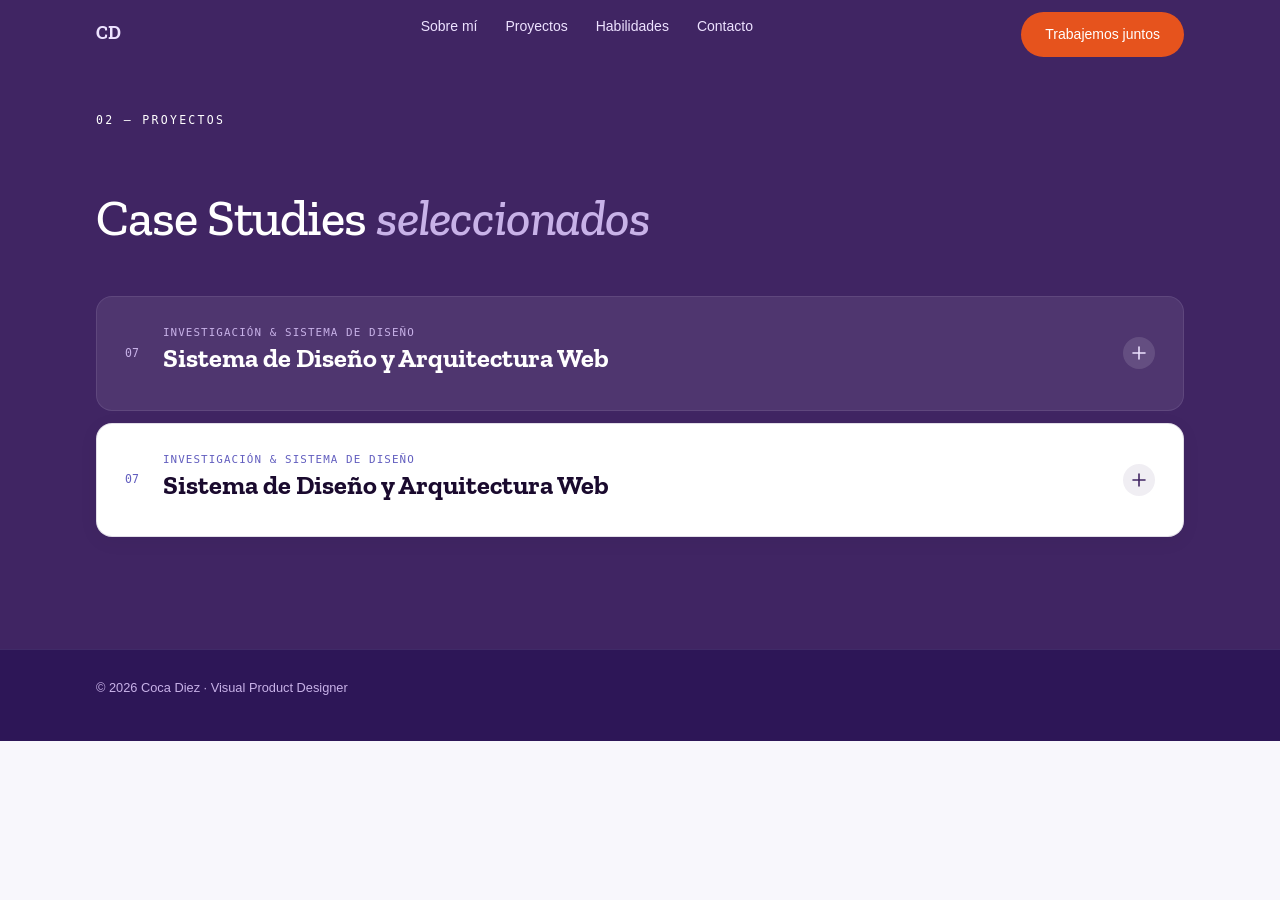
<file: cocadiez/guidelines.html>
<!doctype html>
<html lang="es">

<head>
  <meta charset="UTF-8" />
  <link href="https://cdn.jsdelivr.net/npm/bootstrap@5.3.3/dist/css/bootstrap.min.css" rel="stylesheet" />
  <meta name="viewport" content="width=device-width, initial-scale=1.0" />
  <meta name="description"
    content="Coca Diez — Diseñadora especializada en visual design de interfaces para productos digitales." />
  <title>Portfolio · Coca Diez</title>
  <link rel="preconnect" href="https://fonts.googleapis.com" />
  <link rel="preconnect" href="https://fonts.gstatic.com" crossorigin />
  <link
    href="https://fonts.googleapis.com/css2?family=Zilla+Slab:ital,wght@0,400;0,600;0,700;1,400;1,600&family=Ubuntu+Sans:ital,wght@0,300;0,400;0,500;0,600;1,300;1,400&family=Ubuntu+Sans+Mono:wght@400;500&display=swap"
    rel="stylesheet" />
  <link rel="stylesheet" href="portfolio.css" />
</head>

<body>
  <a href="#main-content" class="skip-link">Saltar al contenido principal</a>

  <!-- NAV -->
  <header class="custom-nav" id="nav">
    <nav class="custom-nav__inner" aria-label="Navegación principal">
      <a href="#" class="custom-nav__logo" onclick="
            window.scrollTo({ top: 0, behavior: 'smooth' });
            return false;
          " aria-label="Volver al inicio">CD</a>
      <ul class="custom-nav__links">
        <li>
          <a href="#about" class="custom-nav__link" onclick="navSmooth(event, '#about')">Sobre mí</a>
        </li>
        <li>
          <a href="#projects" class="custom-nav__link" onclick="navSmooth(event, '#projects')">Proyectos</a>
        </li>
        <li>
          <a href="#skills" class="custom-nav__link" onclick="navSmooth(event, '#skills')">Habilidades</a>
        </li>
        <li>
          <a href="#contact" class="custom-nav__link" onclick="navSmooth(event, '#contact')">Contacto</a>
        </li>
      </ul>
      <a href="#contact" class="btn btn--solid custom-nav__cta" onclick="navSmooth(event, '#contact')">Trabajemos
        juntos</a>
      <button class="custom-nav__hamburger" id="hamburger" aria-label="Abrir menú" aria-expanded="false"
        aria-controls="mobile-menu">
        <span></span><span></span><span></span>
      </button>
    </nav>
    <div class="custom-nav__mobile" id="mobile-menu" hidden>
      <ul>
        <li>
          <a href="#about" onclick="mobileNav(event, '#about')">Sobre mí</a>
        </li>
        <li>
          <a href="#projects" onclick="mobileNav(event, '#projects')">Proyectos</a>
        </li>
        <li>
          <a href="#skills" onclick="mobileNav(event, '#skills')">Habilidades</a>
        </li>
        <li>
          <a href="#contact" onclick="mobileNav(event, '#contact')">Contacto</a>
        </li>
      </ul>
      <button class="btn btn--solid" onclick="mobileNav(event, '#contact')">
        Trabajemos juntos
      </button>
    </div>
  </header>

  <main id="main-content">
   

   
    <!-- GUIDELINES -->
    <section id="projects" class="section section--dark" aria-label="Proyectos">
      <div class="container">
        <p class="label label--light fade-in">02 — Proyectos</p>
        <h2 class="heading heading--light fade-in" data-delay="60">
          Case Studies <em>seleccionados</em>
        </h2>
        <div class="projects__list fade-in" data-delay="120">

          <!-- PROYECTO 8 -->
          <article class="project" tabindex="0" aria-expanded="false" aria-label="Proyecto 7 — Caso de Estudio. Expandir detalles"
            onclick="toggleProject(this)" onkeydown="projectKey(event, this)">
            <div class="project__header">
              <div class="project__meta">
                <span class="project__num" aria-hidden="true">07</span>
                <div>
                  <p class="project__tag">Investigación &amp; Sistema de Diseño</p>
                  <h3 class="project__title">
                    Sistema de Diseño y Arquitectura Web
                  </h3>
                </div>
              </div>
              <div class="project__toggle" aria-hidden="true">
                <svg width="14" height="14" viewBox="0 0 14 14" fill="none">
                  <path d="M7 1v12M1 7h12" stroke="currentColor" stroke-width="1.6" stroke-linecap="round" />
                </svg>
              </div>
            </div>
            <div class="project__body">
              <div class="project__body-inner project__body-inner--single-col">
                <div class="project__details">
                  
                  <!-- NAV TABS -->
                  <div class="project__tabs" onclick="event.stopPropagation();">
                    <ul class="nav nav-tabs custom-project-tabs custom-project-tabs--dark" role="tablist">
                      <li class="nav-item" role="presentation">
                        <button class="nav-link active" type="button" role="tab" aria-selected="true" onclick="changeTab(event, 'p8-wireframes')">Wireframes</button>
                      </li>
                      <li class="nav-item" role="presentation">
                        <button class="nav-link" type="button" role="tab" aria-selected="false" onclick="changeTab(event, 'p8-paleta')">Paleta de Color</button>
                      </li>
                      <li class="nav-item" role="presentation">
                        <button class="nav-link" type="button" role="tab" aria-selected="false" onclick="changeTab(event, 'p8-tipografia')">Tipografía</button>
                      </li>
                      <li class="nav-item" role="presentation">
                        <button class="nav-link" type="button" role="tab" aria-selected="false" onclick="changeTab(event, 'p8-html')">HTML Semántico</button>
                      </li>
                    </ul>

                    <div class="tab-content custom-tab-content">
                      <!-- TAB 1: WIREFRAMES -->
                      <div class="tab-pane fade show active" id="p8-wireframes" role="tabpanel">
                        <p class="body-text body-text--light">
                          <strong>Estructuración y Wireframing</strong><br /><br />
                          En esta etapa se mapearon las tareas principales de los usuarios para crear una navegación sin fricciones. Se probaron distintas estructuras en baja fidelidad antes de avanzar a componentes definitivos, garantizando flujos ágiles y directos hacia los objetivos clave de la plataforma.
                        </p>

                        <div class="project__gallery-row">
                          <div class="project__gallery-img-wrapper">
                            <img src="images/24g.webp" alt="Wireframe 1" class="project__gallery-img" loading="lazy" />
                          </div>
                          <div class="project__gallery-img-wrapper">
                            <img src="images/02g.webp" alt="Wireframe 2" class="project__gallery-img" loading="lazy" />
                          </div>
                          <div class="project__gallery-img-wrapper">
                            <img src="images/05g.webp" alt="Wireframe 3" class="project__gallery-img" loading="lazy" />
                          </div>
                        </div>

                        <ul class="methods" aria-label="Metodologías aplicadas">
                          <li><a href="https://example.com/balsamiq" target="_blank" rel="noopener noreferrer" class="method method--dark-link">Balsamiq</a></li>
                          <li><a href="https://example.com/figma" target="_blank" rel="noopener noreferrer" class="method method--dark-link">Figma Prototyping</a></li>
                          <li><a href="https://example.com/user-flow" target="_blank" rel="noopener noreferrer" class="method method--dark-link">User Flow</a></li>
                        </ul>
                      </div>

                      <!-- TAB 2: PALETA DE COLOR -->
                      <div class="tab-pane fade" id="p8-paleta" role="tabpanel">
                        <p class="body-text body-text--light">
                          <strong>Sistema de Color y Accesibilidad</strong><br /><br />
                          Se construyó un sistema cromático jerarquizado basado en tonos púrpura y lavanda con acentos cálidos. Cada combinación fue validada con pruebas de contraste WCAG 2.1 AA para asegurar legibilidad cómoda tanto en temas claros como en interfaces nocturnas.
                        </p>

                        <div class="project__gallery-row">
                          <div class="project__gallery-img-wrapper">
                            <img src="images/08g.webp" alt="Paleta de color 1" class="project__gallery-img" loading="lazy" />
                          </div>
                          <div class="project__gallery-img-wrapper">
                            <img src="images/22g.webp" alt="Paleta de color 2" class="project__gallery-img" loading="lazy" />
                          </div>
                          <div class="project__gallery-img-wrapper">
                            <img src="images/23g.webp" alt="Paleta de color 3" class="project__gallery-img" loading="lazy" />
                          </div>
                        </div>

                        <ul class="methods" aria-label="Metodologías aplicadas">
                          <li><a href="https://example.com/wcag" target="_blank" rel="noopener noreferrer" class="method method--dark-link">WCAG 2.1 AA</a></li>
                          <li><a href="https://example.com/color-tokens" target="_blank" rel="noopener noreferrer" class="method method--dark-link">Color Tokens</a></li>
                        </ul>
                      </div>

                      <!-- TAB 3: TIPOGRAFÍA -->
                      <div class="tab-pane fade" id="p8-tipografia" role="tabpanel">
                        <p class="body-text body-text--light">
                          <strong>Escala Tipográfica y Legibilidad</strong><br /><br />
                          Se combinó la calidez de <em>Zilla Slab</em> para los encabezados editoriales con la limpieza de <em>Ubuntu Sans</em> en los cuerpos de texto. Esta combinación logra un tono profesional pero cercano, optimizando la lectura en dispositivos móviles.
                        </p>

                        <div class="project__gallery-row">
                          <div class="project__gallery-img-wrapper">
                            <img src="images/10g.webp" alt="Tipografía 1" class="project__gallery-img" loading="lazy" />
                          </div>
                          <div class="project__gallery-img-wrapper">
                            <img src="images/11g.webp" alt="Tipografía 2" class="project__gallery-img" loading="lazy" />
                          </div>
                          <div class="project__gallery-img-wrapper">
                            <img src="images/13g.webp" alt="Tipografía 3" class="project__gallery-img" loading="lazy" />
                          </div>
                        </div>

                        <ul class="methods" aria-label="Metodologías aplicadas">
                          <li><a href="https://fonts.google.com" target="_blank" rel="noopener noreferrer" class="method method--dark-link">Google Fonts</a></li>
                          <li><a href="https://example.com/typography" target="_blank" rel="noopener noreferrer" class="method method--dark-link">Modular Scale</a></li>
                        </ul>
                      </div>

                      <!-- TAB 4: HTML SEMÁNTICO -->
                      <div class="tab-pane fade" id="p8-html" role="tabpanel">
                        <p class="body-text body-text--light">
                          <strong>Maquetación Limpia y Hand-off</strong><br /><br />
                          El maquetado utiliza etiquetas nativas de HTML5 (`header`, `main`, `section`, `article`), organizadas para facilitar la interacción con tecnologías asistivas y acelerar la posterior integración con el equipo de desarrollo front-end.
                        </p>

                        <div class="project__gallery-row">
                          <div class="project__gallery-img-wrapper">
                            <img src="images/14g.webp" alt="HTML Semántico 1" class="project__gallery-img" loading="lazy" />
                          </div>
                          <div class="project__gallery-img-wrapper">
                            <img src="images/01cyt.webp" alt="HTML Semántico 2" class="project__gallery-img" loading="lazy" />
                          </div>
                          <div class="project__gallery-img-wrapper">
                            <img src="images/02cyt.webp" alt="HTML Semántico 3" class="project__gallery-img" loading="lazy" />
                          </div>
                        </div>

                        <ul class="methods" aria-label="Metodologías aplicadas">
                          <li><a href="https://developer.mozilla.org/es/docs/Web/HTML" target="_blank" rel="noopener noreferrer" class="method method--dark-link">HTML5 Semántico</a></li>
                          <li><a href="https://example.com/aria" target="_blank" rel="noopener noreferrer" class="method method--dark-link">ARIA Attributes</a></li>
                          <li><a href="https://example.com/seo" target="_blank" rel="noopener noreferrer" class="method method--dark-link">SEO On-Page</a></li>
                        </ul>
                      </div>

                    </div>
                  </div>

                </div>
              </div>
            </div>
          </article>

          <!-- PROYECTO 8 blanco -->
          <article class="project project--inverted" tabindex="0" aria-expanded="false" aria-label="Proyecto 7 — Caso de Estudio. Expandir detalles"
            onclick="toggleProject(this)" onkeydown="projectKey(event, this)">
            <div class="project__header">
              <div class="project__meta">
                <span class="project__num" aria-hidden="true">07</span>
                <div>
                  <p class="project__tag">Investigación &amp; Sistema de Diseño</p>
                  <h3 class="project__title">
                    Sistema de Diseño y Arquitectura Web
                  </h3>
                </div>
              </div>
              <div class="project__toggle" aria-hidden="true">
                <svg width="14" height="14" viewBox="0 0 14 14" fill="none">
                  <path d="M7 1v12M1 7h12" stroke="currentColor" stroke-width="1.6" stroke-linecap="round" />
                </svg>
              </div>
            </div>
            <div class="project__body">
              <div class="project__body-inner project__body-inner--single-col">
                <div class="project__details">
                  
                 <!-- NAV TABS -->
                  <div class="project__tabs" onclick="event.stopPropagation();">
                    <ul class="nav nav-tabs custom-project-tabs" role="tablist">
                      <li class="nav-item" role="presentation">
                        <button class="nav-link active" type="button" role="tab" aria-selected="true" onclick="changeTab(event, 'wireframes')">Wireframes</button>
                      </li>
                      <li class="nav-item" role="presentation">
                        <button class="nav-link" type="button" role="tab" aria-selected="false" onclick="changeTab(event, 'paleta')">Paleta de Color</button>
                      </li>
                      <li class="nav-item" role="presentation">
                        <button class="nav-link" type="button" role="tab" aria-selected="false" onclick="changeTab(event, 'tipografia')">Tipografía</button>
                      </li>
                      <li class="nav-item" role="presentation">
                        <button class="nav-link" type="button" role="tab" aria-selected="false" onclick="changeTab(event, 'html')">HTML Semántico</button>
                      </li>
                    </ul>

                    <div class="tab-content custom-tab-content">
                      <!-- TAB 1: WIREFRAMES -->
                      <div class="tab-pane fade show active" id="wireframes" role="tabpanel">
                        <p class="body-text body-text--dark">
                          <strong>Estructuración y Wireframing</strong><br /><br />
                          En esta etapa se mapearon las tareas principales de los usuarios para crear una navegación sin fricciones. Se probaron distintas estructuras en baja fidelidad antes de avanzar a componentes definitivos, garantizando flujos ágiles y directos hacia los objetivos clave de la plataforma.
                        </p>

                        <div class="project__gallery-row">
                          <div class="project__gallery-img-wrapper">
                            <img src="images/24g.webp" alt="Wireframe 1" class="project__gallery-img" loading="lazy" />
                          </div>
                          <div class="project__gallery-img-wrapper">
                            <img src="images/02g.webp" alt="Wireframe 2" class="project__gallery-img" loading="lazy" />
                          </div>
                          <div class="project__gallery-img-wrapper">
                            <img src="images/05g.webp" alt="Wireframe 3" class="project__gallery-img" loading="lazy" />
                          </div>
                        </div>

                        <ul class="methods methods--inverted" aria-label="Metodologías aplicadas">
                          <li><a href="https://example.com/balsamiq" target="_blank" rel="noopener noreferrer" class="method method--link">Balsamiq</a></li>
                          <li><a href="https://example.com/figma" target="_blank" rel="noopener noreferrer" class="method method--link">Figma Prototyping</a></li>
                          <li><a href="https://example.com/user-flow" target="_blank" rel="noopener noreferrer" class="method method--link">User Flow</a></li>
                        </ul>
                      </div>

                      <!-- TAB 2: PALETA DE COLOR -->
                      <div class="tab-pane fade" id="paleta" role="tabpanel">
                        <p class="body-text body-text--dark">
                          <strong>Sistema de Color y Accesibilidad</strong><br /><br />
                          Se construyó un sistema cromático jerarquizado basado en tonos púrpura y lavanda con acentos cálidos. Cada combinación fue validada con pruebas de contraste WCAG 2.1 AA para asegurar legibilidad cómoda tanto en temas claros como en interfaces nocturnas.
                        </p>

                        <div class="project__gallery-row">
                          <div class="project__gallery-img-wrapper">
                            <img src="images/08g.webp" alt="Paleta de color 1" class="project__gallery-img" loading="lazy" />
                          </div>
                          <div class="project__gallery-img-wrapper">
                            <img src="images/22g.webp" alt="Paleta de color 2" class="project__gallery-img" loading="lazy" />
                          </div>
                          <div class="project__gallery-img-wrapper">
                            <img src="images/23g.webp" alt="Paleta de color 3" class="project__gallery-img" loading="lazy" />
                          </div>
                        </div>

                        <ul class="methods methods--inverted" aria-label="Metodologías aplicadas">
                          <li><a href="https://example.com/wcag" target="_blank" rel="noopener noreferrer" class="method method--link">WCAG 2.1 AA</a></li>
                          <li><a href="https://example.com/color-tokens" target="_blank" rel="noopener noreferrer" class="method method--link">Color Tokens</a></li>
                        </ul>
                      </div>

                      <!-- TAB 3: TIPOGRAFÍA -->
                      <div class="tab-pane fade" id="tipografia" role="tabpanel">
                        <p class="body-text body-text--dark">
                          <strong>Escala Tipográfica y Legibilidad</strong><br /><br />
                          Se combinó la calidez de <em>Zilla Slab</em> para los encabezados editoriales con la limpieza de <em>Ubuntu Sans</em> en los cuerpos de texto. Esta combinación logra un tono profesional pero cercano, optimizando la lectura en dispositivos móviles.
                        </p>

                        <div class="project__gallery-row">
                          <div class="project__gallery-img-wrapper">
                            <img src="images/10g.webp" alt="Tipografía 1" class="project__gallery-img" loading="lazy" />
                          </div>
                          <div class="project__gallery-img-wrapper">
                            <img src="images/11g.webp" alt="Tipografía 2" class="project__gallery-img" loading="lazy" />
                          </div>
                          <div class="project__gallery-img-wrapper">
                            <img src="images/13g.webp" alt="Tipografía 3" class="project__gallery-img" loading="lazy" />
                          </div>
                        </div>

                        <ul class="methods methods--inverted" aria-label="Metodologías aplicadas">
                          <li><a href="https://fonts.google.com" target="_blank" rel="noopener noreferrer" class="method method--link">Google Fonts</a></li>
                          <li><a href="https://example.com/typography" target="_blank" rel="noopener noreferrer" class="method method--link">Modular Scale</a></li>
                        </ul>
                      </div>

                      <!-- TAB 4: HTML SEMÁNTICO -->
                      <div class="tab-pane fade" id="html" role="tabpanel">
                        <p class="body-text body-text--dark">
                          <strong>Maquetación Limpia y Hand-off</strong><br /><br />
                          El maquetado utiliza etiquetas nativas de HTML5 (`header`, `main`, `section`, `article`), organizadas para facilitar la interacción con tecnologías asistivas y acelerar la posterior integración con el equipo de desarrollo front-end.
                        </p>

                        <div class="project__gallery-row">
                          <div class="project__gallery-img-wrapper">
                            <img src="images/14g.webp" alt="HTML Semántico 1" class="project__gallery-img" loading="lazy" />
                          </div>
                          <div class="project__gallery-img-wrapper">
                            <img src="images/01cyt.webp" alt="HTML Semántico 2" class="project__gallery-img" loading="lazy" />
                          </div>
                          <div class="project__gallery-img-wrapper">
                            <img src="images/02cyt.webp" alt="HTML Semántico 3" class="project__gallery-img" loading="lazy" />
                          </div>
                        </div>

                        <ul class="methods methods--inverted" aria-label="Metodologías aplicadas">
                          <li><a href="https://developer.mozilla.org/es/docs/Web/HTML" target="_blank" rel="noopener noreferrer" class="method method--link">HTML5 Semántico</a></li>
                          <li><a href="https://example.com/aria" target="_blank" rel="noopener noreferrer" class="method method--link">ARIA Attributes</a></li>
                          <li><a href="https://example.com/seo" target="_blank" rel="noopener noreferrer" class="method method--link">SEO On-Page</a></li>
                        </ul>
                      </div>

                    </div>
                  </div>

                </div>
              </div>
            </div>
          </article>
          
          
        </div>
      </div>
    </section>

  </main>

  <footer class="footer">
    <div class="container footer__inner">
      <p>© 2026 Coca Diez · Visual Product Designer</p>
    </div>
  </footer>

  <script>
    const nav = document.getElementById("nav");
    window.addEventListener(
      "scroll",
      () => nav.classList.toggle("custom-nav--scrolled", window.scrollY > 40),
      { passive: true },
    );

    function navSmooth(e, href) {
      e.preventDefault();
      document
        .querySelector(href)
        ?.scrollIntoView({ behavior: "smooth", block: "start" });
    }

    const hamburger = document.getElementById("hamburger");
    const mobileMenu = document.getElementById("mobile-menu");
    hamburger.addEventListener("click", () => {
      const open = hamburger.getAttribute("aria-expanded") === "true";
      hamburger.setAttribute("aria-expanded", String(!open));
      hamburger.setAttribute(
        "aria-label",
        open ? "Abrir menú" : "Cerrar menú",
      );
      mobileMenu.setAttribute("aria-hidden", String(open));
      mobileMenu.classList.toggle("custom-nav__mobile--open", !open);
      hamburger.classList.toggle("custom-nav__hamburger--open", !open);
    });

    function mobileNav(e, href) {
      e.preventDefault();
      hamburger.setAttribute("aria-expanded", "false");
      hamburger.setAttribute("aria-label", "Abrir menú");
      mobileMenu.setAttribute("aria-hidden", "true");
      mobileMenu.classList.remove("custom-nav__mobile--open");
      hamburger.classList.remove("custom-nav__hamburger--open");
      document
        .querySelector(href)
        ?.scrollIntoView({ behavior: "smooth", block: "start" });
    }

    function toggleProject(el) {
      const isOpen = el.getAttribute("aria-expanded") === "true";
      el.setAttribute("aria-expanded", String(!isOpen));
      el.classList.toggle("project--open", !isOpen);
    }
    function projectKey(e, el) {
      if (e.key === "Enter" || e.key === " ") {
        e.preventDefault();
        toggleProject(el);
      }
    }

    const io = new IntersectionObserver(
      (entries) => {
        entries.forEach((en) => {
          if (en.isIntersecting) {
            setTimeout(
              () => en.target.classList.add("fade-in--visible"),
              Number(en.target.dataset.delay || 0),
            );
            io.unobserve(en.target);
          }
        });
      },
      { threshold: 0.08, rootMargin: "0px 0px -50px 0px" },
    );
    document.querySelectorAll(".fade-in").forEach((el) => io.observe(el));

    const dot = document.querySelector(".hero__scroll-dot");
    let t = 0;
    (function tick() {
      t += 0.02;
      if (dot) dot.style.transform = `translateY(${Math.sin(t) * 6}px)`;
      requestAnimationFrame(tick);
    })();

    // ========== FORMULARIO DE CONTACTO ==========
    document.addEventListener("DOMContentLoaded", function () {
      const form = document.getElementById("contactForm");
      const alertBox = document.getElementById("formAlert");
      const button = form?.querySelector("button[type='submit']");

      if (!form) {
        console.error("Formulario no encontrado");
        return;
      }

      const inputs = form.querySelectorAll(".form-control");
      inputs.forEach((input) => {
        input.addEventListener("blur", function () {
          if (this.value.trim()) {
            this.classList.remove("is-invalid");
            this.classList.add("is-valid");
          } else {
            this.classList.remove("is-valid");
          }
        });

        input.addEventListener("input", function () {
          if (this.value.trim()) {
            this.classList.remove("is-invalid");
            this.classList.add("is-valid");
          }
        });
      });

      form.addEventListener("submit", async function (event) {
        event.preventDefault();

        const nombre = form.querySelector("#nombre");
        const email = form.querySelector("#email");
        const mensaje = form.querySelector("#mensaje");

        let isValid = true;

        [nombre, email, mensaje].forEach((el) => {
          el.classList.remove("is-valid", "is-invalid");
        });

        if (!nombre.value.trim()) {
          nombre.classList.add("is-invalid");
          isValid = false;
        } else {
          nombre.classList.add("is-valid");
        }

        if (!email.value.trim() || !email.value.includes("@")) {
          email.classList.add("is-invalid");
          isValid = false;
        } else {
          email.classList.add("is-valid");
        }

        if (!mensaje.value.trim()) {
          mensaje.classList.add("is-invalid");
          isValid = false;
        } else {
          mensaje.classList.add("is-valid");
        }

        if (!isValid) {
          alertBox.classList.remove("d-none");
          alertBox.classList.add("alert-danger");
          alertBox.innerText =
            "Por favor completa todos los campos correctamente.";
          return;
        }

        button.innerText = "Enviando...";
        button.disabled = true;
        alertBox.classList.add("d-none");

        const data = new FormData(form);

        try {
          const response = await fetch(form.action, {
            method: "POST",
            body: data,
            headers: {
              Accept: "application/json",
            },
          });

          if (response.ok) {
            alertBox.classList.remove("d-none", "alert-danger");
            alertBox.classList.add("alert-success");
            alertBox.innerText =
              "¡Mensaje enviado correctamente! Te responderé lo antes posible.";
            form.reset();
            form.querySelectorAll(".form-control").forEach((el) => {
              el.classList.remove("is-valid", "is-invalid");
            });
          } else {
            throw new Error();
          }
        } catch (error) {
          alertBox.classList.remove("d-none", "alert-success");
          alertBox.classList.add("alert-danger");
          alertBox.innerText = "Error al enviar. Intenta nuevamente.";
        }

        button.innerText = "Enviar Mensaje";
        button.disabled = false;
      });
    });
    function changeTab(event, tabId) {
      // 1. Evitar que el clic abra/cierre la tarjeta del proyecto
      event.stopPropagation();
      event.preventDefault();

      const tabsContainer = event.currentTarget.closest('.project__tabs');
      if (!tabsContainer) return;

      // 2. Desactivar todos los botones de pestaña
      const buttons = tabsContainer.querySelectorAll('.nav-link');
      buttons.forEach(btn => {
        btn.classList.remove('active');
        btn.setAttribute('aria-selected', 'false');
      });

      // 3. Ocultar todos los paneles de contenido
      const panes = tabsContainer.querySelectorAll('.tab-pane');
      panes.forEach(pane => {
        pane.classList.remove('show', 'active');
      });

      // 4. Activar el botón seleccionado y mostrar su panel correspondiente
      event.currentTarget.classList.add('active');
      event.currentTarget.setAttribute('aria-selected', 'true');

      const targetPane = tabsContainer.querySelector('#' + tabId);
      if (targetPane) {
        targetPane.classList.add('show', 'active');
      }
    }
  </script>
</body>

</html>
</file>
<file: portfolio.css>
/* ══════════════════════════════════════════════════════════════════════════
   PORTFOLIO — Coca Diez · Hoja de estilos
   Metodología: BEM + Custom Properties (design tokens) · Mobile-first
   ══════════════════════════════════════════════════════════════════════════ */

/* ─────────────────────── reset & base ─────────────────────────────────────── */
*, *::before, *::after { box-sizing: border-box; margin: 0; padding: 0; }
html { font-size: 16px; scroll-behavior: smooth; }
body { font-family: 'Ubuntu Sans', sans-serif; background: #F8F7FC; color: #1A0A2E; overflow-x: hidden; -webkit-font-smoothing: antialiased; }
img { display: block; max-width: 100%; }
ul { list-style: none; }
a { text-decoration: none; }
button { font-family: inherit; }

/* ────────── tokens de diseño ────────────── */
:root {
  --purple:      #402563;
  --purple-deep: #2D1657;
  --purple-light: #625EBF;
  --lavender-hi: #EDE2FF;
  --lavender-md: #C8B2E8;
  --light-bg:    #F8F7FC;
  --dark-text:   #1A0A2E;
  --body-text:   #2C1F42;
  --acento:      #E6531D;
  --success:     #4ADE80;
  --danger:      #F87171;
  --danger-bg:   rgba(248, 113, 113, 0.12);
  --success-bg:  rgba(74, 222, 128, 0.12);
  --tag-bg:      rgba(140, 12, 149, 0.2);

  --serif:       'Zilla Slab', serif;
  --sans:        'Ubuntu Sans', sans-serif;
  --mono:        'Ubuntu Sans Mono', monospace;
  --radius:      1rem;
  --radius-sm:   0.75rem;
  --max-w:       72rem;
  --px:          1.25rem;

  /*--- Relación de aspecto reservada para las imágenes de proyectos sin necesitar
      tamaño real de cada imagen y manteniéndose 100% responsive.--- */
  --gallery-ratio: 4 / 3;
}
@media (min-width: 640px)  { :root { --px: 1.5rem; } }
@media (min-width: 1024px) { :root { --px: 2rem; } }

/* ------------ saltar al contenido principal ───────────────────────────────── */
.skip-link {
  position: fixed; top: 1rem; left: 1rem; z-index: 200;
  padding: .5rem 1rem; border-radius: .5rem;
  background: #fff; color: var(--purple);
  font-family: var(--sans); font-size: .875rem; font-weight: 700;
  transform: translateY(-150%); transition: transform .2s;
}
.skip-link:focus { transform: translateY(0); }

/* ──────────────────────── Animación de Fade-in ───────────────────────────────── */
.fade-in { opacity: 0; transform: translateY(24px); transition: opacity .6s ease, transform .6s ease; }
.fade-in--visible { opacity: 1; transform: translateY(0); }

/* ────────--------------───────── */
.label {
  font-family: var(--mono);
  font-size: .72rem;
  letter-spacing: .2em;
  text-transform: uppercase;
  margin-bottom: 1.25rem;
  display: block;
  font-weight: 500;
}
.label--dark  { color: var(--purple); }
.label--light { color: #fff; }

.heading {
  font-family: var(--serif);
  font-size: clamp(1.9rem, 5vw, 3.2rem);
  font-weight: 400;
  line-height: 1.15;
  letter-spacing: -.02em;
  color: var(--purple-light);
}
.heading em { font-style: italic; color: var(--acento); }
.heading--light { color: #fff; }
.heading--light em { color: var(--lavender-md); }

.body-text { font-family: var(--sans); color: var(--body-text); line-height: 1.6; font-size: .98rem; }
.body-text + .body-text { margin-top: .75rem; }
.body-text--light { color: var(--lavender-hi); }
.body-text--muted { color: var(--lavender-hi); font-size: .88rem; line-height: 1.78; }

/* –––––––––––––––── Botones ─────────────────────── */
.btn {
  display: inline-flex; align-items: center; justify-content: center; gap: .5rem;
  padding: .75rem 1.5rem; border-radius: 999px; border: none; cursor: pointer;
  font-family: var(--sans); font-size: .875rem; font-weight: 500;
  transition: opacity .2s, transform .15s;
  text-decoration: none;
}
.btn:active { transform: scale(.96); }
.btn--solid   { background: var(--acento); color: #ffffff; }
.btn--full    { width: 100%; }
.btn:hover { opacity: .9; }
.btn:focus-visible { outline: 2px solid #fff; outline-offset: 3px; }
.btn--solid:hover { background: var(--acento); opacity: .7; color: #fff; }
.btn--solid:active {
  background-color: var(--purple-deep);
  opacity: 1;
  color: var(--lavender-hi);
}

/* ── containers y secciones ──────────────────────────────────────────────────── */
.container { max-width: var(--max-w); margin-inline: auto; padding-inline: var(--px); }

.section { padding-block: 5rem; }
@media (min-width: 768px) { .section { padding-block: 7rem; } }
.section--light { background: var(--light-bg); }
.section--dark  { background: var(--purple); }
.section > .container { display: flex; flex-direction: column; gap: 2.5rem; }

/* ────────────────────────────── NAV ───────────────────────────────────────── */
.custom-nav {
  position: fixed; inset: 0 0 auto;
  z-index: 100;
  transition: background .3s, border-color .3s, backdrop-filter .3s;
}
.custom-nav--scrolled {
  background: rgba(248,247,252,.96);
  backdrop-filter: blur(14px);
  border-bottom: 1px solid rgba(64,37,99,.12);
}

.custom-nav__inner {
  max-width: var(--max-w); margin-inline: auto; padding-inline: var(--px);
  height: 4.25rem; display: flex; align-items: center; justify-content: space-between; gap: 1rem;
}

.custom-nav__logo {
  font-family: var(--serif); font-size: 2.15rem; font-weight: 700; letter-spacing: -.02em;
  color: var(--lavender-hi); transition: color .3s;
  cursor: pointer;
}
.custom-nav--scrolled .custom-nav__logo { color: var(--purple); }

.custom-nav__links { display: none; align-items: center; gap: 1.75rem; font-weight: 500; }
@media (min-width: 768px) { .custom-nav__links { display: flex; } }
.custom-nav__link {
  font-family: var(--sans); font-size: .875rem; color: var(--lavender-hi);
  transition: color .3s, opacity .2s;
}
.custom-nav--scrolled .custom-nav__link { color: var(--dark-text); }
.custom-nav__link:hover { opacity: .6; }

.custom-nav__cta { display: none; }
@media (min-width: 768px) { .custom-nav__cta { display: inline-flex; } }

/* Hamburguesa */
.custom-nav__hamburger {
  display: flex; flex-direction: column; gap: 5px; padding: .5rem;
  background: none; border: none; cursor: pointer;
}
@media (min-width: 768px) { .custom-nav__hamburger { display: none; } }
.custom-nav__hamburger span {
  display: block; width: 1.5rem; height: 2px;
  background: var(--lavender-hi); border-radius: 2px;
  transition: transform .3s, opacity .3s, background .3s;
}
.custom-nav--scrolled .custom-nav__hamburger span { background: var(--purple); }
.custom-nav__hamburger--open span:nth-child(1) { transform: rotate(45deg) translate(3px, 3px); }
.custom-nav__hamburger--open span:nth-child(2) { opacity: 0; }
.custom-nav__hamburger--open span:nth-child(3) { transform: rotate(-45deg) translate(3px, -3px); }

/* móvil menu */
.custom-nav__mobile {
  background: rgba(248,247,252,.90);
  backdrop-filter: blur(14px);
  max-height: 0; overflow: hidden;
  transition: max-height .3s ease;
}
.custom-nav__mobile--open { max-height: 400px; }
.custom-nav__mobile ul { padding: .5rem var(--px) 1rem; display: flex; flex-direction: column; gap: .25rem; }
.custom-nav__mobile a {
  display: block; padding: .6rem 0;
  font-family: var(--sans); font-size: 1rem; color: var(--dark-text);
  transition: opacity .2s;
}
.custom-nav__mobile a:hover { opacity: .6; }
.custom-nav__mobile .btn { margin: .5rem var(--px) 1.25rem; }

/* ── HERO ──────────────────────────────────────────────────────────────────── */
.hero {
  position: relative;
  background: var(--purple);
  display: flex; flex-direction: column; justify-content: flex-end;
  padding-top: 6rem; padding-bottom: 3.5rem;
  overflow: hidden;
}

.hero__glow {
  position: absolute; border-radius: 50%; pointer-events: none;
}
.hero__glow--top {
  top: -10%; right: -10%;
  width: min(55vw, 600px); aspect-ratio: 1;
  background: radial-gradient(circle, rgba(140,90,200,.45) 0%, transparent 70%);
}
.hero__glow--bottom {
  bottom: -5%; left: -8%;
  width: min(40vw, 400px); aspect-ratio: 1;
  background: radial-gradient(circle, rgba(100,60,160,.35) 0%, transparent 70%);
}

.hero__inner {
  position: relative;
  max-width: var(--max-w); margin-inline: auto; width: 100%;
  padding-inline: var(--px);
  display: flex; flex-direction: column; gap: 2.5rem;
  animation: heroFade .8s ease both;
}
@keyframes heroFade { from { opacity: 0; transform: translateY(20px); } to { opacity: 1; transform: none; } }

.hero__eyebrow { margin-bottom: 0; animation: heroFade .6s .1s ease both; }

.hero__title {
  font-family: var(--serif);
  line-height: .9; letter-spacing: -.03em;
  animation: heroFade .8s .2s ease both;
}
.hero__title-main {
  display: inline-block;
  font-size: clamp(3.5rem, 15vw, 10.5rem);
  font-weight: 700; color: #fff;
  line-height: .88;
  animation: floatGlow 10s ease-in-out infinite;
}
@keyframes floatGlow {
  0%, 100% {
    transform: translateY(0px);
    text-shadow: 0 0 20px rgba(237, 226, 255, 0.1);
  }
  50% {
    transform: translateY(-12px);
    text-shadow: 0 0 0px rgba(230, 83, 29, 0.1), 0 0 80px rgba(248, 244, 242, 0.5);
  }
}
.hero__title-italic {
  display: block;
  font-size: clamp(2.8rem, 12vw, 5.5rem);
  font-weight: 400; font-style: italic;
  color: var(--lavender-md);
  line-height: 1.05;
  padding-left: clamp(.8rem, 4vw, 5rem);
}

.hero__bottom {
  display: flex; flex-direction: column; gap: 2.5rem;
  animation: heroFade .75s .42s ease both;
}
@media (min-width: 640px) {
  .hero__bottom { flex-direction: row; align-items: flex-end; justify-content: space-between; }
}

.hero__bio {
  font-family: var(--sans); color: var(--lavender-hi);
  font-size: clamp(.95rem, 2.5vw, 1.1rem); line-height: 1.65; font-weight: 400;
  max-width: 60rem;
}
.hero__bio strong { font-weight: 600; color: #fff; }

.hero__stats {
  display: grid; grid-template-columns: repeat(3, 1fr); gap: 1rem;
  padding-top: 1.75rem;
  border-top: 1px solid rgba(237,226,255,.18);
  animation: heroFade .6s .65s ease both;
}
.hero__stat-num {
  font-family: var(--serif); color: var(--lavender-hi);
  font-size: clamp(1.5rem, 5vw, 2.8rem); font-weight: 700; line-height: 1;
}
.hero__stat-label {
  font-family: var(--sans); color: var(--light-bg);
  font-size: .72rem; margin-top: 5px; letter-spacing: .04em;
}

.hero__scroll {
  position: absolute; bottom: 1.25rem; right: 1.25rem;
  width: 1.25rem; height: 2rem; border-radius: 999px;
  border: 1.5px solid rgba(237,226,255,.3);
  display: flex; align-items: flex-start; justify-content: center; padding-top: 6px;
}
.hero__scroll-dot {
  width: 4px; height: 8px; border-radius: 2px; background: var(--lavender-md);
}

/* ───────────────────────────── sobre mi ──────────────────────────────────────── */
.about__grid { display: grid; gap: 2.5rem; }
@media (min-width: 768px) { .about__grid { grid-template-columns: 1fr 1fr; gap: 5rem; align-items: start; } }

.about__content { display: flex; flex-direction: column; gap: 1.25rem; }

/* ──────────────────────────── PROYECTOS ─────────────────────────────────── */
.projects__list { display: flex; flex-direction: column; gap: .75rem; }

.project {
  border-radius: var(--radius); overflow: hidden;
  background: rgba(255,255,255,.08);
  border: 1px solid rgba(237,226,255,.1);
  transition: border-color .2s;
}
.project--open { border-color: rgba(237,226,255,.28); }

.project__header {
  margin: 0;
  padding: 0;
}

.project__title {
  margin: 0;
  font-size: inherit;
  font-weight: inherit;
}

.project__trigger {
  width: 100%;
  background: transparent;
  border: none;
  font: inherit;
  color: inherit;
  text-align: left;
  cursor: pointer;
  
  display: flex;
  align-items: center;
  justify-content: space-between;
  gap: 1rem;
  padding: 1.25rem;
  outline: none;
}
.project__trigger:focus-visible {
  outline: 2px solid var(--lavender-hi);
  outline-offset: -2px;
}
@media (min-width: 768px) { .project__trigger { padding: 1.75rem; } }

.project__meta { display: flex; align-items: center; gap: 1rem; min-width: 0; }
@media (min-width: 768px) { .project__meta { gap: 1.5rem; } }

.project__text { display: flex; flex-direction: column; min-width: 0; }
.project__num { font-family: var(--mono); color: var(--lavender-md); font-size: .72rem; flex-shrink: 0; }
.project__tag { font-family: var(--mono); color: var(--lavender-md); font-size: .68rem; letter-spacing: .1em; text-transform: uppercase; margin-bottom: 3px; }
.project__heading-text { font-family: var(--serif); color: #fff; font-size: clamp(1.1rem, 3.5vw, 1.65rem); font-weight: 700; line-height: 1.1; }

.project__toggle {
  width: 2rem; height: 2rem; border-radius: 50%; flex-shrink: 0;
  display: flex; align-items: center; justify-content: center;
  background: rgba(255,255,255,.12); color: var(--lavender-hi);
  transition: transform .22s ease;
}
.project--open .project__toggle { transform: rotate(45deg); }

/* ----- Accordeon ----- */
.project__body { display: grid; grid-template-rows: 0fr; transition: grid-template-rows .32s ease; }
.project--open .project__body { grid-template-rows: 1fr; }

.project__body-inner {
  overflow: hidden;
  display: grid; gap: 1.5rem;
  padding: 0 1.25rem;
  align-items: start;
}
.project--open .project__body-inner { padding-bottom: 1.5rem; }
@media (min-width: 768px) {
  .project__body-inner { grid-template-columns: 1fr 1fr; padding: 0 1.75rem; }
}

.project__img {
  width: 100%; height: 12rem; object-fit: cover;
  border-radius: var(--radius-sm); background: var(--purple-deep);
}
@media (min-width: 768px) { .project__img { height: 13rem; } }

.project__details { display: flex; flex-direction: column; justify-content: center; gap: 0.1rem; }

.project__details p { margin-bottom: 0.5rem; }

.project__details strong {
  display: block;
  margin-bottom: 0.5rem;
  color: #ffffff;
  font-size: 1.05rem;
}
.project__details p:first-child strong:first-child { margin-top: 0; }

.methods { display: flex; flex-wrap: wrap; gap: .5rem; padding-top: 1rem; }
.method {
  font-family: var(--mono); font-size: .7rem;
  background: var(--tag-bg); color: #fff; font-weight: 500;
  padding: 4px 10px; border-radius: 999px;
  border: 1px solid rgba(255, 255, 255, 0.25);
}

/* ── Galería de imágenes del proyecto ───────────────────────────────────────── */
.project__gallery {
  display: grid;
  grid-template-columns: repeat(2, 1fr);
  gap: 0.75rem;
  margin-top: 1rem;
  align-items: start;
  align-content: start;
}
@media (min-width: 1024px) {
  .project__gallery { gap: 1rem; }
}

.project__gallery-img-wrapper {
  display: block;
  width: 90%;
  overflow: hidden;
  border-radius: var(--radius-sm);
  border: 1px solid rgba(237, 226, 255, 0.1);
  transition: border-color 0.2s, transform 0.2s;
  background: transparent;
  line-height: 0;
  height: auto !important;
}
.project__gallery-img-wrapper:hover {
  border-color: rgba(237, 226, 255, 0.4);
  transform: scale(1.02);
}

.project__gallery-img {
  display: block;
  width: 100%;
  height: auto;
  border-radius: calc(var(--radius-sm) - 1px);
}

/* ───────────────────────────Habilidades─────────────────────────────────────── */
.skills__grid {
  display: grid; gap: 1rem;
  grid-template-columns: 1fr;
}
@media (min-width: 640px)  { .skills__grid { grid-template-columns: 1fr 1fr; } }
@media (min-width: 1024px) { .skills__grid { grid-template-columns: repeat(4, 1fr); } }

.skill-card {
  background: #fff; border: 1px solid rgba(64,37,99,.1);
  border-radius: var(--radius); padding: 1.5rem;
  display: flex; flex-direction: column; gap: 1rem;
}
.skill-card__label {
  font-family: var(--mono); color: var(--purple);
  font-size: .68rem; letter-spacing: .15em; text-transform: uppercase;
}
.skill-card ul { display: flex; flex-direction: column; gap: .6rem; }
.skill-card li {
  font-family: var(--sans); color: var(--body-text); font-size: .875rem;
  display: flex; align-items: center; gap: .6rem;
}
.skill-card li::before {
  content: ''; display: block; flex-shrink: 0;
  width: 5px; height: 5px; border-radius: 50%; background: var(--purple);
}

/* Process strip */
.process {
  background: var(--purple); border-radius: var(--radius);
  padding: 1.75rem;
}
@media (min-width: 768px) { .process { padding: 2.5rem; } }

.process__eyebrow {
  font-family: var(--mono); color: var(--lavender-md);
  font-size: .68rem; letter-spacing: .2em; text-transform: uppercase;
  margin-bottom: 1.5rem;
}
.process__steps {
  display: grid; gap: 1.5rem;
  grid-template-columns: 1fr 1fr;
}
@media (min-width: 768px) { .process__steps { grid-template-columns: repeat(4, 1fr); } }

.process__step { display: flex; flex-direction: column; gap: .25rem; }
.process__num { font-family: var(--mono); color: var(--lavender-md); font-size: .68rem; }
.process__step strong { font-family: var(--serif); color: #fff; font-size: 1.05rem; font-weight: 700; line-height: 1.15; }
.process__step p { font-family: var(--sans); color: var(--lavender-hi); font-size: .8rem; line-height: 1.55; margin-top: .15rem; }

/* ────────────────────────────── contacto ───────────────────────────────────── */
.contact__intro { font-family: var(--sans); color: var(--light-bg); font-size: 1rem; line-height: 1.65; }

.contact__grid { display: grid; gap: 2.5rem; }
@media (min-width: 768px) { .contact__grid { grid-template-columns: 1fr 1fr; gap: 4rem; align-items: start; } }

/* Formulario */
.contact-form {
  display: flex;
  flex-direction: column;
  gap: 1.25rem;
}

.contact-form__group {
  display: flex;
  flex-direction: column;
  gap: .4rem;
}

.etiqueta {
  color: var(--lavender-hi);
  font-family: var(--sans);
  font-size: .8rem;
}

.contact-form__input {
  width: 100%;
  font-family: var(--sans);
  font-size: .95rem;
  padding: .75rem 1rem;
  border-radius: var(--radius-sm);
  background: var(--purple-deep);
  border: 1.5px solid rgba(237, 226, 255, 0.22);
  color: var(--lavender-hi);
  transition: border-color .2s, box-shadow .2s;
}
.contact-form__input::placeholder { color: rgba(237, 226, 255, 0.4); }
.contact-form__input:focus {
  border-color: var(--lavender-hi);
  box-shadow: 0 0 0 .25rem rgba(98, 94, 191, 0.25);
  outline: none;
}
.contact-form__input--textarea {
  min-height: 120px;
  resize: vertical;
}
.contact-form__input.is-valid { border-color: var(--success); }
.contact-form__input.is-invalid { border-color: var(--danger); }

.contact-form__error {
  display: none;
  font-family: var(--sans);
  font-size: .78rem;
  color: #FCA5A5;
}
.contact-form__input.is-invalid + .contact-form__error { display: block; }

.contact-submit-btn {
  background: var(--light-bg);
  color: var(--purple-deep);
  border: none;
  transition: background .3s ease, color .3s ease, opacity .2s ease;
}
.contact-submit-btn:hover {
  background: var(--purple-deep);
  color: #ffffff;
  opacity: 1;
}
.contact-submit-btn:focus-visible {
  outline: 2px solid var(--purple-light);
  outline-offset: 2px;
}
.contact-submit-btn:disabled {
  opacity: 0.6;
  cursor: not-allowed;
}

/* Alertas de estado del formulario */
.form-alert {
  margin-top: .75rem;
  padding: .75rem 1rem;
  border-radius: var(--radius-sm);
  font-family: var(--sans);
  font-size: .85rem;
  border: 1px solid transparent;
}
.form-alert--hidden { display: none; }
.form-alert--success {
  background: var(--success-bg);
  color: #DCFCE7;
  border-color: rgba(74, 222, 128, .35);
}
.form-alert--danger {
  background: var(--danger-bg);
  color: #FEE2E2;
  border-color: rgba(248, 113, 113, .35);
}

/* Sidebar */
.contact__sidebar { display: flex; flex-direction: column; gap: 1.75rem; }

.contact__quote {
  border-left: 2px solid rgba(237,226,255,.35); padding-left: 1.2rem;
  font-family: var(--serif); color: var(--lavender-hi);
  font-size: 1.05rem; font-style: italic; line-height: 1.65;
}

.contact__avail { display: flex; flex-direction: column; }
.contact__avail-label { margin-bottom: .5rem; }
.contact__avail-row { display: flex; align-items: center; gap: .625rem; }
.contact__avail-row span:last-child { font-family: var(--sans); color: var(--lavender-hi); font-size: .9rem; }

.avail-dot {
  display: block; width: .5rem; height: .5rem; border-radius: 50%; flex-shrink: 0;
  background: var(--success); box-shadow: 0 0 8px var(--success);
}

.contact__social { margin-top: auto; padding-top: 1.25rem; border-top: 1px solid rgba(237,226,255,.12); }

.social-btn {
  display: inline-flex; align-items: center; gap: .5rem;
  padding: .625rem 1.25rem; border-radius: 999px;
  background: rgba(255,255,255,.08); color: var(--lavender-hi);
  border: 1px solid rgba(237,226,255,.2);
  font-family: var(--sans); font-size: .85rem;
  transition: background .2s, transform .15s;
}
.social-btn:hover { background: rgba(255,255,255,.13); }
.social-btn:active { transform: scale(.96); }
.social-btn:focus-visible { outline: 2px solid var(--lavender-hi); outline-offset: 2px; }

/* ─────────────────── FOOTER ───────────────────── */
.footer {
  background: var(--purple-deep);
  border-top: 1px solid rgba(237,226,255,.1);
  padding-block: 1.75rem;
}
.footer__inner {
  display: flex; flex-direction: column; align-items: center; gap: .5rem;
  text-align: center;
}
@media (min-width: 640px) {
  .footer__inner { flex-direction: row; justify-content: space-between; text-align: left; }
}
.footer p { font-family: var(--sans); color: var(--lavender-md); font-size: .8rem; }

/* ─────────────────── Scroll fino ─────────────────── */
::-webkit-scrollbar { width: 6px; }
::-webkit-scrollbar-track { background: transparent; }
::-webkit-scrollbar-thumb { background: rgba(64,37,99,.3); border-radius: 3px; }
::-webkit-scrollbar-thumb:hover { background: rgba(64,37,99,.5); }

/* ────────────────────── Focus ring global ──────────────────────── */
:focus-visible { outline: 2px solid var(--purple); outline-offset: 3px; }

/* ─––––––––––─ animacion/transición ──────────── */
@media (prefers-reduced-motion: reduce) {
  *, *::before, *::after { animation-duration: .01ms !important; transition-duration: .01ms !important; }
  .fade-in { opacity: 1; transform: none; }
}
/* ── Proyecto 00 en galería en 1 columna e imagen completa ────── */
.project__body-inner.project__body-inner--doc {
  align-items: start;
}
@media (min-width: 768px) {
  .project__body-inner.project__body-inner--doc {
    grid-template-columns: 1fr 2fr;
  }
}

.project__gallery.project__gallery--doc {
  grid-template-columns: 1fr;
}

.project__gallery-img-wrapper.project__gallery-img-wrapper--doc {
  aspect-ratio: auto;
  background: transparent;
}

.project__gallery-img.project__gallery-img--doc {
  height: auto;
  object-fit: contain;
}

/* Grillas de Colores (Desktop / Por defecto) */
.color-grid-row-1 {
  display: grid; grid-template-columns: repeat(4, 1fr); gap: 0.1rem;
}

.color-card {
  margin-top: 1rem;
  margin-bottom: 1rem;
  padding-left: 1rem;
  display: flex;
  flex-direction: column;
}
.swatch {
  width: 3.5rem;
  height: 3.5rem;
  border-radius: 5rem;
  margin-bottom: 0.5rem;
  border: 1px solid var(--purple-deep);
}
.color-hex {
  font-family: var(--mono);
  font-size: .72rem;
  font-weight: 500;
  color: var(--light-bg);
  margin-bottom: 0.5rem;
  padding-bottom: 0.2rem;
}
</file>
<file: cocadiez/portfolio.css>
/* ── Reset & base ──────────────────────────────────────────────────────────── */
*, *::before, *::after { box-sizing: border-box; margin: 0; padding: 0; }
html { font-size: 16px; scroll-behavior: smooth; }
body { font-family: 'Ubuntu Sans', sans-serif; background: #F8F7FC; color: #1A0A2E; overflow-x: hidden; -webkit-font-smoothing: antialiased; }
img { display: block; max-width: 100%; }
ul { list-style: none; }
a { text-decoration: none; }
button { font-family: inherit; }

/* ── Design tokens ─────────────────────────────────────────────────────────── */
:root {
  --purple:      #402563;
  --purple-deep: #2D1657;
  --purple-light: #625EBF;
  --lavender-hi: #EDE2FF;
  --lavender-md: #C8B2E8;
  --light-bg:    #F8F7FC;
  --dark-text:   #1A0A2E;
  --body-text:   #2C1F42; 
  --acento:      #E6531D;
  --serif:       'Zilla Slab', serif;
  --sans:        'Ubuntu Sans', sans-serif;
  --mono:        'Ubuntu Sans Mono', monospace;
  --radius:      1rem;
  --radius-sm:   0.75rem;
  --max-w:       72rem;
  --px:          1.25rem;
}
@media (min-width: 640px)  { :root { --px: 1.5rem; } }
@media (min-width: 1024px) { :root { --px: 2rem; } }

/* ── Skip link ─────────────────────────────────────────────────────────────── */
.skip-link {
  position: fixed; top: 1rem; left: 1rem; z-index: 200;
  padding: .5rem 1rem; border-radius: .5rem;
  background: #fff; color: var(--purple);
  font-family: var(--sans); font-size: .875rem; font-weight: 700;
  transform: translateY(-150%); transition: transform .2s;
}
.skip-link:focus { transform: translateY(0); }

/* ── Fade-in animation ─────────────────────────────────────────────────────── */
.fade-in { opacity: 0; transform: translateY(24px); transition: opacity .6s ease, transform .6s ease; }
.fade-in--visible { opacity: 1; transform: translateY(0); }

/* ── Typography helpers ────────────────────────────────────────────────────── */
.label {
  font-family: var(--mono);
  font-size: .72rem;
  letter-spacing: .2em;
  text-transform: uppercase;
  margin-bottom: 1.25rem;
  display: block;
  font-weight: 500;
}
.label--dark  { color: var(--purple); }
.label--light { color: #fff; }

.heading {
  font-family: var(--serif);
  font-size: clamp(1.9rem, 5vw, 3.2rem);
  line-height: 1.15;
  letter-spacing: -.02em;
  color: var(--purple-light);
}
.heading em { font-style: italic; color: var(--acento); }
.heading--light { color: #fff; }
.heading--light em { color: var(--lavender-md); }

.body-text { font-family: var(--sans); color: var(--body-text); line-height: 1.6; font-size: .98rem; }
.body-text + .body-text { margin-top: .75rem; }
.body-text--light { color: var(--lavender-hi); }
.body-text--muted { color: var(--lavender-hi); font-size: .88rem; line-height: 1.78; }

/* ── Buttons ───────────────────────────────────────────────────────────────── */
.btn {
  display: inline-flex; align-items: center; justify-content: center; gap: .5rem;
  padding: .75rem 1.5rem; border-radius: 999px; border: none; cursor: pointer;
  font-family: var(--sans); font-size: .875rem; font-weight: 500;
  transition: opacity .2s, transform .15s;
  text-decoration: none;
}
.btn:active { transform: scale(.96); }
.btn--solid   { background: var(--acento); color: #ffffff; }
.btn--white   { background: #fff; color: var(--purple); font-weight: 700; }
.btn--outline {  color: var(--lavender-hi); border: 1.5px solid rgba(237,226,255,.4); background: rgba(12, 226, 80, 0.08); }
.btn--full    { width: 100%; }
.btn:hover { opacity: .9; }
.btn:focus-visible { outline: 2px solid #fff; outline-offset: 3px; }
.btn--solid:hover {background: var(--acento); opacity: .7; color: #fff; }
/* ── Container & sections ──────────────────────────────────────────────────── */
.container { max-width: var(--max-w); margin-inline: auto; padding-inline: var(--px); }

.section { padding-block: 5rem; }
@media (min-width: 768px) { .section { padding-block: 7rem; } }
.section--light { background: var(--light-bg); }
.section--dark  { background: var(--purple); }
.section > .container { display: flex; flex-direction: column; gap: 2.5rem; }

/* ── NAV ───────────────────────────────────────────────────────────────────── */
.custom-nav {
  position: fixed; inset: 0 0 auto;
  z-index: 100;
  transition: background .3s, border-color .3s, backdrop-filter .3s;
}
.custom-nav--scrolled {
  background: rgba(248,247,252,.96);
  backdrop-filter: blur(14px);
  border-bottom: 1px solid rgba(64,37,99,.12);
}

.custom-nav__inner {
  max-width: var(--max-w); margin-inline: auto; padding-inline: var(--px);
  height: 4.25rem; display: flex; align-items: center; justify-content: space-between; gap: 1rem;
}

.custom-nav__logo {
  font-family: var(--serif); font-size: 1.15rem; font-weight: 700; letter-spacing: -.02em;
  color: var(--lavender-hi); transition: color .3s;
}
.custom-nav--scrolled .custom-nav__logo { color: var(--purple); }

.custom-nav__links { display: none; align-items: center; gap: 1.75rem; font-weight: 500; }
@media (min-width: 768px) { .custom-nav__links { display: flex; } }
.custom-nav__link {
  font-family: var(--sans); font-size: .875rem; color: var(--lavender-hi);
  transition: color .3s, opacity .2s;
}
.custom-nav--scrolled .custom-nav__link { color: var(--dark-text); }
.custom-nav__link:hover { opacity: .6; }

.custom-nav__cta { display: none; }
@media (min-width: 768px) { .custom-nav__cta { display: inline-flex; } }

/* Hamburger */
.custom-nav__hamburger {
  display: flex; flex-direction: column; gap: 5px; padding: .5rem;
  background: none; border: none; cursor: pointer;
}
@media (min-width: 768px) { .custom-nav__hamburger { display: none; } }
.custom-nav__hamburger span {
  display: block; width: 1.5rem; height: 2px;
  background: var(--lavender-hi); border-radius: 2px;
  transition: transform .3s, opacity .3s, background .3s;
}
.custom-nav--scrolled .custom-nav__hamburger span { background: var(--purple); }
.custom-nav__hamburger--open span:nth-child(1) { transform: rotate(45deg) translate(3px, 3px); }
.custom-nav__hamburger--open span:nth-child(2) { opacity: 0; }
.custom-nav__hamburger--open span:nth-child(3) { transform: rotate(-45deg) translate(3px, -3px); }

/* Mobile menu */
.custom-nav__mobile {
  background: rgba(248,247,252,.98);
  backdrop-filter: blur(14px);
  max-height: 0; overflow: hidden;
  transition: max-height .3s ease;
}
.custom-nav__mobile--open { max-height: 400px; }
.custom-nav__mobile ul { padding: .5rem var(--px) 1rem; display: flex; flex-direction: column; gap: .25rem; }
.custom-nav__mobile a {
  display: block; padding: .6rem 0;
  font-family: var(--sans); font-size: 1rem; color: var(--dark-text);
  transition: opacity .2s;
}
.custom-nav__mobile a:hover { opacity: .6; }
.custom-nav__mobile .btn { margin: .5rem var(--px) 1.25rem; }

/* ── HERO ──────────────────────────────────────────────────────────────────── */
.hero {
  position: relative; 
  background: var(--purple);
  display: flex; flex-direction: column; justify-content: flex-end;
  padding-top: 6rem; padding-bottom: 3.5rem;
  overflow: hidden;
}

.hero__glow {
  position: absolute; border-radius: 50%; pointer-events: none;
}
.hero__glow--top {
  top: -10%; right: -10%;
  width: min(55vw, 600px); aspect-ratio: 1;
  background: radial-gradient(circle, rgba(140,90,200,.45) 0%, transparent 70%);
}
.hero__glow--bottom {
  bottom: -5%; left: -8%;
  width: min(40vw, 400px); aspect-ratio: 1;
  background: radial-gradient(circle, rgba(100,60,160,.35) 0%, transparent 70%);
}

.hero__inner {
  position: relative;
  max-width: var(--max-w); margin-inline: auto; width: 100%;
  padding-inline: var(--px);
  display: flex; flex-direction: column; gap: 2.5rem;
  animation: heroFade .8s ease both;
}
@keyframes heroFade { from { opacity: 0; transform: translateY(20px); } to { opacity: 1; transform: none; } }

.hero__eyebrow { margin-bottom: 0; animation: heroFade .6s .1s ease both; }

.hero__title {
  font-family: var(--serif);
  line-height: .9; letter-spacing: -.03em;
  animation: heroFade .8s .2s ease both;
}
.hero__title-main {
  display: block;
  font-size: clamp(3.5rem, 15vw, 10.5rem);
  font-weight: 700; color: #fff;
  line-height: .88;
}
.hero__title-italic {
  display: block;
  font-size: clamp(2.8rem, 12vw, 5.5rem);
  font-weight: 400; font-style: italic;
  color: var(--lavender-md);
  line-height: 1.05;
  padding-left: clamp(.8rem, 4vw, 5rem);
}

.hero__bottom {
  display: flex; flex-direction: column; gap: 1.5rem;
  animation: heroFade .75s .42s ease both;
}
@media (min-width: 640px) {
  .hero__bottom { flex-direction: row; align-items: flex-end; justify-content: space-between; }
}

.hero__bio {
  font-family: var(--sans); color: var(--lavender-hi);
  font-size: clamp(.95rem, 2.5vw, 1.1rem); line-height: 1.65; font-weight: 400; max-width: 600;  
}
.hero__bio strong { font-weight: 600; color: #fff; }

.hero__stats {
  display: grid; grid-template-columns: repeat(3, 1fr); gap: 1rem;
  padding-top: 1.75rem;
  border-top: 1px solid rgba(237,226,255,.18);
  animation: heroFade .6s .65s ease both;
}
.hero__stat-num {
  font-family: var(--serif); color: var(--lavender-hi);
  font-size: clamp(1.5rem, 5vw, 2.8rem); font-weight: 700; line-height: 1;
}
.hero__stat-label {
  font-family: var(--sans); color: var(--light-bg);
  font-size: .72rem; margin-top: 5px; letter-spacing: .04em;
}

.hero__scroll {
  position: absolute; bottom: 1.25rem; right: 1.25rem;
  width: 1.25rem; height: 2rem; border-radius: 999px;
  border: 1.5px solid rgba(237,226,255,.3);
  display: flex; align-items: flex-start; justify-content: center; padding-top: 6px;
}
.hero__scroll-dot {
  width: 4px; height: 8px; border-radius: 2px; background: var(--lavender-md);
}

/* ── ABOUT ─────────────────────────────────────────────────────────────────── */
.about__grid { display: grid; gap: 2.5rem; }
@media (min-width: 768px) { .about__grid { grid-template-columns: 1fr 1fr; gap: 5rem; align-items: start; } }

.about__content { display: flex; flex-direction: column; gap: 1.25rem; }

/* ── PROJECTS ──────────────────────────────────────────────────────────────── */
.projects__list { display: flex; flex-direction: column; gap: .75rem; }

.project {
  border-radius: var(--radius); overflow: hidden; cursor: pointer;
  background: rgba(255,255,255,.08);
  border: 1px solid rgba(237,226,255,.1);
  transition: border-color .2s;
  outline: none;
}
.project:focus-visible { outline: 2px solid var(--lavender-hi); outline-offset: 2px; }
.project--open { border-color: rgba(237,226,255,.28); }

.project__header {
  display: flex; align-items: center; justify-content: space-between; gap: 1rem;
  padding: 1.25rem;
}
@media (min-width: 768px) { .project__header { padding: 1.75rem; } }

.project__meta { display: flex; align-items: center; gap: 1rem; min-width: 0; }
@media (min-width: 768px) { .project__meta { gap: 1.5rem; } }

.project__num { font-family: var(--mono); color: var(--lavender-md); font-size: .72rem; flex-shrink: 0; }
.project__tag { font-family: var(--mono); color: var(--lavender-md); font-size: .68rem; letter-spacing: .1em; text-transform: uppercase; margin-bottom: 3px; }
.project__title { font-family: var(--serif); color: #fff; font-size: clamp(1.1rem, 3.5vw, 1.65rem); font-weight: 700; line-height: 1.1; }

.project__toggle {
  width: 2rem; height: 2rem; border-radius: 50%; flex-shrink: 0;
  display: flex; align-items: center; justify-content: center;
  background: rgba(255,255,255,.12); color: var(--lavender-hi);
  transition: transform .22s ease;
}
.project--open .project__toggle { transform: rotate(45deg); }

/* Accordion body */
.project__body { display: grid; grid-template-rows: 0fr; transition: grid-template-rows .32s ease; }
.project--open .project__body { grid-template-rows: 1fr; }
.project__body-inner {
  overflow: hidden;
  display:grid; gap: 1.5rem;
  padding: 0 1.25rem;
  
}
@media (min-width: 768px) { .project__body-inner { grid-template-columns: 1fr 1fr; padding: 0 1.75rem; } }
.project--open .project__body-inner { padding-bottom: 1.5rem; }

.project__img {
  width: 100%; height: 12rem; object-fit: cover;
  border-radius: var(--radius-sm); background: var(--purple-deep);
}
@media (min-width: 768px) { .project__img { height: 13rem; } }

.project__details { display: flex; flex-direction: column; justify-content: center; gap: 0.1rem; }

/* Espaciado base para párrafos dentro de los detalles del proyecto */
.project__details p {
  margin-bottom: 0.5rem;
}

/* Espaciado específico para los subtítulos/encabezados dentro del texto */
.project__details strong {
  display: block;
  margin-bottom: 0.5rem;
  color: #ffffff; /* Ajusta a var(--dark-text) si estás en un contenedor claro */
  font-size: 1.05rem;
}

/* El primer encabezado no necesita margen superior */
.project__details p:first-child strong:first-child {
  margin-top: 0;
}

.methods { display: flex; flex-wrap: wrap; gap: .5rem; padding-top: 1rem; }
.method {
  font-family: var(--mono); font-size: .7rem;
  background: rgba(255,255,255,.1); color: var(--lavender-hi);
  padding: 4px 10px; border-radius: 999px;
  border: 1px solid rgba(237,226,255,.25);
}

/* ── SKILLS ────────────────────────────────────────────────────────────────── */
.skills__grid {
  display: grid; gap: 1rem;
  grid-template-columns: 1fr;
}
@media (min-width: 640px)  { .skills__grid { grid-template-columns: 1fr 1fr; } }
@media (min-width: 1024px) { .skills__grid { grid-template-columns: repeat(4, 1fr); } }

.skill-card {
  background: #fff; border: 1px solid rgba(64,37,99,.1);
  border-radius: var(--radius); padding: 1.5rem;
  display: flex; flex-direction: column; gap: 1rem;
}
.skill-card__label {
  font-family: var(--mono); color: var(--purple);
  font-size: .68rem; letter-spacing: .15em; text-transform: uppercase;
}
.skill-card ul { display: flex; flex-direction: column; gap: .6rem; }
.skill-card li {
  font-family: var(--sans); color: var(--body-text); font-size: .875rem;
  display: flex; align-items: center; gap: .6rem;
}
.skill-card li::before {
  content: ''; display: block; flex-shrink: 0;
  width: 5px; height: 5px; border-radius: 50%; background: var(--purple);
}

/* Process strip */
.process {
  background: var(--purple); border-radius: var(--radius);
  padding: 1.75rem;
}
@media (min-width: 768px) { .process { padding: 2.5rem; } }

.process__eyebrow {
  font-family: var(--mono); color: var(--lavender-md);
  font-size: .68rem; letter-spacing: .2em; text-transform: uppercase;
  margin-bottom: 1.5rem;
}
.process__steps {
  display: grid; gap: 1.5rem;
  grid-template-columns: 1fr 1fr;
}
@media (min-width: 768px) { .process__steps { grid-template-columns: repeat(4, 1fr); } }

.process__step { display: flex; flex-direction: column; gap: .25rem; }
.process__num { font-family: var(--mono); color: var(--lavender-md); font-size: .68rem; }
.process__step strong { font-family: var(--serif); color: #fff; font-size: 1.05rem; font-weight: 700; line-height: 1.15; }
.process__step p { font-family: var(--sans); color: var(--lavender-hi); font-size: .8rem; line-height: 1.55; margin-top: .15rem; }

/* ── CONTACT ───────────────────────────────────────────────────────────────── */
.contact__intro { font-family: var(--sans); color: var(--light-bg); font-size: 1rem; line-height: 1.65; }

.contact__grid { display: grid; gap: 2.5rem; }
@media (min-width: 768px) { .contact__grid { grid-template-columns: 1fr 1fr; gap: 4rem; align-items: start; } }

/* Sidebar */
.contact__sidebar { display: flex; flex-direction: column; gap: 1.75rem; }

.contact__quote {
  border-left: 2px solid rgba(237,226,255,.35); padding-left: 1.2rem;
  font-family: var(--serif); color: var(--lavender-hi);
  font-size: 1.05rem; font-style: italic; line-height: 1.65;
}

.contact__avail { display: flex; flex-direction: column; }
.contact__avail-row { display: flex; align-items: center; gap: .625rem; }
.contact__avail-row span:last-child { font-family: var(--sans); color: var(--lavender-hi); font-size: .9rem; }

.avail-dot {
  display: block; width: .5rem; height: .5rem; border-radius: 50%; flex-shrink: 0;
  background: #4ADE80; box-shadow: 0 0 8px #4ADE80;
}

.contact__social { margin-top: auto; padding-top: 1.25rem; border-top: 1px solid rgba(237,226,255,.12); }

.social-btn {
  display: inline-flex; align-items: center; gap: .5rem;
  padding: .625rem 1.25rem; border-radius: 999px;
  background: rgba(255,255,255,.08); color: var(--lavender-hi);
  border: 1px solid rgba(237,226,255,.2);
  font-family: var(--sans); font-size: .85rem;
  transition: background .2s, transform .15s;
}
.social-btn:hover { background: rgba(255,255,255,.13); }
.social-btn:active { transform: scale(.96); }
.social-btn:focus-visible { outline: 2px solid var(--lavender-hi); outline-offset: 2px; }

/* ── FOOTER ────────────────────────────────────────────────────────────────── */
.footer {
  background: var(--purple-deep);
  border-top: 1px solid rgba(237,226,255,.1);
  padding-block: 1.75rem;
}
.footer__inner {
  display: flex; flex-direction: column; align-items: center; gap: .5rem;
  text-align: center;
}
@media (min-width: 640px) {
  .footer__inner { flex-direction: row; justify-content: space-between; text-align: left; }
}
.footer p { font-family: var(--sans); color: var(--lavender-md); font-size: .8rem; }

/* ── Estilos específicos para el formulario #contactForm ── */
#contactForm .form-control {
    background: var(--purple-deep) !important;
    border: 1.5px solid rgba(237, 226, 255, 0.22) !important;
    color: var(--lavender-hi) !important;
}

#contactForm .form-control::placeholder {
    color: rgba(237, 226, 255, 0.4) !important;
}

#contactForm .form-control:focus {
    background: var(--purple-deep) !important;
    border-color: var(--lavender-hi) !important;
    color: var(--lavender-hi) !important;
    box-shadow: 0 0 0 0.25rem rgba(98, 94, 191, 0.25);
    outline: none;
}

#contactForm .etiqueta {
    color: var(--lavender-hi);
    font-family: var(--sans);
    font-size: 0.8rem;
    margin-bottom: 0.3rem;
}

#contactForm .form-floating > label {
    color: rgba(237, 226, 255, 0.5);
}

#contactForm .form-floating > .form-control:focus ~ label,
#contactForm .form-floating > .form-control:not(:placeholder-shown) ~ label {
    color: var(--lavender-hi);
}

#contactForm .contact-submit-btn {
    background: var(--light-bg) !important;
    color: #2D1657 !important;
    border: none !important;
    transition: all 0.3s ease;
}

#contactForm .contact-submit-btn:hover {
    background: var(--purple-deep) !important;
    color: #ffffff !important;
    opacity: 1;
}

#contactForm .contact-submit-btn:focus {
    outline: 2px solid var(--purple-light);
    outline-offset: 2px;
}

#contactForm .contact-submit-btn:disabled {
    opacity: 0.6;
    cursor: not-allowed;
}


/* ── Scrollbar ─────────────────────────────────────────────────────────────── */
::-webkit-scrollbar { width: 6px; }
::-webkit-scrollbar-track { background: transparent; }
::-webkit-scrollbar-thumb { background: rgba(64,37,99,.3); border-radius: 3px; }
::-webkit-scrollbar-thumb:hover { background: rgba(64,37,99,.5); }

/* ── Focus ring global ─────────────────────────────────────────────────────── */
:focus-visible { outline: 2px solid var(--purple); outline-offset: 3px; }

/* ── Reduced motion ────────────────────────────────────────────────────────── */
@media (prefers-reduced-motion: reduce) {
  *, *::before, *::after { animation-duration: .01ms !important; transition-duration: .01ms !important; }
  .fade-in { opacity: 1; transform: none; }
}
@keyframes floatGlow {
  0%, 100% { 
    transform: translateY(0px); 
    text-shadow: 0 0 20px rgba(237, 226, 255, 0.1);
  }
  50% { 
    transform: translateY(-12px); 
    text-shadow: 0 0 0px rgba(230, 83, 29, 0.1), 0 0 80px rgba(248, 244, 242, 0.5);
  }
}

.hero__title-main {
  animation: floatGlow 4s ease-in-out infinite;
  display: inline-block; 
}
/* ── Galería de imágenes en acordeón ── */
.project__gallery {
  display: grid;
  grid-template-columns: repeat(2, 1fr);
  gap: 0.75rem;
  margin-top: 1rem;
  align-items: start; /* Importante: alinea las imágenes al inicio */
}

.project__gallery-img-wrapper {
  display: block; /* Cambiado de relative a block */
  width: 100%;
  overflow: hidden;
  border-radius: var(--radius-sm);
  border: 1px solid rgba(237, 226, 255, 0.1);
  transition: border-color 0.2s, transform 0.2s;
  background: transparent;
  line-height: 0;
  /* Importante: que el wrapper se ajuste al contenido */
  height: auto !important;
}

.project__gallery-img-wrapper:hover {
  border-color: rgba(237, 226, 255, 0.4);
  transform: scale(1.02);
}

.project__gallery-img {
  display: block;
  width: 100%;
  height: auto;
  border-radius: calc(var(--radius-sm) - 1px);
}

/* Para pantallas pequeñas */
@media (max-width: 639px) {
  .project__gallery {
    grid-template-columns: 1fr 1fr;
    gap: 0.5rem;
  }
}

@media (min-width: 1024px) {
  .project__gallery {
    grid-template-columns: repeat(2, 1fr);
    gap: 1rem;
  }
}

@media (min-width: 1400px) {
  .project__gallery {
    grid-template-columns: repeat(2, 1fr);
    gap: 1rem;
  }
}
.project__body-inner {
  overflow: hidden;
  display: grid;
  gap: 1.5rem;
  padding: 0 1.25rem;
  align-items: start; /* Que la galería no se estire para igualar el texto */
}
.project__gallery {
  display: grid;
  grid-template-columns: repeat(2, 1fr);
  gap: 0.75rem;
  margin-top: 1rem;
  align-items: start;
  align-content: start; /* Que las filas de fotos no se repartan verticalmente */
}

/* ── Proyecto 7: Invertido, Tabs y Galería en 1 Fila ────────────────────── */

.project--inverted {
  background: #FFFFFF;
  border: 1px solid rgba(64, 37, 99, 0.15);
  box-shadow: 0 4px 20px rgba(26, 10, 46, 0.05);
}
.project--inverted:hover {
  border-color: rgba(64, 37, 99, 0.3);
}
.project--inverted.project--open {
  border-color: var(--purple-light);
}

.project--inverted .project__num,
.project--inverted .project__tag {
  color: var(--purple-light);
}
.project--inverted .project__title {
  color: var(--dark-text);
}
.project--inverted .project__toggle {
  background: rgba(64, 37, 99, 0.08);
  color: var(--purple);
}

.project__body-inner--single-col {
  grid-template-columns: 1fr !important;
  max-width: 800px;
}

.body-text--dark {
  color: var(--body-text);
}

/* Nav Tabs Personalizados */
.custom-project-tabs {
  border-bottom: 2px solid rgba(64, 37, 99, 0.12);
  margin-bottom: 1.5rem;
  gap: 0.5rem;
  flex-wrap: wrap;
}

.custom-project-tabs .nav-link {
  color: var(--body-text);
  font-family: var(--sans);
  font-size: 0.88rem;
  font-weight: 500;
  border: none;
  border-bottom: 2px solid transparent;
  background: transparent;
  padding: 0.5rem 1rem;
  margin-bottom: -2px;
  transition: all 0.2s ease;
  border-radius: 0;
}

.custom-project-tabs .nav-link:hover {
  color: var(--purple-light);
  border-color: rgba(98, 94, 191, 0.4);
}

.custom-project-tabs .nav-link.active {
  color: var(--purple);
  font-weight: 700;
  background: transparent;
  border-bottom: 2px solid var(--purple);
}

.custom-tab-content {
  padding-top: 0.5rem;
}

/* ── Galería de 3 Fotos en la misma fila ────────────────────────────────── */
.project__gallery-row {
  display: grid;
  grid-template-columns: repeat(3, 1fr);
  gap: 0.75rem;
  margin-block: 1.25rem;
  align-items: start;
}

.project__gallery-row .project__gallery-img-wrapper {
  width: 100%;
  border-radius: var(--radius-sm);
  overflow: hidden;
  border: 1px solid rgba(64, 37, 99, 0.15);
  transition: transform 0.2s ease, border-color 0.2s ease;
  line-height: 0;
}

.project__gallery-row .project__gallery-img-wrapper:hover {
  transform: scale(1.02);
  border-color: var(--purple-light);
}

.project__gallery-row .project__gallery-img {
  width: 100%;
  height: 12rem;
  object-fit: cover;
  display: block;
  border-radius: calc(var(--radius-sm) - 1px);
}

@media (min-width: 768px) {
  .project__gallery-row .project__gallery-img {
    height: 13rem; /* Mismo alto estándar que los otros proyectos */
  }
}

/* Adaptación para pantallas pequeñas */
@media (max-width: 576px) {
  .project__gallery-row {
    gap: 0.4rem;
  }
  .project__gallery-row .project__gallery-img {
    height: 7rem;
  }
}

/* ── Etiquetas Clickeables Invertidas ───────────────────────────────────── */
.methods--inverted {
  display: flex;
  flex-wrap: wrap;
  gap: 0.5rem;
  padding: 0;
  margin-top: 1rem;
  list-style: none;
}

.method--link {
  display: inline-block;
  font-family: var(--mono);
  font-size: 0.7rem;
  background: var(--light-bg);
  color: var(--purple);
  padding: 4px 10px;
  border-radius: 999px;
  border: 1px solid rgba(64, 37, 99, 0.2);
  text-decoration: none;
  transition: all 0.2s ease;
}

.method--link:hover {
  background: var(--purple);
  color: #ffffff;
  border-color: var(--purple);
  transform: translateY(-1px);
}/* Transición suave para cambiar entre paneles */
.tab-pane {
  display: none;
  opacity: 0;
  transition: opacity 0.25s ease-in-out;
}

.tab-pane.show.active {
  display: block;
  opacity: 1;
}

/* ── Estilos Oscuros para Nav Tabs (Proyecto 8) ─────────────────────────── */

.custom-project-tabs--dark {
  border-bottom-color: rgba(237, 226, 255, 0.2);
}

.custom-project-tabs--dark .nav-link {
  color: var(--lavender-hi);
}

.custom-project-tabs--dark .nav-link:hover {
  color: #ffffff;
  border-color: rgba(237, 226, 255, 0.4);
}

.custom-project-tabs--dark .nav-link.active {
  color: #ffffff;
  border-bottom: 2px solid var(--acento);
}

/* ── Etiquetas Clickeables Oscuras (Proyecto 8) ──────────────────────────── */

.method--dark-link {
  display: inline-block;
  font-family: var(--mono);
  font-size: 0.7rem;
  background: rgba(255, 255, 255, 0.1);
  color: var(--lavender-hi);
  padding: 4px 10px;
  border-radius: 999px;
  border: 1px solid rgba(237, 226, 255, 0.25);
  text-decoration: none;
  transition: all 0.2s ease;
}

.method--dark-link:hover {
  background: var(--acento);
  color: #ffffff;
  border-color: var(--acento);
  transform: translateY(-1px);
}
</file>
